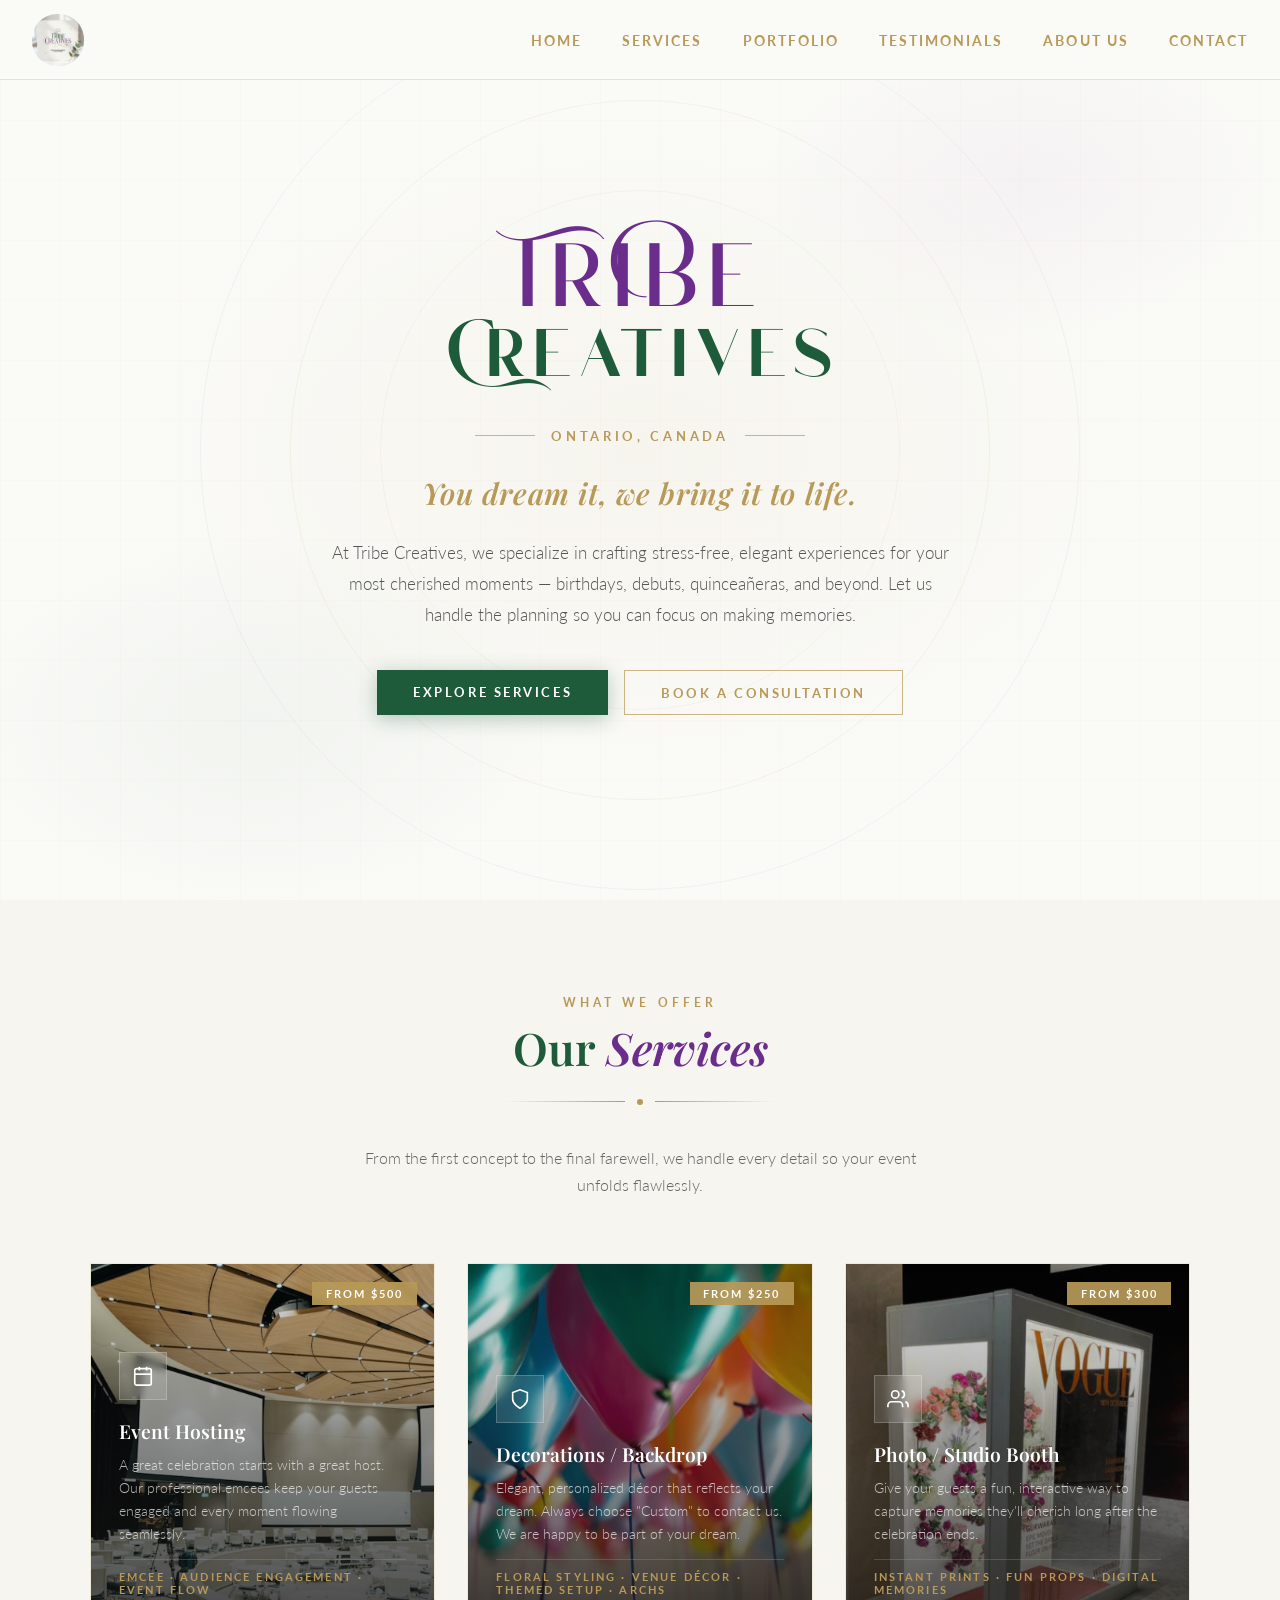
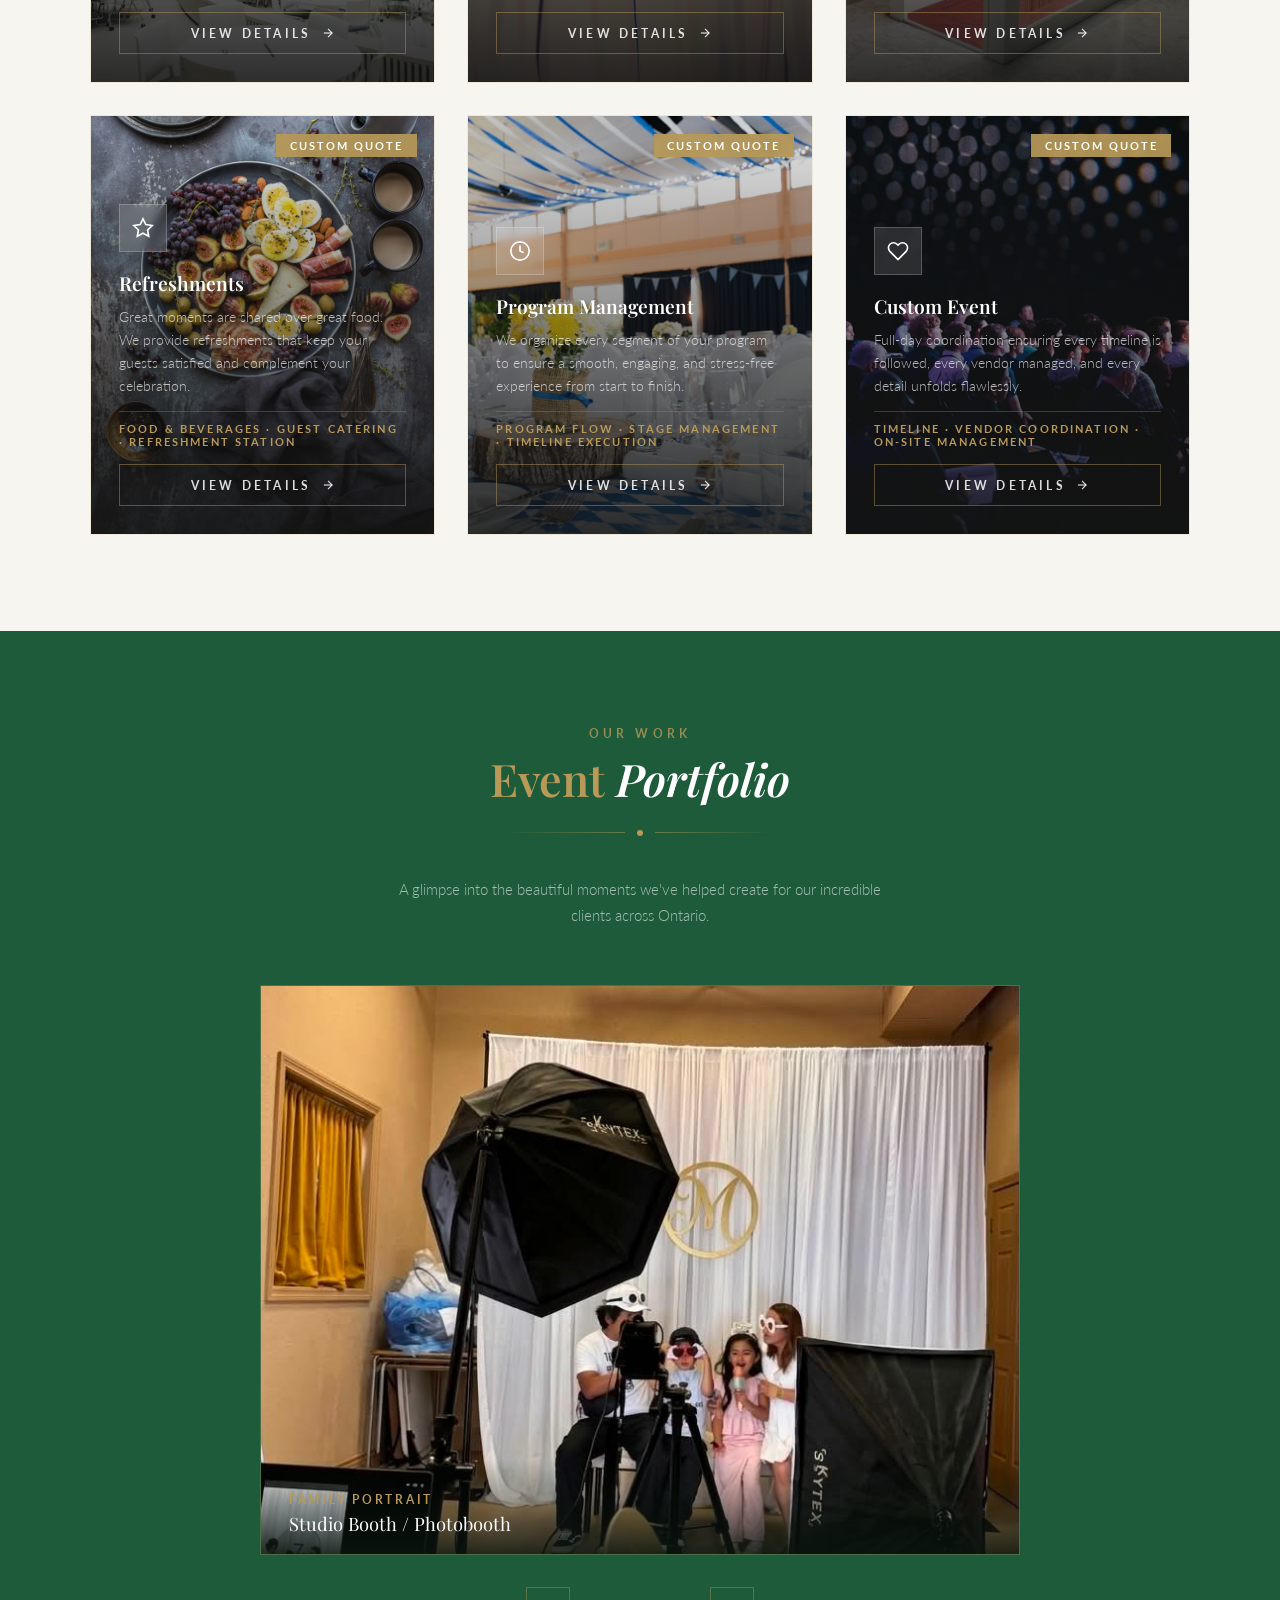
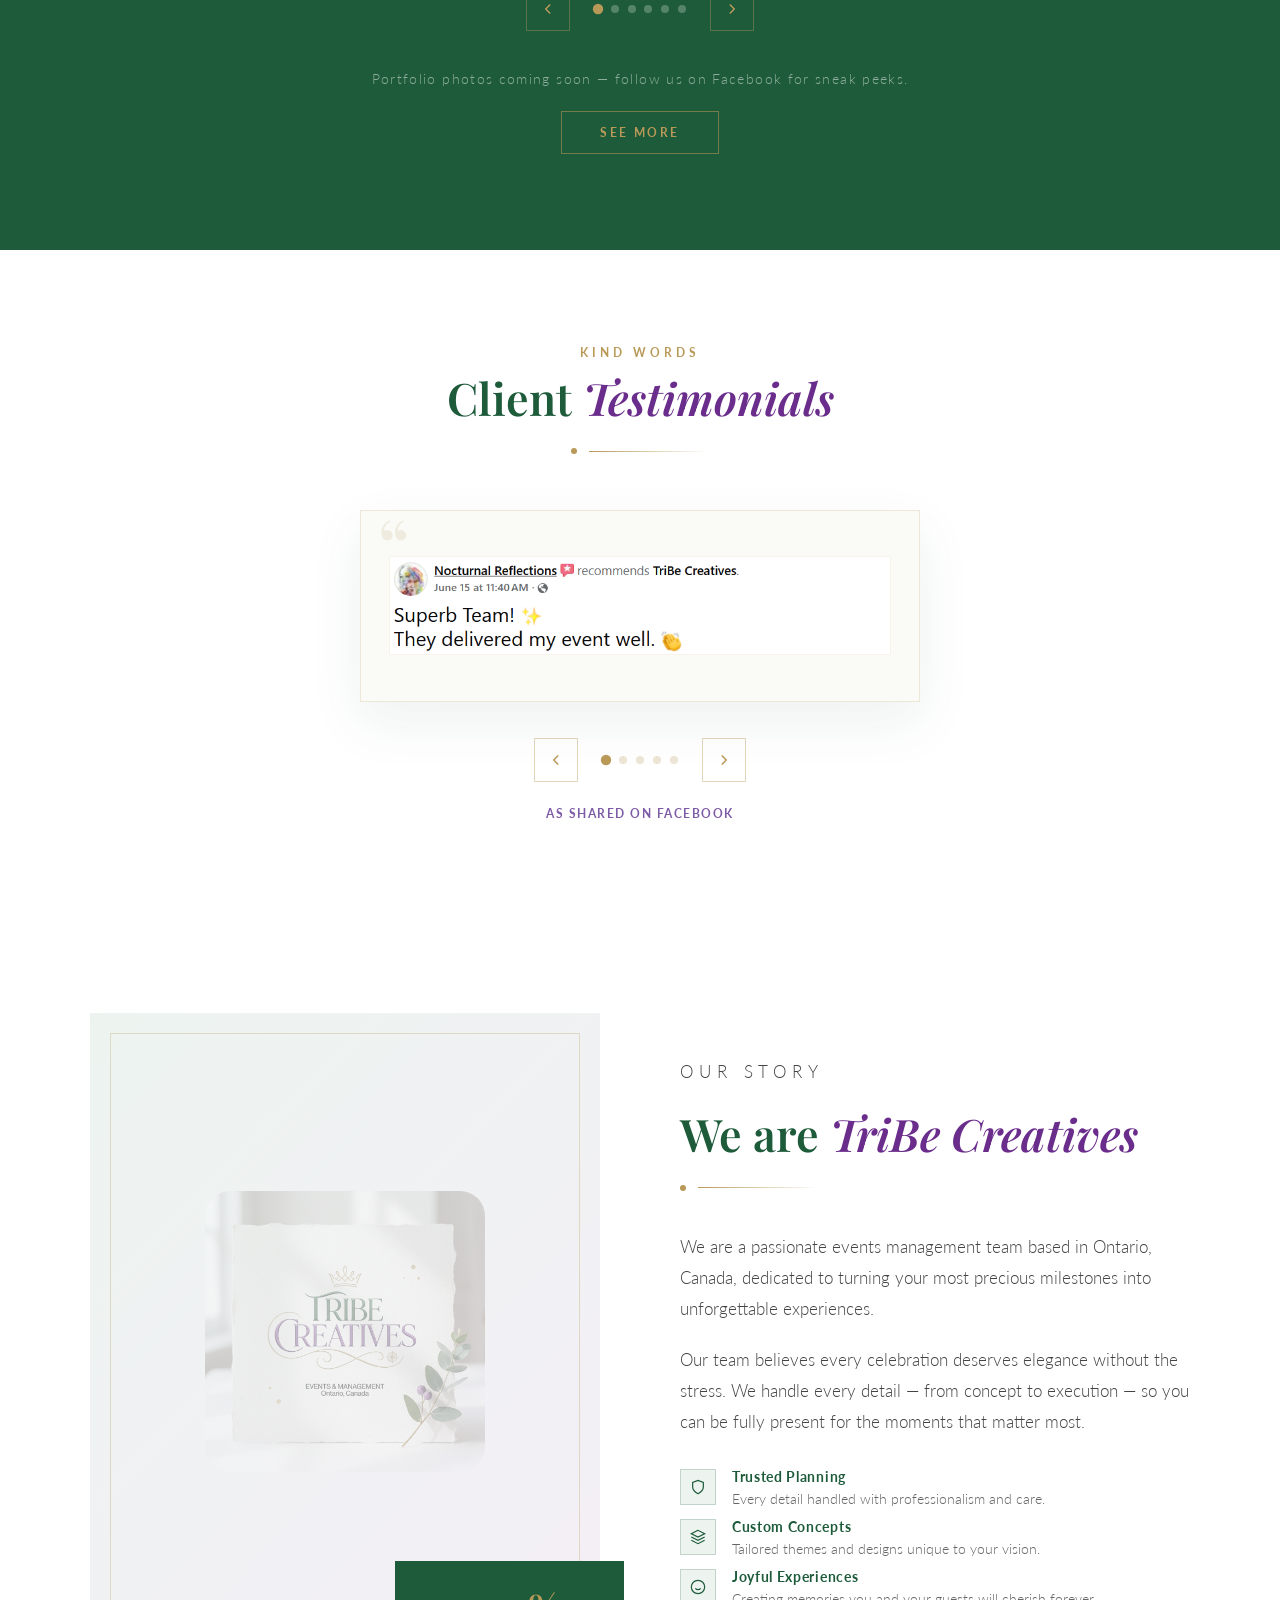
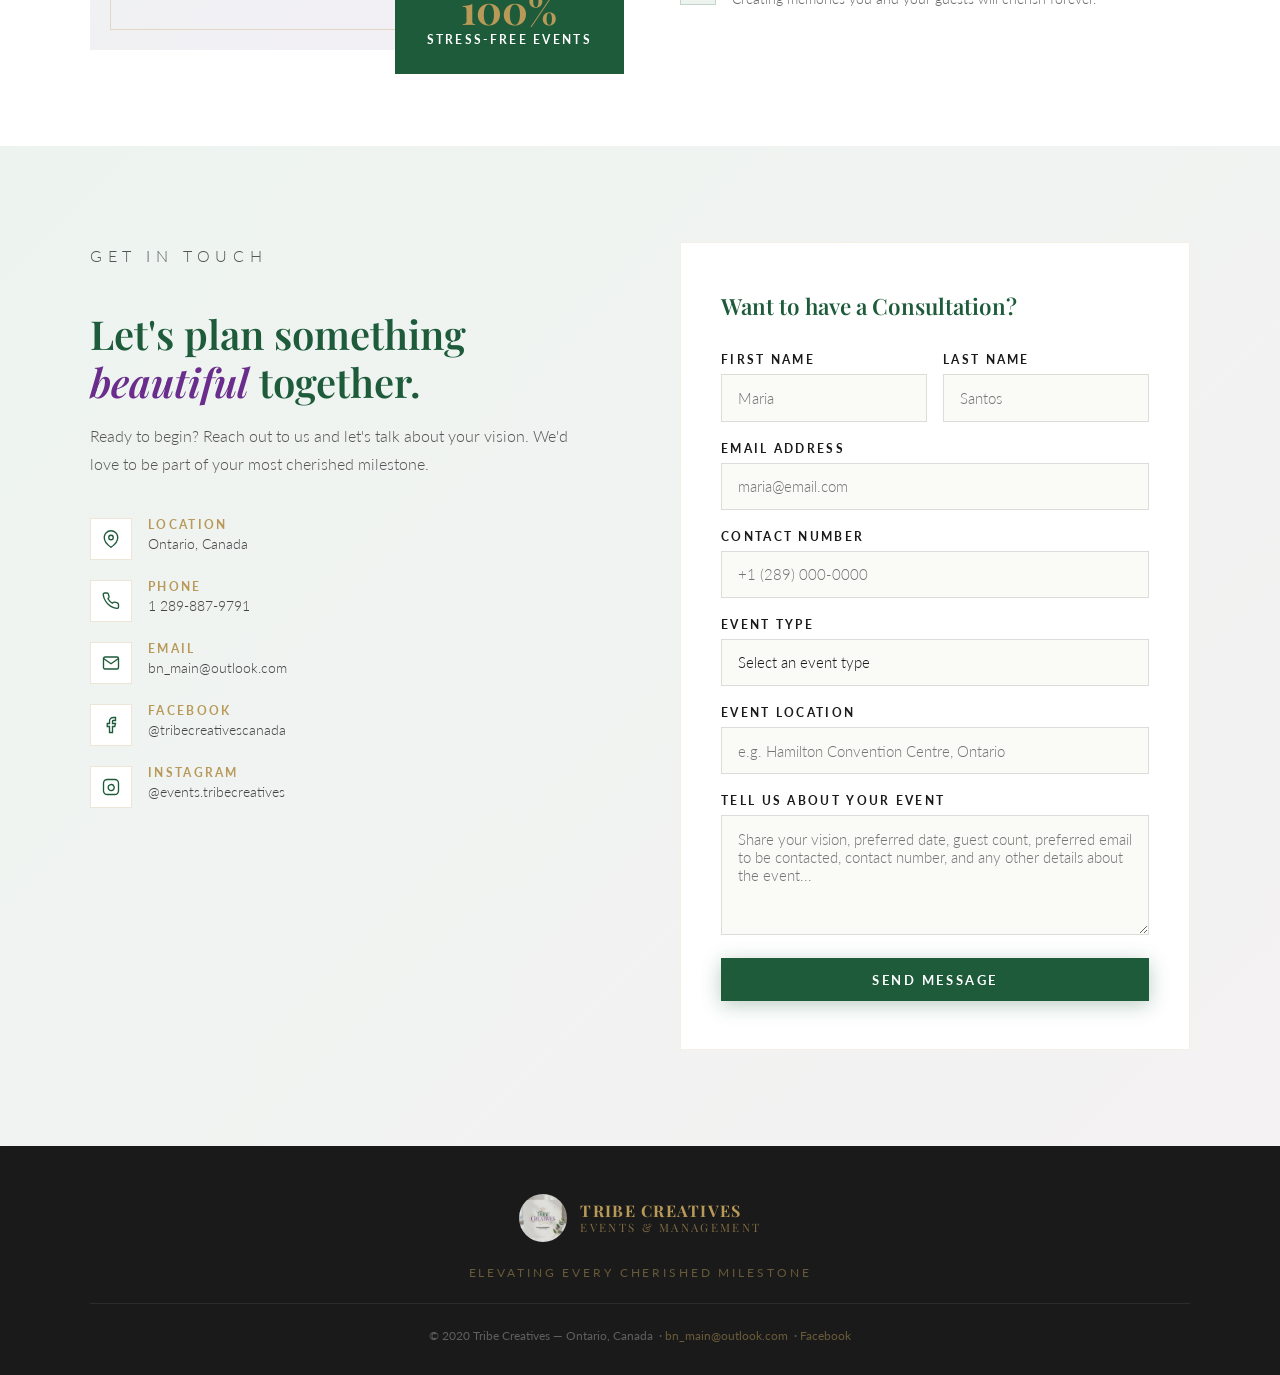
<file: index.html>
<!DOCTYPE html>
<html lang="en">
<head>
  <meta charset="UTF-8" />
  <meta name="viewport" content="width=device-width, initial-scale=1.0"/>
  <title>Tribe Creatives — Events & Management</title>
  <link href="https://fonts.googleapis.com/css2?family=Playfair+Display:ital,wght@0,400;0,600;0,700;1,400&family=Lato:wght@300;400;700&display=swap" rel="stylesheet"/>
  <link rel="icon" type="image/x-icon" href="assets/Icons-Logos/TC-ICON.png">  
  <link rel="stylesheet" href="style.css">
</head>
<body>

<!-- NAV -->
<nav id="main-nav">
  <a href="#home" class="nav-logo">
    <img src="assets/Icons-Logos/TribeCreatives1.png" style="border-radius:25px;" alt="Tribe Creatives logo">
    <div class="nav-brand" id="navBrand">
      <span class="tribe">TRIBE</span>
      <span class="creatives">Creatives</span>
    </div>
  </a>
  <ul class="nav-links">
    <li><a href="#home">Home</a></li>
    <li><a href="#services">Services</a></li>
    <li><a href="#portfolio">Portfolio</a></li>
    <li><a href="#testimonials">Testimonials</a></li>
    <li><a href="#about">About Us</a></li>
    <li><a href="#contact">Contact</a></li>
  </ul>
  <button class="hamburger" id="hamburger" aria-label="Toggle menu">
    <span></span><span></span><span></span>
  </button>
</nav>
<div class="mobile-menu" id="mobile-menu">
  <a href="#home" onclick="closeMobile()">Home</a>
  <a href="#services" onclick="closeMobile()">Services</a>
  <a href="#portfolio" onclick="closeMobile()">Portfolio</a>
  <a href="#testimonials" onclick="closeMobile()">Testimonials</a>
  <a href="#about" onclick="closeMobile()">About Us</a>
  <a href="#contact" onclick="closeMobile()">Contact</a>
</div>

<!-- HERO -->
<section id="home">
  <div class="hero-glow"></div>
  <div class="hero-mesh-light"></div>
  <div class="hero-ring-light hero-ring-light-3"></div>
  <div class="hero-ring-light hero-ring-light-1"></div>
  <div class="hero-ring-light hero-ring-light-2"></div>
  <div class="hero-content">
    <div class="hero-wordmark">
      <span class="hero-wordmark-tribe">Tri</span><span class="hero-wordmark-be">Be</span>
    </div>
    <div class="hero-wordmark-creatives">Creatives</div>
    <div class="hero-location">
      <div class="hero-location-line"></div>
      <span>Ontario, Canada</span>
      <div class="hero-location-line"></div>
    </div>
    <p class="hero-tagline-light">You dream it, we bring it to life.</p>
    <p class="hero-desc-light">At Tribe Creatives, we specialize in crafting stress-free, elegant experiences for your most cherished moments — birthdays, debuts, quinceañeras, and beyond. Let us handle the planning so you can focus on making memories.</p>
    <div class="hero-cta">
      <a href="#services" class="btn-primary">Explore Services</a>
      <a href="#contact" class="btn-outline">Book a Consultation</a>
    </div>
  </div>
</section>

<!-- ==========================================================
     SERVICES SECTION
     HOW TO EDIT CARD TEXT:
       Card title (h3)   → edit the <h3> in each card below
       Card description  → edit the <p> in each card below
       Card tag line     → edit the <span class="service-tag">
       Price badge       → AUTO from SERVICE_DATA in JS (no HTML edit needed)
       All modal content → ALL in SERVICE_DATA in JS — single source of truth
     ========================================================== -->
<section id="services">
  <div class="section-inner">
    <div class="services-header reveal">
      <p class="section-label">What We Offer</p>
      <h2 class="section-title">Our <em>Services</em></h2>
      <div class="section-divider" style="justify-content:center;"><div class="section-divider-dot"></div></div>
      <p style="max-width:560px;margin:0 auto;color:#666;font-size:0.97rem;line-height:1.75;font-weight:300;">From the first concept to the final farewell, we handle every detail so your event unfolds flawlessly.</p>
    </div>
    <div class="services-grid">

      <!-- data-service-key links each card to SERVICE_DATA in JS.
           The price badge is LEFT EMPTY — JS fills it automatically from SERVICE_DATA. -->

      <div class="service-card reveal" data-service-key="hosting">
        <div class="svc-bg svc-bg-planning" style="background-image: url('assets/Display-Services/fullevent-planning.jpg'); background-size: cover; background-position: center;"></div>
        <div class="svc-overlay"></div>
        <div class="svc-price-badge"></div><!-- auto-filled by JS -->
        <div class="svc-content">
          <div class="svc-icon"><svg viewBox="0 0 24 24" fill="none" stroke="white" stroke-width="1.8"><rect x="3" y="4" width="18" height="18" rx="2"/><line x1="16" y1="2" x2="16" y2="6"/><line x1="8" y1="2" x2="8" y2="6"/><line x1="3" y1="10" x2="21" y2="10"/></svg></div>
          <h3>Hosting</h3><!-- edit card title here -->
          <p>A great celebration starts with a great host. Our professional emcees keep your guests engaged and every moment flowing seamlessly.</p>
          <span class="service-tag">Emcee · Audience Engagement · Event Flow</span>
          <button class="btn-view-details" onclick="openDetailModal('hosting')">View Details<svg viewBox="0 0 24 24" fill="none" stroke="currentColor" stroke-width="2"><line x1="5" y1="12" x2="19" y2="12"/><polyline points="12 5 19 12 12 19"/></svg></button>
        </div>
      </div>

      <div class="service-card reveal" data-service-key="decorations">
        <div class="svc-bg svc-bg-design" style="background-image: url('assets/Display-Services/vendorcoordination.jpg'); background-size: cover; background-position: center;"></div>
        <div class="svc-overlay"></div>
        <div class="svc-price-badge"></div>
        <div class="svc-content">
          <div class="svc-icon"><svg viewBox="0 0 24 24" fill="none" stroke="white" stroke-width="1.8"><path d="M12 22s8-4 8-10V5l-8-3-8 3v7c0 6 8 10 8 10z"/></svg></div>
          <h3>Decorations/Backdrop</h3>
          <p>Elegant, personalized décor that reflects your dream.<span> Always choose "Custom" to contact us. We are happy to be part of your dream.</span></p>
          <span class="service-tag">Floral Styling · Venue Décor · Themed Setup · Archs</span>
          <button class="btn-view-details" onclick="openDetailModal('decorations')">View Details<svg viewBox="0 0 24 24" fill="none" stroke="currentColor" stroke-width="2"><line x1="5" y1="12" x2="19" y2="12"/><polyline points="12 5 19 12 12 19"/></svg></button>
        </div>
      </div>

      <div class="service-card reveal" data-service-key="photobooth">
        <div class="svc-bg svc-bg-vendor" style="background-image: url('assets/Display-Services/photobooth.png'); background-size: cover; background-position: center;"></div>
        <div class="svc-overlay"></div>
        <div class="svc-price-badge"></div>
        <div class="svc-content">
          <div class="svc-icon"><svg viewBox="0 0 24 24" fill="none" stroke="white" stroke-width="1.8"><path d="M17 21v-2a4 4 0 0 0-4-4H5a4 4 0 0 0-4 4v2"/><circle cx="9" cy="7" r="4"/><path d="M23 21v-2a4 4 0 0 0-3-3.87"/><path d="M16 3.13a4 4 0 0 1 0 7.75"/></svg></div>
          <h3>Photo/Studio Booth</h3>
          <p>Give your guests a fun, interactive way to capture memories they'll cherish long after the celebration ends.</p>
          <span class="service-tag">Instant Prints · Fun Props · Digital Memories</span>
          <button class="btn-view-details" onclick="openDetailModal('photobooth')">View Details<svg viewBox="0 0 24 24" fill="none" stroke="currentColor" stroke-width="2"><line x1="5" y1="12" x2="19" y2="12"/><polyline points="12 5 19 12 12 19"/></svg></button>
        </div>
      </div>

      <div class="service-card reveal" data-service-key="refreshments">
        <div class="svc-bg svc-bg-debut" style="background-image: url('assets/Display-Services/day-off\ coordination.jpg'); background-size: cover; background-position: center;"></div>
        <div class="svc-overlay"></div>
        <div class="svc-price-badge"></div>
        <div class="svc-content">
          <div class="svc-icon"><svg viewBox="0 0 24 24" fill="none" stroke="white" stroke-width="1.8"><polygon points="12 2 15.09 8.26 22 9.27 17 14.14 18.18 21.02 12 17.77 5.82 21.02 7 14.14 2 9.27 8.91 8.26 12 2"/></svg></div>
          <h3>Refreshments</h3>
          <p>Great moments are shared over great food. We provide refreshments that keep your guests satisfied and complement your celebration.</p>
          <span class="service-tag">Food &amp; Beverages · Guest Catering · Refreshment Station</span>
          <button class="btn-view-details" onclick="openDetailModal('refreshments')">View Details<svg viewBox="0 0 24 24" fill="none" stroke="currentColor" stroke-width="2"><line x1="5" y1="12" x2="19" y2="12"/><polyline points="12 5 19 12 12 19"/></svg></button>
        </div>
      </div>

      <div class="service-card reveal" data-service-key="program">
        <div class="svc-bg svc-bg-dayof" style="background-image: url('assets/Display-Services/designandstyling.jpg'); background-size: cover; background-position: center;"></div>
        <div class="svc-overlay"></div>
        <div class="svc-price-badge"></div>
        <div class="svc-content">
          <div class="svc-icon"><svg viewBox="0 0 24 24" fill="none" stroke="white" stroke-width="1.8"><circle cx="12" cy="12" r="10"/><polyline points="12 6 12 12 16 14"/></svg></div>
          <h3>Program Management</h3>
          <p>We organize every segment of your program to ensure a smooth, engaging, and stress-free experience from start to finish.</p>
          <span class="service-tag">Program Flow · Stage Management · Timeline Execution</span>
          <button class="btn-view-details" onclick="openDetailModal('program')">View Details<svg viewBox="0 0 24 24" fill="none" stroke="currentColor" stroke-width="2"><line x1="5" y1="12" x2="19" y2="12"/><polyline points="12 5 19 12 12 19"/></svg></button>
        </div>
      </div>

      <div class="service-card reveal" data-service-key="coordination">
        <div class="svc-bg svc-bg-custom" style="background-image: url('assets/Display-Services/custom-celebration.jpg'); background-size: cover; background-position: center;"></div>
        <div class="svc-overlay"></div>
        <div class="svc-price-badge"></div>
        <div class="svc-content">
          <div class="svc-icon"><svg viewBox="0 0 24 24" fill="none" stroke="white" stroke-width="1.8"><path d="M20.84 4.61a5.5 5.5 0 0 0-7.78 0L12 5.67l-1.06-1.06a5.5 5.5 0 0 0-7.78 7.78l1.06 1.06L12 21.23l7.78-7.78 1.06-1.06a5.5 5.5 0 0 0 0-7.78z"/></svg></div>
          <h3>Event Coordination</h3>
          <p>Full-day coordination ensuring every timeline is followed, every vendor managed, and every detail unfolds flawlessly.</p>
          <span class="service-tag">Timeline · Vendor Coordination · On-Site Management</span>
          <button class="btn-view-details" onclick="openDetailModal('coordination')">View Details<svg viewBox="0 0 24 24" fill="none" stroke="currentColor" stroke-width="2"><line x1="5" y1="12" x2="19" y2="12"/><polyline points="12 5 19 12 12 19"/></svg></button>
        </div>
      </div>

    </div>
  </div>
</section>

<!-- ==========================================================
     PORTFOLIO SECTION
     Slides are built automatically from PORTFOLIO_DATA in JS.
     Do NOT add slides here manually in the HTML.
     Edit PORTFOLIO_DATA in the <script> below — that is your
     only edit point for adding, removing, or renaming slides.
     ========================================================== -->
<section id="portfolio">
  <div class="section-inner">
    <div class="showcase-header reveal">
      <p class="section-label" style="color:rgba(184,153,88,0.8);">Our Work</p>
      <h2 class="section-title">Event <em style="color:white;font-style:italic;">Portfolio</em></h2>
      <div class="section-divider" style="justify-content:center;"><div class="section-divider-dot" style="background:var(--gold);"></div></div>
      <p style="max-width:520px;margin:0 auto;color:rgba(255,255,255,0.6);font-size:0.95rem;line-height:1.75;font-weight:300;">A glimpse into the beautiful moments we've helped create for our incredible clients across Ontario.</p>
    </div>
    <div class="portfolio-carousel-wrap reveal">
      <div class="portfolio-frame">
        <div class="portfolio-track-outer">
          <!-- Slides injected here by renderPortfolio() in JS — do not add manually -->
          <div class="portfolio-track" id="portfolioTrack"></div>
        </div>
      </div>
      <div class="portfolio-controls">
        <button class="portfolio-btn" id="portfolioPrevBtn" aria-label="Previous"><svg viewBox="0 0 24 24" fill="none" stroke="currentColor" stroke-width="2"><polyline points="15 18 9 12 15 6"/></svg></button>
        <div class="portfolio-dots" id="portfolioDots"></div>
        <button class="portfolio-btn" id="portfolioNextBtn" aria-label="Next"><svg viewBox="0 0 24 24" fill="none" stroke="currentColor" stroke-width="2"><polyline points="9 18 15 12 9 6"/></svg></button>
      </div>
    </div>
    <p class="showcase-coming">Portfolio photos coming soon — follow us on Facebook for sneak peeks.</p>
    <button class="btn-see-more" onclick="window.open('https://www.facebook.com/tribecreativescanada','_blank','noopener,noreferrer')">See More</button>
  </div>
</section>

<!-- TESTIMONIALS -->
<section id="testimonials">
  <div class="section-inner">
    <div class="testimonials-header reveal">
      <p class="section-label">Kind Words</p>
      <h2 class="section-title">Client <em>Testimonials</em></h2>
      <div class="section-divider" style="justify-content:center;"><div class="section-divider-dot"></div></div>
    </div>
    <div class="testi-carousel-wrap reveal">
      <div class="testi-frame">
        <div class="testi-track-outer">
          <div class="testi-track" id="testiTrack">
            <div class="testi-slide"><img src="assets/Testimonials/Testimonial(1).png" alt="Client testimonial 1"></div>
            <div class="testi-slide"><img src="assets/Testimonials/Testimonial(2).png" alt="Client testimonial 2"></div>
            <div class="testi-slide"><img src="assets/Testimonials/Testimonial(3).png" alt="Client testimonial 3"></div>
            <div class="testi-slide"><img src="assets/Testimonials/Testimonial(4).png" alt="Client testimonial 4"></div>
            <div class="testi-slide"><img src="assets/Testimonials/Testimonial(5).png" alt="Client testimonial 5"></div>
          </div>
        </div>
      </div>
      <div class="testi-controls">
        <button class="testi-btn" id="testiPrevBtn"><svg viewBox="0 0 24 24" fill="none" stroke="currentColor" stroke-width="2"><polyline points="15 18 9 12 15 6"/></svg></button>
        <div class="testi-dots" id="testiDots"></div>
        <button class="testi-btn" id="testiNextBtn"><svg viewBox="0 0 24 24" fill="none" stroke="currentColor" stroke-width="2"><polyline points="9 18 15 12 9 6"/></svg></button>
      </div>
      <p class="testi-source">As shared on Facebook</p>
    </div>
  </div>
</section>

<!-- ABOUT -->
<section id="about">
  <div class="section-inner">
    <div class="about-grid">
      <div class="about-image-wrap reveal">
        <div class="about-img-placeholder"><img src="assets/Icons-Logos/TribeCreatives1.png" style="border-radius:25px;" alt="Tribe Creatives logo"></div>
        <div class="about-accent-box"><span class="num">100%</span><span class="label">Stress-Free Events</span></div>
      </div>
      <div class="about-text reveal">
        <p class="section-label">Our Story</p>
        <h2 class="section-title">We are <em>TriBe Creatives</em></h2>
        <div class="section-divider"><div class="section-divider-dot"></div></div>
        <p>We are a passionate events management team based in Ontario, Canada, dedicated to turning your most precious milestones into unforgettable experiences.</p>
        <p>Our team believes every celebration deserves elegance without the stress. We handle every detail — from concept to execution — so you can be fully present for the moments that matter most.</p>
        <div class="about-pillars">
          <div class="pillar"><div class="pillar-icon"><svg viewBox="0 0 24 24" fill="none" stroke="#1D5B3A" stroke-width="1.8"><path d="M12 22s8-4 8-10V5l-8-3-8 3v7c0 6 8 10 8 10z"/></svg></div><div class="pillar-text"><strong>Trusted Planning</strong><span>Every detail handled with professionalism and care.</span></div></div>
          <div class="pillar"><div class="pillar-icon"><svg viewBox="0 0 24 24" fill="none" stroke="#1D5B3A" stroke-width="1.8"><path d="M12 2L2 7l10 5 10-5-10-5z"/><path d="M2 17l10 5 10-5M2 12l10 5 10-5"/></svg></div><div class="pillar-text"><strong>Custom Concepts</strong><span>Tailored themes and designs unique to your vision.</span></div></div>
          <div class="pillar"><div class="pillar-icon"><svg viewBox="0 0 24 24" fill="none" stroke="#1D5B3A" stroke-width="1.8"><circle cx="12" cy="12" r="10"/><path d="M8 14s1.5 2 4 2 4-2 4-2"/><line x1="9" y1="9" x2="9.01" y2="9"/><line x1="15" y1="9" x2="15.01" y2="9"/></svg></div><div class="pillar-text"><strong>Joyful Experiences</strong><span>Creating memories you and your guests will cherish forever.</span></div></div>
        </div>
      </div>
    </div>
  </div>
</section>

<!-- CONTACT -->
<section id="contact">
  <div class="section-inner">
    <div class="contact-grid">
      <div class="contact-info reveal">
        <p class="section-label">Get In Touch</p>
        <h2>Let's plan something <em>beautiful</em> together.</h2>
        <p>Ready to begin? Reach out to us and let's talk about your vision. We'd love to be part of your most cherished milestone.</p>
        <div class="contact-details">
          <div class="contact-row"><div class="contact-row-icon"><svg viewBox="0 0 24 24" fill="none" stroke="#1D5B3A" stroke-width="1.8"><path d="M21 10c0 7-9 13-9 13s-9-6-9-13a9 9 0 0 1 18 0z"/><circle cx="12" cy="10" r="3"/></svg></div><div class="contact-row-text"><strong>Location</strong><span>Ontario, Canada</span></div></div>
          <div class="contact-row"><div class="contact-row-icon"><svg viewBox="0 0 24 24" fill="none" stroke="#1D5B3A" stroke-width="1.8"><path d="M22 16.92v3a2 2 0 0 1-2.18 2 19.79 19.79 0 0 1-8.63-3.07A19.5 19.5 0 0 1 4.69 12 19.79 19.79 0 0 1 1.61 3.45 2 2 0 0 1 3.6 1.27h3a2 2 0 0 1 2 1.72c.127.96.361 1.903.7 2.81a2 2 0 0 1-.45 2.11L7.91 8.96a16 16 0 0 0 6 6l.94-.94a2 2 0 0 1 2.11-.45c.907.339 1.85.573 2.81.7A2 2 0 0 1 21.73 16z"/></svg></div><div class="contact-row-text"><strong>Phone</strong><a href="tel:12898879791">1 289-887-9791</a></div></div>
          <div class="contact-row"><div class="contact-row-icon"><svg viewBox="0 0 24 24" fill="none" stroke="#1D5B3A" stroke-width="1.8"><path d="M4 4h16c1.1 0 2 .9 2 2v12c0 1.1-.9 2-2 2H4c-1.1 0-2-.9-2-2V6c0-1.1.9-2 2-2z"/><polyline points="22,6 12,13 2,6"/></svg></div><div class="contact-row-text"><strong>Email</strong><a href="mailto:bn_main@outlook.com">bn_main@outlook.com</a></div></div>
          <div class="contact-row"><div class="contact-row-icon"><svg viewBox="0 0 24 24" fill="none" stroke="#1D5B3A" stroke-width="1.8"><path d="M18 2h-3a5 5 0 0 0-5 5v3H7v4h3v8h4v-8h3l1-4h-4V7a1 1 0 0 1 1-1h3z"/></svg></div><div class="contact-row-text"><strong>Facebook</strong><a href="https://www.facebook.com/tribecreativescanada" target="_blank" rel="noopener noreferrer">@tribecreativescanada</a></div></div>
          <div class="contact-row"><div class="contact-row-icon"><svg viewBox="0 0 24 24" fill="none" stroke="#1D5B3A" stroke-width="1.8"><rect x="2" y="2" width="20" height="20" rx="5" ry="5"></rect><line x1="17.5" y1="6.5" x2="17.51" y2="6.5"></line><path d="M16 11.37a4 4 0 1 1-7.75 1.24 4 4 0 0 1 7.75-1.24z"></path></svg></div><div class="contact-row-text"><strong>Instagram</strong><a href="https://www.instagram.com/events.tribecreatives" target="_blank" rel="noopener noreferrer">@events.tribecreatives</a></div></div>
        </div>
      </div>
      <div class="contact-form-wrap reveal">
        <h3>Want to have a Consultation?</h3>
        <div class="form-row">
          <div class="form-group"><label for="fname">First Name</label><input type="text" id="fname" placeholder="Maria" maxlength="50" autocomplete="given-name"/></div>
          <div class="form-group"><label for="lname">Last Name</label><input type="text" id="lname" placeholder="Santos" maxlength="50" autocomplete="family-name"/></div>
        </div>
        <div class="form-group"><label for="email">Email Address</label><input type="email" id="email" placeholder="maria@email.com" maxlength="100" autocomplete="email"/></div>
        <div class="form-group"><label for="phone">Contact Number</label><input type="tel" id="phone" placeholder="+1 (289) 000-0000" maxlength="20" autocomplete="tel"/></div>
        <div class="form-group">
          <label for="event-type">Event Type</label>
          <select id="event-type"><option value="" disabled selected>Select an event type</option><option>Birthday Celebration</option><option>Debut (18th Birthday)</option><option>Quinceañera</option><option>Bridal Shower</option><option>Anniversary</option><option>Other</option></select>
        </div>
        <div class="form-group"><label for="event-location">Event Location</label><input type="text" id="event-location" placeholder="e.g. Hamilton Convention Centre, Ontario" maxlength="100"/></div>
        <div class="form-group"><label for="message">Tell Us About Your Event</label><textarea id="message" placeholder="Share your vision, preferred date, guest count, preferred email to be contacted, contact number, and any other details about the event..." maxlength="1000"></textarea></div>
        <button class="btn-primary" id="contactSubmitBtn" style="width:100%;" onclick="submitContactForm()">Send Message</button>
      </div>
    </div>
  </div>
</section>

<!-- FOOTER -->
<footer>
  <div class="footer-inner">
    <div class="footer-logo">
      <div class="footer-logo-img-wrap"><img src="assets/Icons-Logos/TribeCreatives1.png" style="border-radius:25px;" alt="Tribe Creatives logo"></div>
      <div class="footer-brand"><span class="tribe">TRIBE CREATIVES</span><span class="creatives">Events &amp; Management</span></div>
    </div>
    <p class="footer-motto">Elevating Every Cherished Milestone</p>
    <div class="footer-divider"></div>
    <p class="footer-bottom">&copy; 2020 Tribe Creatives — Ontario, Canada &nbsp;&middot;&nbsp;<a href="mailto:bn_main@outlook.com">bn_main@outlook.com</a> &nbsp;&middot;&nbsp;<a href="https://www.facebook.com/tribecreativescanada" target="_blank" rel="noopener noreferrer">Facebook</a></p>
  </div>
</footer>

<!-- SERVICE DETAIL MODAL -->
<div class="svc-detail-overlay" id="svcDetailOverlay" role="dialog" aria-modal="true" aria-labelledby="sdmServiceName">
  <div class="svc-detail-modal" id="svcDetailModal">
    <div class="sdm-header">
      <div class="sdm-header-left">
        <div><span class="sdm-service-eyebrow">Service</span><span class="sdm-service-name" id="sdmServiceName">—</span></div>
        <div class="sdm-page-counter" id="sdmPageCounter">1 / 1</div>
      </div>
      <button class="sdm-close" id="sdmCloseBtn" aria-label="Close">&times;</button>
    </div>
    <div class="sdm-body">
      <div class="sdm-info-col"><div class="sdm-info-track-outer"><div class="sdm-info-track" id="sdmInfoTrack"></div></div></div>
      <div class="sdm-img-col"><div class="sdm-img-track-outer"><div class="sdm-img-track" id="sdmImgTrack"></div></div></div>
    </div>
    <div class="sdm-nav">
      <button class="sdm-nav-btn" id="sdmPrevBtn"><svg viewBox="0 0 24 24" fill="none" stroke="currentColor" stroke-width="2"><polyline points="15 18 9 12 15 6"/></svg></button>
      <div class="sdm-dots" id="sdmDots"></div>
      <button class="sdm-nav-btn" id="sdmNextBtn"><svg viewBox="0 0 24 24" fill="none" stroke="currentColor" stroke-width="2"><polyline points="9 18 15 12 9 6"/></svg></button>
    </div>
    <div class="sdm-footer">
      <div class="sdm-selection-pill" id="sdmSelectionPill"><span>Select an event above to continue</span></div>
      <div class="sdm-footer-btns">
        <button class="btn-sdm-back" id="sdmBackBtn">&#8592; Go Back</button>
        <button class="btn-sdm-proceed" id="sdmProceedBtn">Fill in Details<svg viewBox="0 0 24 24" fill="none" stroke="currentColor" stroke-width="2"><line x1="5" y1="12" x2="19" y2="12"/><polyline points="12 5 19 12 12 19"/></svg></button>
      </div>
    </div>
  </div>
</div>

<!-- BOOKING FORM MODAL -->
<div class="modal-overlay" id="bookOverlay" role="dialog" aria-modal="true">
  <div class="book-modal">
    <div class="book-modal-head">
      <div class="step-track"><div class="step-pip done"></div><div class="step-pip active"></div><span class="step-track-label">Step 2 of 2 — Your Details</span></div>
      <h2>Booking Form</h2>
      <p class="book-modal-subtitle">Complete your request</p>
      <div class="bm-summary-chip" id="bmSummaryChip">
        <div class="bm-chip-item"><span class="bm-chip-label">Service</span><span class="bm-chip-value" id="bmChipService">—</span></div>
        <div class="bm-chip-divider"></div>
        <div class="bm-chip-item"><span class="bm-chip-label">Event Type</span><span class="bm-chip-value" id="bmChipEvent">—</span></div>
        <div class="bm-chip-divider"></div>
        <div class="bm-chip-item"><span class="bm-chip-label">Price</span><span class="bm-chip-value" id="bmChipPrice">—</span></div>
      </div>
      <button class="modal-x" id="bookCloseBtn" aria-label="Close">&times;</button>
    </div>
    <div class="book-modal-body" id="bookFormWrap">
      <div class="bf-grid">
        <input type="hidden" id="bf-service-name">
        <input type="hidden" id="bf-event-name">
        <input type="hidden" id="bf-price">
        <div class="bf-group"><label for="bf-fname">First Name</label><input type="text" id="bf-fname" placeholder="Maria" maxlength="50" autocomplete="given-name"/></div>
        <div class="bf-group"><label for="bf-lname">Last Name</label><input type="text" id="bf-lname" placeholder="Santos" maxlength="50" autocomplete="family-name"/></div>
        <div class="bf-group span2"><label for="bf-email">Email Address</label><input type="email" id="bf-email" placeholder="maria@email.com" maxlength="100" autocomplete="email"/></div>
        <div class="bf-group span2"><label for="bf-phone">Contact Number</label><input type="tel" id="bf-phone" placeholder="+1 (289) 000-0000" maxlength="20" autocomplete="tel"/></div>
        <div class="bf-group"><label for="bf-selected-service">Selected Service</label><input type="text" id="bf-selected-service" readonly/></div>
        <div class="bf-group"><label for="bf-selected-event">Event Type</label><input type="text" id="bf-selected-event" readonly/></div>
        <div class="bf-group"><label for="bf-selected-price">Price</label><input type="text" id="bf-selected-price" readonly/></div>
        <div class="bf-group"><label for="bf-guest-count">Est. Guest Count <small>(Optional)</small></label><input type="number" id="bf-guest-count" placeholder="e.g. 150" min="1" max="9999"/></div>
        <div class="bf-group span2"><label for="bf-location">Event Location</label><input type="text" id="bf-location" placeholder="e.g. Hamilton Convention Centre, Ontario" maxlength="100"/></div>
        <div class="bf-group span2"><label for="bf-date">Preferred Event Date</label><input type="date" id="bf-date"/></div>
        <div class="bf-group span2"><label for="bf-notes">Tell Us About Your Event</label><textarea id="bf-notes" placeholder="Share your vision, preferred date, guest count, preferred email to be contacted, contact number, and any other details about the event..." maxlength="1000"></textarea></div>
      </div>
      <div class="bf-actions">
        <button class="btn-back" id="bookBackBtn">&#8592; Back</button>
        <button class="btn-book-submit" id="bookSubmitBtn" onclick="submitBooking()">Book Consultation</button>
      </div>
    </div>
    <div class="book-success" id="bookSuccess">
      <div class="success-icon-wrap"><svg viewBox="0 0 24 24" fill="none" stroke="#1D5B3A" stroke-width="2.2"><path d="M22 11.08V12a10 10 0 1 1-5.93-9.14"/><polyline points="22 4 12 14.01 9 11.01"/></svg></div>
      <h3>Booking Request Sent!</h3>
      <p>Thank you! We've received your request for:</p>
      <div class="success-svc-name" id="successSvcName"></div>
      <p style="margin-top:1rem;">Our team will reach out within <strong>24 hours</strong> to confirm your appointment.</p>
      <button class="btn-primary" onclick="closeBookModal()">Back to Site</button>
    </div>
  </div>
</div>

<script src="portfolio-data.js"></script>
<script src="main.js"></script>
</body>
</html>
</file>
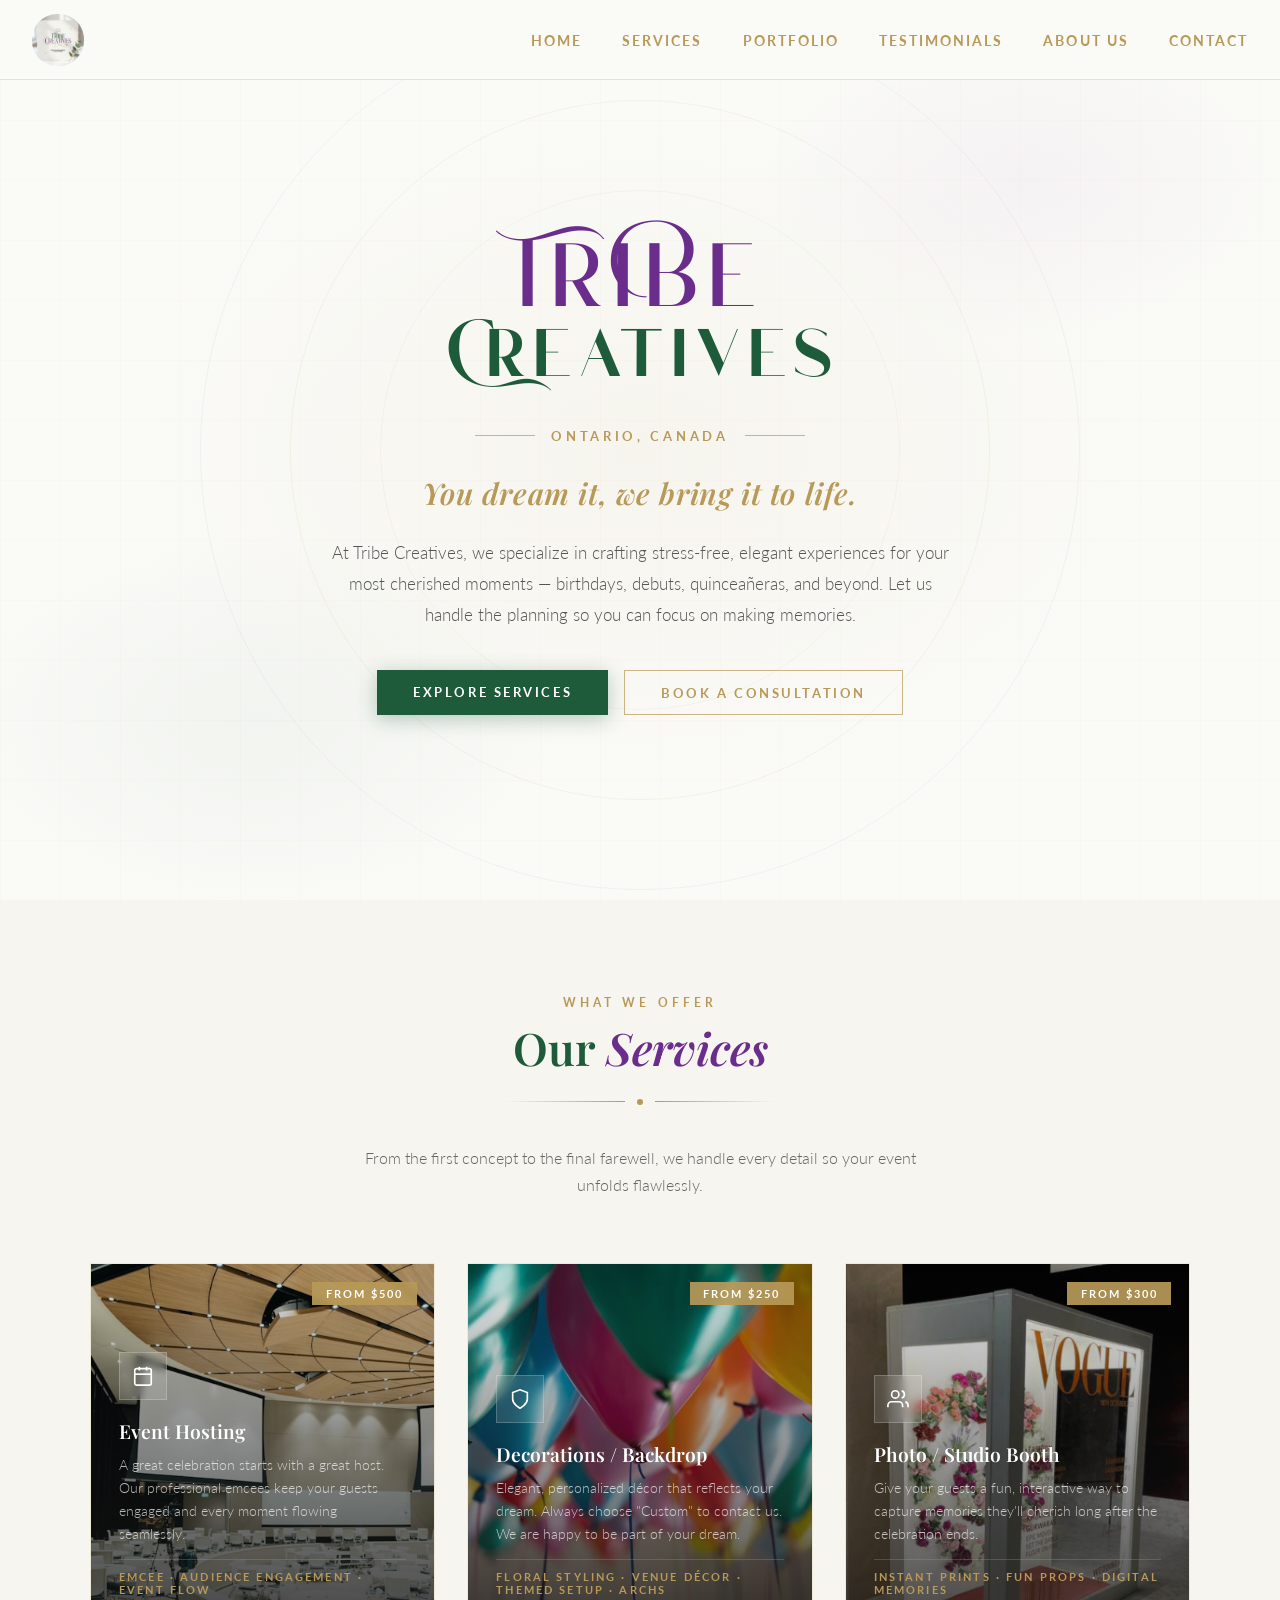
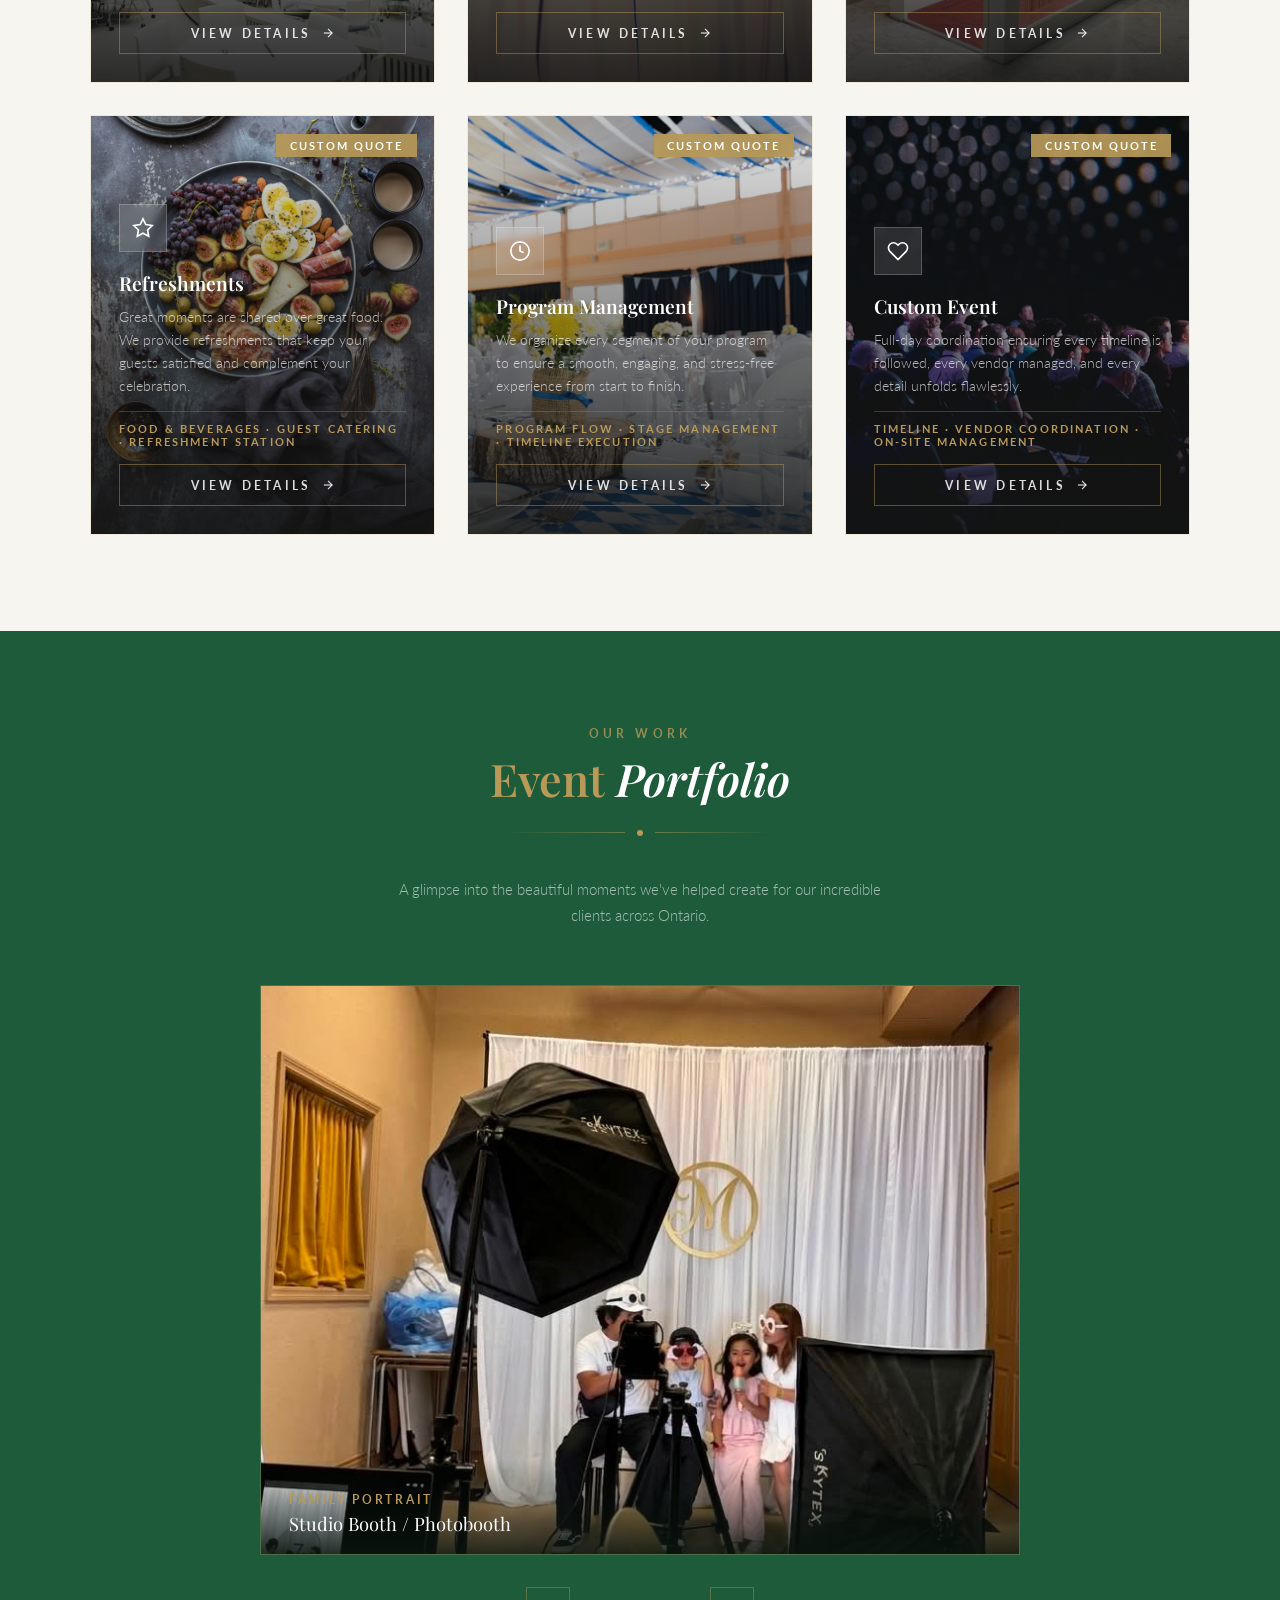
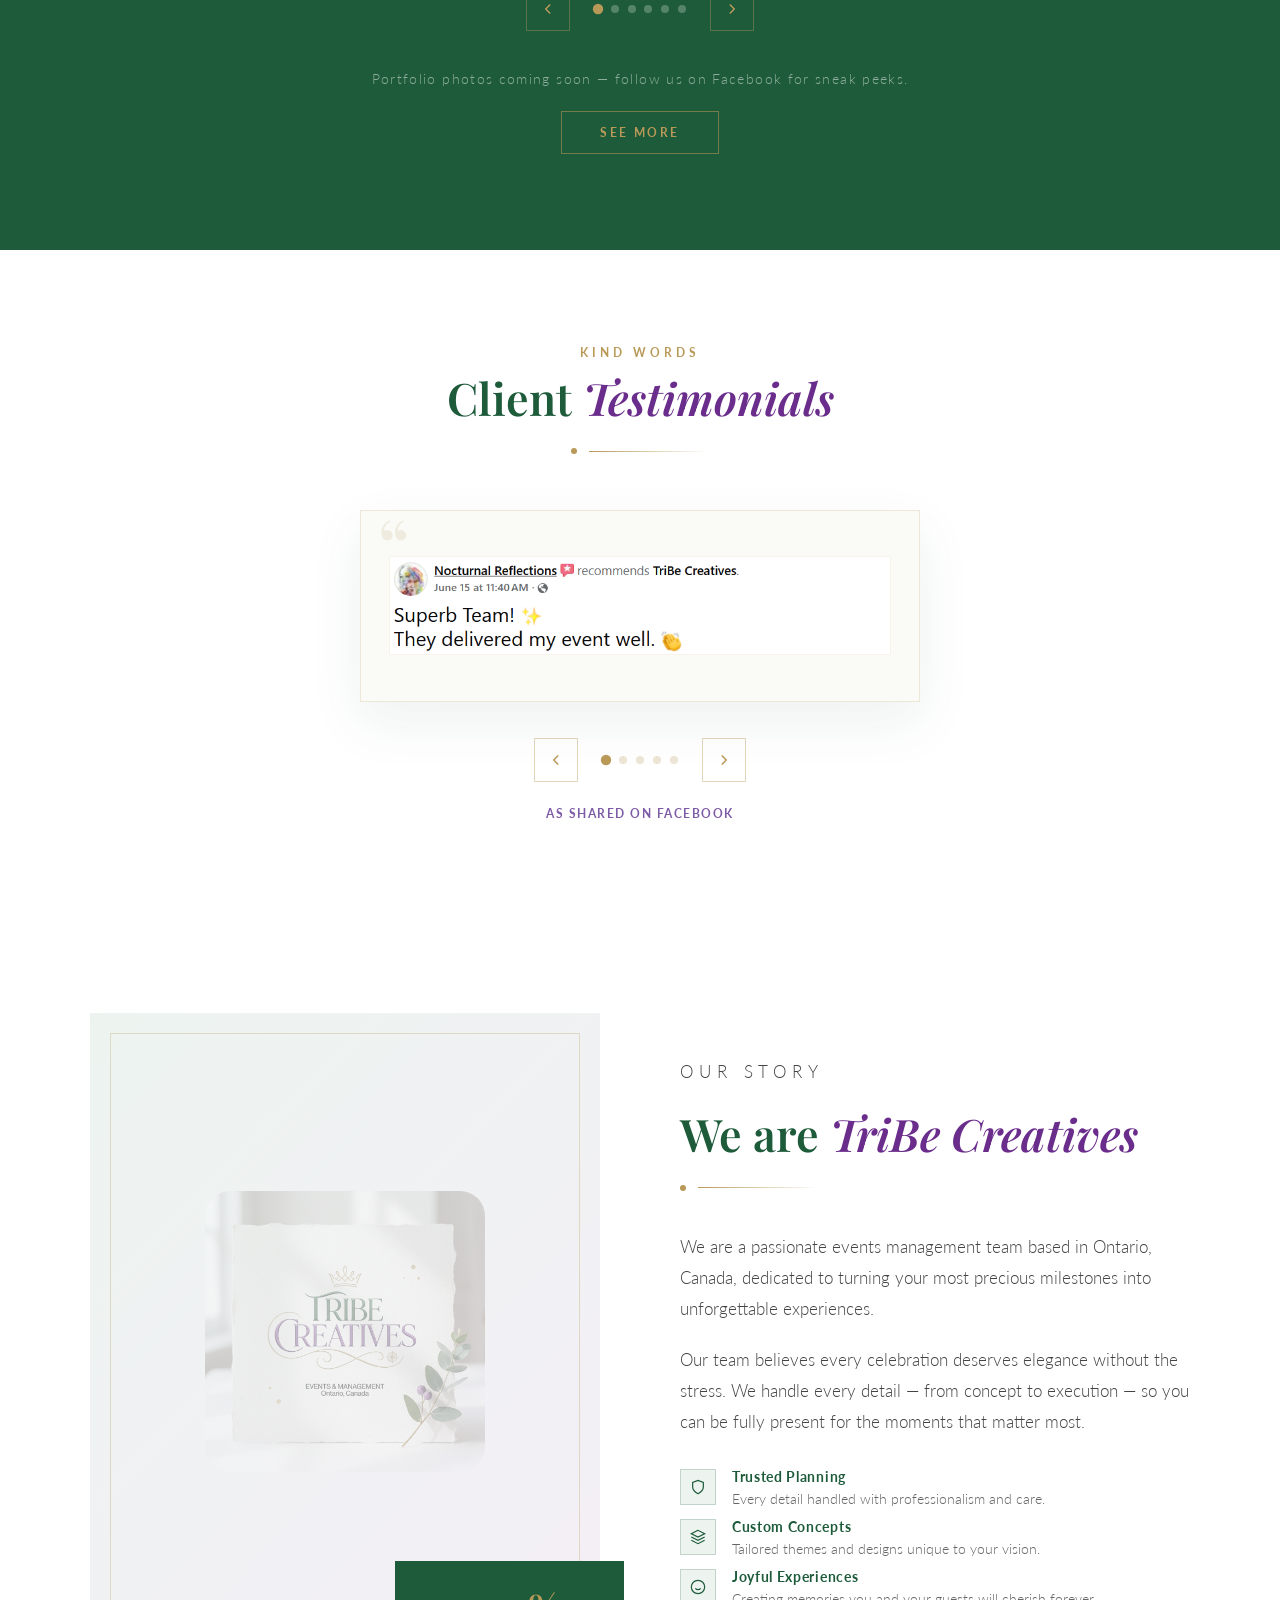
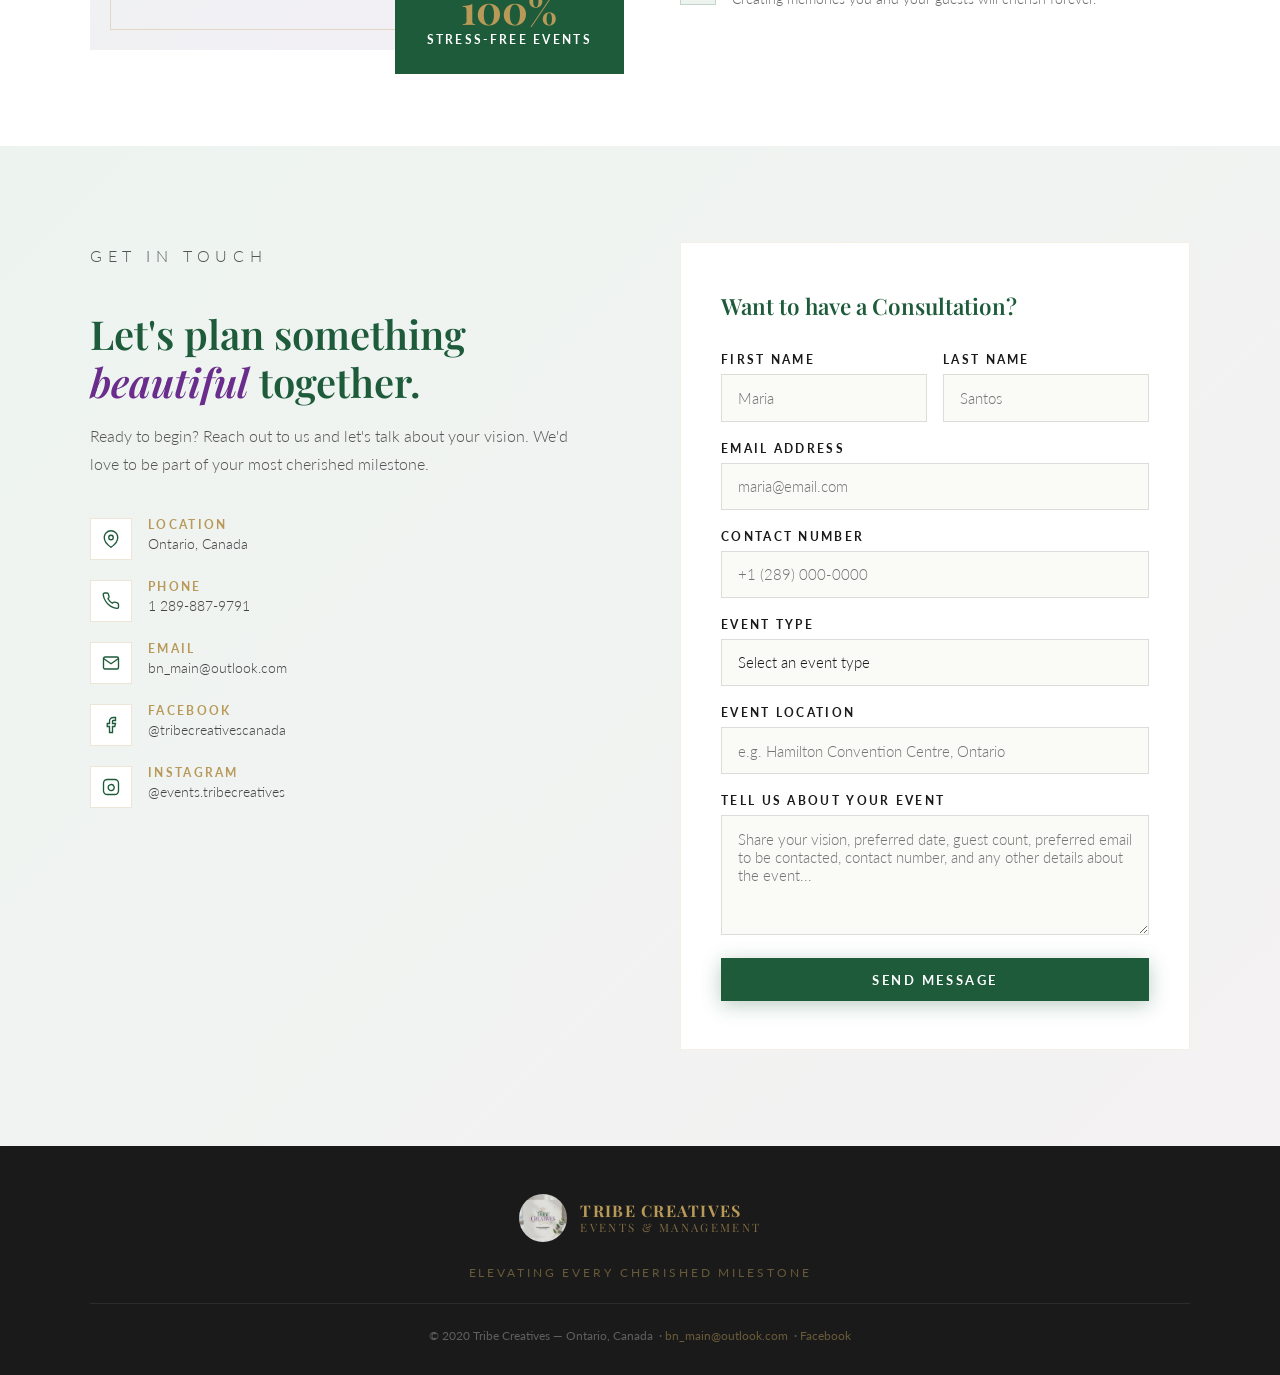
<file: indexxxx.html>
<!DOCTYPE html>
<html lang="en">
<head>
  <meta charset="UTF-8" />
  <meta name="viewport" content="width=device-width, initial-scale=1.0"/>
  <title>Tribe Creatives — Events & Management</title>
  <link href="https://fonts.googleapis.com/css2?family=Playfair+Display:ital,wght@0,400;0,600;0,700;1,400&family=Lato:wght@300;400;700&display=swap" rel="stylesheet"/>
  <link rel="icon" type="image/x-icon" href="assets/Icons-Logos/TC-ICON.png">  
  <style>
    :root {
      --green: #1D5B3A;
      --purple: #6B2D8C;
      --gold: #B89958;
      --berry: #7D5BA6;
      --dark: #1A1A1A;
      --cream: #FAFAF7;
      --white: #FFFFFF;
      --light-green: #edf4f0;
    }

    *, *::before, *::after { box-sizing: border-box; margin: 0; padding: 0; }
    html { scroll-behavior: smooth; }
    body { font-family: 'Lato', sans-serif; background: var(--cream); color: var(--dark); overflow-x: hidden; }

    @font-face {
      font-family: 'Hello Paris';
      src: url('assets/Fonts/Hello Paris Sans Medium.ttf') format('truetype');
      font-weight: 500; font-style: normal;
    }
    @font-face {
      font-family: 'Hello Paris';
      src: url('assets/Fonts/Hello Paris Sans Bold.ttf') format('truetype');
      font-weight: 700; font-style: normal;
    }

    /* NAV */
    nav {
      position: fixed; top: 0; left: 0; right: 0; z-index: 999;
      background: rgba(250,250,247,0.96); backdrop-filter: blur(8px);
      border-bottom: 1px solid rgba(184,153,88,0.25);
      display: flex; align-items: center; justify-content: space-between;
      padding: 0.75rem 2rem; transition: box-shadow 0.3s;
    }
    nav.scrolled { box-shadow: 0 2px 20px rgba(29,91,58,0.1); }
    .nav-logo { display: flex; align-items: center; gap: 0.75rem; text-decoration: none; }
    .nav-logo img { height: 52px; width: 52px; object-fit: contain; }
    .nav-brand { display: flex; flex-direction: column; line-height: 1.1; opacity: 0; transition: opacity 0.4s ease; pointer-events: none; }
    .nav-brand.visible { opacity: 1; pointer-events: all; }
    .nav-brand .tribe { font-family: 'Hello Paris', sans-serif; font-size: 2.2rem; font-weight: 700; color: var(--purple); letter-spacing: 0.1em; }
    .nav-brand .creatives { font-family: 'Hello Paris', sans-serif; font-size: 1.5rem; font-weight: 500; color: var(--green); letter-spacing: 0.01em; margin-top: -10px; }
    .nav-links { display: flex; gap: 2.5rem; list-style: none; }
    .nav-links a { text-decoration: none; font-size: 0.85rem; letter-spacing: 0.15em; text-transform: uppercase; font-weight: 700; color: var(--gold); position: relative; padding-bottom: 3px; transition: color 0.2s; }
    .nav-links a::after { content: ''; position: absolute; bottom: 0; left: 0; width: 0; height: 1.5px; background: var(--purple); transition: width 0.3s ease; }
    .nav-links a:hover { color: var(--green); }
    .nav-links a:hover::after { width: 100%; }
    .hamburger { display: none; flex-direction: column; gap: 5px; cursor: pointer; background: none; border: none; padding: 4px; }
    .hamburger span { display: block; width: 25px; height: 2px; background: var(--green); transition: all 0.3s; }
    .mobile-menu { display: none; position: fixed; top: 72px; left: 0; right: 0; background: rgba(250,250,247,0.98); backdrop-filter: blur(12px); padding: 1.5rem 2rem 2rem; z-index: 998; border-bottom: 1px solid rgba(184,153,88,0.25); flex-direction: column; gap: 1.25rem; }
    .mobile-menu.open { display: flex; }
    .mobile-menu a { text-decoration: none; font-size: 1rem; letter-spacing: 0.15em; text-transform: uppercase; font-weight: 700; color: var(--dark); padding: 0.5rem 0; border-bottom: 1px solid rgba(184,153,88,0.15); transition: color 0.2s; }
    .mobile-menu a:hover { color: var(--green); }

    /* HERO */
    #home { min-height: 100vh; display: flex; flex-direction: column; align-items: center; justify-content: center; text-align: center; padding: 7rem 2rem 5rem; position: relative; overflow: hidden; background-color: var(--cream); }
    .hero-ring-light { position: absolute; top: 50%; left: 50%; transform: translate(-50%, -50%); border-radius: 50%; pointer-events: none; z-index: 0; }
    .hero-ring-light-1 { width: 700px; height: 700px; border: 1px solid rgba(184,153,88,0.1); }
    .hero-ring-light-2 { width: 520px; height: 520px; border: 1px solid rgba(184,153,88,0.08); }
    .hero-ring-light-3 { width: 880px; height: 880px; border: 1px solid rgba(107,45,140,0.05); }
    .hero-glow { position: absolute; inset: 0; z-index: 0; pointer-events: none; background: radial-gradient(ellipse 60% 55% at 50% 50%, rgba(184,153,88,0.06) 0%, transparent 70%), radial-gradient(ellipse 40% 35% at 20% 80%, rgba(29,91,58,0.04) 0%, transparent 60%), radial-gradient(ellipse 35% 30% at 80% 20%, rgba(107,45,140,0.04) 0%, transparent 60%); }
    .hero-mesh-light { position: absolute; inset: 0; z-index: 0; pointer-events: none; background-image: linear-gradient(rgba(184,153,88,0.025) 1px, transparent 1px), linear-gradient(90deg, rgba(184,153,88,0.025) 1px, transparent 1px); background-size: 60px 60px; }
    .hero-content { position: relative; z-index: 2; max-width: 820px; margin: 0 auto; }
    .hero-wordmark { margin-bottom: 0.25rem; animation: fadeUp 0.9s 0.25s ease both; line-height: 1.05; }
    .hero-wordmark-tribe, .hero-wordmark-be { font-family: 'Hello Paris', sans-serif; font-size: clamp(5rem, 10vw, 8rem); font-weight: 500; color: var(--purple); letter-spacing: .03em; display: inline; line-height: 1; }
    .hero-wordmark-creatives { font-family: 'Hello Paris', sans-serif; font-size: clamp(4.5rem, 8.5vw, 6rem); font-weight: 700; color: var(--green); letter-spacing: 0.01em; display: block; margin-top: -40px; }
    .hero-location { display: inline-flex; align-items: center; gap: 1rem; margin: 1.5rem 0 1.75rem; animation: fadeUp 0.9s 0.4s ease both; }
    .hero-location-line { width: 60px; height: 1px; background: var(--gold); opacity: 0.7; }
    .hero-location span { font-family: 'Lato', sans-serif; font-size: 0.82rem; font-weight: 700; letter-spacing: 0.28em; text-transform: uppercase; color: var(--gold); }
    .hero-tagline-light { font-family: 'Playfair Display', serif; font-size: clamp(1.35rem, 3vw, 1.85rem); font-weight: 600; font-style: italic; color: var(--gold); letter-spacing: 0.02em; margin-bottom: 1.5rem; animation: fadeUp 0.9s 0.5s ease both; line-height: 1.4; }
    .hero-desc-light { font-size: clamp(0.92rem, 1.8vw, 1.05rem); color: #555; max-width: 620px; margin: 0 auto 2.5rem; line-height: 1.85; font-weight: 300; animation: fadeUp 0.9s 0.6s ease both; }
    .hero-cta { display: flex; gap: 1rem; flex-wrap: wrap; justify-content: center; animation: fadeUp 0.9s 0.72s ease both; }

    /* BUTTONS */
    .btn-primary { background: var(--green); color: white; padding: 0.85rem 2.25rem; border: none; font-family: 'Lato', sans-serif; font-size: 0.8rem; letter-spacing: 0.2em; text-transform: uppercase; font-weight: 700; text-decoration: none; cursor: pointer; transition: background 0.25s, transform 0.2s, box-shadow 0.25s; box-shadow: 0 4px 20px rgba(29,91,58,0.3); display: inline-block; }
    .btn-primary:hover { background: #164a2d; transform: translateY(-2px); box-shadow: 0 8px 30px rgba(29,91,58,0.35); }
    .btn-outline { background: transparent; color: var(--gold); padding: 0.85rem 2.25rem; border: 1.5px solid rgba(184,153,88,0.7); font-family: 'Lato', sans-serif; font-size: 0.8rem; letter-spacing: 0.2em; text-transform: uppercase; font-weight: 700; text-decoration: none; cursor: pointer; transition: all 0.25s; display: inline-block; }
    .btn-outline:hover { background: var(--purple); color: white; border-color: var(--purple); transform: translateY(-2px); }
    button:disabled { opacity: 0.65; cursor: not-allowed; transform: none !important; }

    /* SECTIONS */
    section { padding: 6rem 2rem; }
    .section-inner { max-width: 1100px; margin: 0 auto; }
    .section-label { font-size: 0.72rem; letter-spacing: 0.35em; text-transform: uppercase; color: var(--gold); font-weight: 700; margin-bottom: 0.75rem; }
    .section-title { font-family: 'Playfair Display', serif; font-size: clamp(1.8rem, 4vw, 2.8rem); font-weight: 600; color: var(--green); line-height: 1.2; margin-bottom: 1.5rem; }
    .section-title em { font-style: italic; color: var(--purple); }
    .section-divider { display: flex; align-items: center; gap: 0.75rem; margin-bottom: 2.5rem; }
    .section-divider::after { content: ''; flex: 1; max-width: 120px; height: 1px; background: linear-gradient(to right, var(--gold), transparent); }
    .section-divider-dot { width: 6px; height: 6px; background: var(--gold); border-radius: 50%; }

    /* SERVICES */
    #services { background: #b89a580c; }
    .services-header { text-align: center; margin-bottom: 4rem; }
    .services-header .section-divider { justify-content: center; }
    .services-header .section-divider::before { content: ''; flex: 1; max-width: 120px; height: 1px; background: linear-gradient(to left, var(--gold), transparent); }
    .services-grid { display: grid; grid-template-columns: repeat(3, 1fr); gap: 2rem; }
    .service-card { position: relative; overflow: hidden; border: 1px solid rgba(184,153,88,0.15); min-height: 420px; display: flex; flex-direction: column; justify-content: flex-end; transition: transform 0.35s, box-shadow 0.35s; }
    .service-card:hover { transform: translateY(-6px); box-shadow: 0 24px 60px rgba(0,0,0,0.25); }
    .svc-bg { position: absolute; inset: 0; z-index: 0; background-size: cover; background-position: center; transition: transform 0.5s ease; }
    .service-card:hover .svc-bg { transform: scale(1.05); }
    .svc-overlay { position: absolute; inset: 0; z-index: 1; background: linear-gradient(to top, rgba(20,20,20,0.88) 0%, rgba(20,20,20,0.45) 55%, rgba(20,20,20,0.1) 100%); transition: background 0.35s; }
    .service-card:hover .svc-overlay { background: linear-gradient(to top, rgba(20,20,20,0.92) 0%, rgba(20,20,20,0.55) 60%, rgba(20,20,20,0.15) 100%); }
    .service-card::before { content: ''; position: absolute; top: 0; left: 0; right: 0; height: 3px; background: linear-gradient(to right, var(--green), var(--purple)); z-index: 3; transform: scaleX(0); transform-origin: left; transition: transform 0.4s ease; }
    .service-card:hover::before { transform: scaleX(1); }
    .svc-content { position: relative; z-index: 2; padding: 1.75rem 1.75rem 0; display: flex; flex-direction: column; }
    .svc-price-badge { position: absolute; top: 1.1rem; right: 1.1rem; z-index: 4; background: rgba(184,153,88,0.92); backdrop-filter: blur(4px); color: white; padding: 0.32rem 0.85rem; font-size: 0.7rem; letter-spacing: 0.18em; text-transform: uppercase; font-weight: 700; }
    .svc-icon { width: 48px; height: 48px; background: rgba(255,255,255,0.12); border: 1px solid rgba(255,255,255,0.2); display: flex; align-items: center; justify-content: center; margin-bottom: 1.1rem; backdrop-filter: blur(4px); }
    .svc-icon svg { width: 22px; height: 22px; }
    .svc-content h3 { font-family: 'Playfair Display', serif; font-size: 1.2rem; font-weight: 600; color: white; margin-bottom: 0.55rem; }
    .svc-content > p { font-size: 0.88rem; color: rgba(255,255,255,0.7); line-height: 1.65; font-weight: 300; margin-bottom: 0.85rem; }
    .service-tag { font-size: 0.67rem; letter-spacing: 0.2em; text-transform: uppercase; color: var(--gold); font-weight: 700; border-top: 1px solid rgba(184,153,88,0.3); padding-top: 0.65rem; margin-bottom: 1rem; display: block; }
    .btn-view-details { display: flex; align-items: center; justify-content: center; gap: 0.6rem; width: 100%; padding: 0.8rem 1rem; background: transparent; color: rgba(255,255,255,0.85); border: 1px solid rgba(184,153,88,0.45); font-family: 'Lato', sans-serif; font-size: 0.72rem; letter-spacing: 0.28em; text-transform: uppercase; font-weight: 700; text-align: center; cursor: pointer; transition: all 0.3s ease; margin-bottom: 1.75rem; position: relative; overflow: hidden; }
    .btn-view-details::before { content: ''; position: absolute; inset: 0; background: linear-gradient(to right, rgba(29,91,58,0) 0%, rgba(29,91,58,0.6) 50%, rgba(29,91,58,0) 100%); transform: translateX(-100%); transition: transform 0.4s ease; }
    .btn-view-details:hover::before { transform: translateX(100%); }
    .btn-view-details:hover { border-color: rgba(184,153,88,0.9); color: var(--gold); box-shadow: 0 0 24px rgba(184,153,88,0.15); }
    .btn-view-details svg { width: 14px; height: 14px; transition: transform 0.3s; flex-shrink: 0; }
    .btn-view-details:hover svg { transform: translateX(4px); }
    .svc-bg-planning { background-color: #1a2e20; background-image: url('assets/fullevent-planning.jpg'); }
    .svc-bg-design   { background-color: #251828; background-image: url('assets/designandstyling.jpg'); }
    .svc-bg-vendor   { background-color: #1a2030; background-image: url('assets/vendorcoordination.jpg'); }
    .svc-bg-debut    { background-color: #1e1525; background-image: url('assets/day-off coordination.jpg'); }
    .svc-bg-dayof    { background-color: #0f1e16; background-image: url('assets/debutcelebration.jpg'); }
    .svc-bg-custom   { background-color: #1d1520; background-image: url('assets/custom-celebration.jpg'); }

    /* PORTFOLIO */
    #portfolio { background: var(--green); color: white; }
    #portfolio .section-title { color: var(--gold); }
    #portfolio .section-label { color: rgba(184,153,88,0.8); }
    .showcase-header { text-align: center; margin-bottom: 3.5rem; }
    .showcase-header .section-divider { justify-content: center; }
    .showcase-header .section-divider::before { content: ''; flex: 1; max-width: 120px; height: 1px; background: linear-gradient(to left, rgba(184,153,88,0.5), transparent); }
    .showcase-header .section-divider::after { background: linear-gradient(to right, rgba(184,153,88,0.5), transparent); }
    .showcase-header .section-divider-dot { background: var(--gold); }
    .portfolio-carousel-wrap { position: relative; max-width: 760px; margin: 0 auto; }
    .portfolio-frame { position: relative; width: 100%; aspect-ratio: 4/3; background: rgba(255,255,255,0.04); border: 1px solid rgba(184,153,88,0.25); overflow: hidden; }
    .portfolio-track-outer { width: 100%; height: 100%; overflow: hidden; position: relative; }
    .portfolio-track { display: flex; height: 100%; transition: transform 0.55s cubic-bezier(0.65,0,0.35,1); will-change: transform; }

    /* ─────────────────────────────────────────────────────────────
       FIX: position:relative anchors the absolutely-positioned
       .portfolio-caption to THIS slide, not to the page.
       Without this, captions on slides 2+ drift to the page bottom.
    ───────────────────────────────────────────────────────────── */
    .portfolio-slide {
      flex: 0 0 100%; height: 100%;
      display: flex; align-items: center; justify-content: center;
      background: rgba(0,0,0,0.15);
      position: relative; /* THE FIX */
    }
    .portfolio-slide img { width: 100%; height: 100%; object-fit: cover; display: block; }
    .portfolio-slide.is-placeholder { flex-direction: column; gap: 0.75rem; color: rgba(255,255,255,0.4); }
    .portfolio-slide.is-placeholder svg { width: 48px; height: 48px; opacity: 0.5; }
    .portfolio-slide.is-placeholder span { font-size: 0.78rem; letter-spacing: 0.15em; text-transform: uppercase; font-weight: 700; }
    .portfolio-caption { position: absolute; left: 0; right: 0; bottom: 0; z-index: 2; background: linear-gradient(to top, rgba(10,20,14,0.88), transparent); padding: 2rem 1.75rem 1.1rem; pointer-events: none; }
    .portfolio-caption span { font-size: 0.78rem; letter-spacing: 0.22em; text-transform: uppercase; color: var(--gold); font-weight: 700; display: block; margin-bottom: 0.3rem; }
    .portfolio-caption p { font-family: 'Playfair Display', serif; font-size: 1.15rem; color: white; }
    .portfolio-controls { display: flex; align-items: center; justify-content: center; gap: 1.5rem; margin-top: 2rem; }
    .portfolio-btn { width: 44px; height: 44px; background: transparent; border: 1.5px solid rgba(184,153,88,0.4); cursor: pointer; display: flex; align-items: center; justify-content: center; transition: all 0.25s; color: var(--gold); }
    .portfolio-btn:hover { background: var(--gold); border-color: var(--gold); color: var(--green); }
    .portfolio-btn svg { width: 18px; height: 18px; }
    .portfolio-dots { display: flex; gap: 0.55rem; }
    .portfolio-dot { width: 8px; height: 8px; border-radius: 50%; background: rgba(255,255,255,0.25); border: none; cursor: pointer; transition: background 0.25s, transform 0.25s; padding: 0; }
    .portfolio-dot.active { background: var(--gold); transform: scale(1.3); }
    .showcase-coming { text-align: center; margin-top: 2.5rem; font-size: 0.85rem; color: rgba(255,255,255,0.5); font-weight: 300; letter-spacing: 0.1em; }
    .btn-see-more { display: block; margin: 1.5rem auto 0; background: transparent; color: var(--gold); padding: 0.8rem 2.4rem; border: 1.5px solid rgba(184,153,88,0.55); font-family: 'Lato', sans-serif; font-size: 0.78rem; letter-spacing: 0.2em; text-transform: uppercase; font-weight: 700; cursor: pointer; transition: all 0.25s; width: fit-content; }
    .btn-see-more:hover { background: var(--gold); color: var(--green); border-color: var(--gold); transform: translateY(-2px); }

    /* TESTIMONIALS */
    #testimonials { background: var(--white); overflow: hidden; }
    .testimonials-header { text-align: center; margin-bottom: 3.5rem; }
    .testi-carousel-wrap { position: relative; max-width: 560px; margin: 0 auto; }
    .testi-frame { position: relative; background: var(--cream); border: 1px solid rgba(184,153,88,0.2); box-shadow: 0 20px 50px rgba(29,91,58,0.08); padding: 1.5rem; }
    .testi-frame::before { content: '\201C'; font-family: 'Playfair Display', serif; font-size: 5rem; color: rgba(184,153,88,0.15); line-height: 0.6; position: absolute; top: 0.6rem; left: 1rem; z-index: 0; }
    .testi-track-outer { overflow: hidden; position: relative; z-index: 1; }
    .testi-track { display: flex; transition: transform 0.55s cubic-bezier(0.65,0,0.35,1); will-change: transform; }
    .testi-slide { flex: 0 0 100%; display: flex; align-items: center; justify-content: center; padding: 0 0.25rem; }
    .testi-slide img { width: 100%; max-height: 460px; object-fit: contain; background: white; border: 1px solid rgba(184,153,88,0.12); display: block; }
    .testi-controls { display: flex; align-items: center; justify-content: center; gap: 1.5rem; margin-top: 2.25rem; }
    .testi-btn { width: 44px; height: 44px; background: transparent; border: 1.5px solid rgba(184,153,88,0.4); cursor: pointer; display: flex; align-items: center; justify-content: center; transition: all 0.25s; color: var(--gold); }
    .testi-btn:hover { background: var(--green); border-color: var(--green); color: white; }
    .testi-btn svg { width: 18px; height: 18px; }
    .testi-dots { display: flex; gap: 0.55rem; }
    .testi-dot { width: 8px; height: 8px; border-radius: 50%; background: rgba(184,153,88,0.25); border: none; cursor: pointer; transition: background 0.25s, transform 0.25s; padding: 0; }
    .testi-dot.active { background: var(--gold); transform: scale(1.3); }
    .testi-source { text-align: center; margin-top: 1.5rem; font-size: 0.78rem; letter-spacing: 0.12em; text-transform: uppercase; color: var(--berry); font-weight: 700; }

    /* ABOUT */
    #about { background: var(--white); }
    .about-grid { display: grid; grid-template-columns: 1fr 1fr; gap: 5rem; align-items: center; }
    .about-image-wrap { position: relative; }
    .about-img-placeholder { width: 100%; aspect-ratio: 4/5; background: linear-gradient(135deg, var(--light-green) 0%, rgba(107,45,140,0.08) 100%); display: flex; align-items: center; justify-content: center; position: relative; overflow: hidden; }
    .about-img-placeholder::before { content: ''; position: absolute; inset: 20px; border: 1px solid rgba(184,153,88,0.3); }
    .about-img-placeholder img { width: 55%; opacity: 0.35; filter: grayscale(0.2); }
    .about-accent-box { position: absolute; bottom: -1.5rem; right: -1.5rem; background: var(--green); color: white; padding: 1.75rem 2rem; text-align: center; }
    .about-accent-box .num { font-family: 'Playfair Display', serif; font-size: 2.5rem; font-weight: 700; color: var(--gold); display: block; line-height: 1; }
    .about-accent-box .label { font-size: 0.72rem; letter-spacing: 0.2em; text-transform: uppercase; font-weight: 700; margin-top: 0.25rem; display: block; }
    .about-text p { font-size: 1.05rem; line-height: 1.85; color: #444; font-weight: 300; margin-bottom: 1.25rem; }
    .about-pillars { display: flex; flex-direction: column; gap: 0.75rem; margin-top: 2rem; }
    .pillar { display: flex; align-items: flex-start; gap: 1rem; }
    .pillar-icon { width: 36px; height: 36px; background: var(--light-green); border: 1px solid rgba(29,91,58,0.2); display: flex; align-items: center; justify-content: center; flex-shrink: 0; }
    .pillar-icon svg { width: 16px; height: 16px; }
    .pillar-text strong { display: block; font-size: 0.85rem; font-weight: 700; color: var(--green); letter-spacing: 0.05em; margin-bottom: 0.2rem; }
    .pillar-text span { font-size: 0.9rem; color: #666; font-weight: 300; }

    /* CONTACT */
    #contact { background: linear-gradient(135deg, var(--light-green) 0%, rgba(107,45,140,0.04) 100%); }
    .contact-grid { display: grid; grid-template-columns: 1fr 1fr; gap: 5rem; align-items: start; }
    .contact-info h2 { font-family: 'Playfair Display', serif; font-size: clamp(1.8rem, 3.5vw, 2.5rem); font-weight: 600; color: var(--green); margin-bottom: 1rem; line-height: 1.2; }
    .contact-info h2 em { color: var(--purple); font-style: italic; }
    .contact-info p { font-size: 1rem; color: #555; line-height: 1.75; font-weight: 300; margin-bottom: 2.5rem; }
    .contact-details { display: flex; flex-direction: column; gap: 1.25rem; }
    .contact-row { display: flex; align-items: flex-start; gap: 1rem; }
    .contact-row-icon { width: 42px; height: 42px; background: var(--white); border: 1px solid rgba(184,153,88,0.25); display: flex; align-items: center; justify-content: center; flex-shrink: 0; }
    .contact-row-icon svg { width: 18px; height: 18px; }
    .contact-row-text a, .contact-row-text span { display: block; font-size: 0.9rem; color: #444; text-decoration: none; font-weight: 300; transition: color 0.2s; }
    .contact-row-text a:hover { color: var(--green); }
    .contact-row-text strong { display: block; font-size: 0.72rem; letter-spacing: 0.2em; text-transform: uppercase; color: var(--gold); font-weight: 700; margin-bottom: 0.2rem; }
    .contact-form-wrap { background: var(--white); border: 1px solid rgba(184,153,88,0.15); padding: 3rem 2.5rem; }
    .contact-form-wrap h3 { font-family: 'Playfair Display', serif; font-size: 1.4rem; color: var(--green); margin-bottom: 2rem; font-weight: 600; }
    .form-group { margin-bottom: 1.25rem; }
    .form-group label { display: block; font-size: 0.72rem; letter-spacing: 0.2em; text-transform: uppercase; color: var(--dark); font-weight: 700; margin-bottom: 0.5rem; }
    .form-group input, .form-group select, .form-group textarea { width: 100%; padding: 0.85rem 1rem; border: 1px solid rgba(0,0,0,0.12); background: var(--cream); font-family: 'Lato', sans-serif; font-size: 0.92rem; color: var(--dark); font-weight: 300; outline: none; transition: border-color 0.2s; appearance: none; }
    .form-group input:focus, .form-group select:focus, .form-group textarea:focus { border-color: var(--green); }
    .form-group textarea { resize: vertical; min-height: 120px; }
    .form-row { display: grid; grid-template-columns: 1fr 1fr; gap: 1rem; }

    /* FOOTER */
    footer { background: var(--dark); color: rgba(255,255,255,0.7); padding: 3rem 2rem 2rem; }
    .footer-inner { max-width: 1100px; margin: 0 auto; display: flex; flex-direction: column; align-items: center; text-align: center; gap: 1.5rem; }
    .footer-logo { display: flex; align-items: center; gap: 0.85rem; }
    .footer-logo-img-wrap { width: 48px; height: 48px; flex-shrink: 0; display: flex; align-items: center; justify-content: center; }
    .footer-logo-img-wrap img { width: 100%; height: 100%; object-fit: contain; opacity: 0.9; display: block; }
    .footer-brand { display: flex; flex-direction: column; align-items: flex-start; line-height: 1.3; }
    .footer-brand .tribe { font-family: 'Playfair Display', serif; font-size: 1rem; font-weight: 700; color: var(--gold); letter-spacing: 0.08em; white-space: nowrap; }
    .footer-brand .creatives { font-family: 'Playfair Display', serif; font-size: 0.72rem; color: rgba(184,153,88,0.65); letter-spacing: 0.2em; text-transform: uppercase; white-space: nowrap; }
    .footer-motto { font-size: 0.72rem; letter-spacing: 0.25em; text-transform: uppercase; color: rgba(184,153,88,0.5); }
    .footer-divider { width: 100%; height: 1px; background: rgba(255,255,255,0.08); }
    .footer-bottom { font-size: 0.78rem; color: rgba(255,255,255,0.3); }
    .footer-bottom a { color: rgba(184,153,88,0.5); text-decoration: none; }

    /* ANIMATIONS */
    @keyframes fadeUp { from { opacity: 0; transform: translateY(24px); } to { opacity: 1; transform: translateY(0); } }
    .reveal { opacity: 0; transform: translateY(30px); transition: opacity 0.7s ease, transform 0.7s ease; }
    .reveal.visible { opacity: 1; transform: translateY(0); }

    /* SERVICE DETAIL MODAL */
    .svc-detail-overlay { position: fixed; inset: 0; z-index: 2000; background: rgba(10,10,10,0.82); backdrop-filter: blur(8px); display: flex; align-items: center; justify-content: center; padding: 1.5rem; opacity: 0; pointer-events: none; transition: opacity 0.35s ease; }
    .svc-detail-overlay.active { opacity: 1; pointer-events: all; }
    .svc-detail-modal { background: var(--white); width: 100%; max-width: 1060px; max-height: 90vh; overflow: hidden; display: flex; flex-direction: column; position: relative; transform: translateY(32px) scale(0.97); transition: transform 0.4s cubic-bezier(0.34,1.2,0.64,1); box-shadow: 0 40px 100px rgba(0,0,0,0.45); }
    .svc-detail-overlay.active .svc-detail-modal { transform: translateY(0) scale(1); }
    .sdm-header { background: linear-gradient(135deg, var(--green) 0%, #143d26 100%); padding: 1.4rem 2rem; display: flex; align-items: center; justify-content: space-between; flex-shrink: 0; border-bottom: 1px solid rgba(184,153,88,0.2); }
    .sdm-header-left { display: flex; align-items: center; gap: 1.2rem; }
    .sdm-service-eyebrow { font-size: 0.65rem; letter-spacing: 0.38em; text-transform: uppercase; color: rgba(184,153,88,0.7); font-weight: 700; display: block; margin-bottom: 0.2rem; }
    .sdm-service-name { font-family: 'Playfair Display', serif; font-size: 1.45rem; font-weight: 600; color: white; line-height: 1.2; }
    .sdm-page-counter { display: flex; align-items: center; gap: 0.5rem; background: rgba(255,255,255,0.1); border: 1px solid rgba(184,153,88,0.3); padding: 0.3rem 0.9rem; font-size: 0.7rem; letter-spacing: 0.18em; text-transform: uppercase; color: var(--gold); font-weight: 700; white-space: nowrap; }
    .sdm-close { width: 34px; height: 34px; border: none; cursor: pointer; background: rgba(255,255,255,0.12); color: white; font-size: 1.1rem; display: flex; align-items: center; justify-content: center; transition: background 0.2s; flex-shrink: 0; margin-left: 1rem; }
    .sdm-close:hover { background: rgba(255,255,255,0.25); }
    .sdm-body { display: grid; grid-template-columns: 1fr 1fr; flex: 1; min-height: 0; overflow: hidden; }
    .sdm-info-col { padding: 0; display: flex; flex-direction: column; border-right: 1px solid rgba(184,153,88,0.12); overflow: hidden; }
    .sdm-info-track-outer { overflow: hidden; flex: 1; position: relative; }
    .sdm-info-track { display: flex; height: 100%; transition: transform 0.45s cubic-bezier(0.65,0,0.35,1); will-change: transform; }
    .sdm-info-page { flex: 0 0 100%; min-width: 0; padding: 2rem 2rem 1.5rem; display: flex; flex-direction: column; overflow-y: auto; }
    .sdm-event-type-label { display: inline-flex; align-items: center; gap: 0.5rem; font-size: 0.65rem; letter-spacing: 0.3em; text-transform: uppercase; color: var(--gold); font-weight: 700; margin-bottom: 0.85rem; }
    .sdm-event-type-label::before { content: ''; width: 20px; height: 1px; background: var(--gold); opacity: 0.6; }
    .sdm-event-title { font-family: 'Playfair Display', serif; font-size: 1.55rem; font-weight: 600; color: var(--green); line-height: 1.25; margin-bottom: 1rem; }
    .sdm-price-block { display: inline-flex; align-items: baseline; gap: 0.4rem; background: var(--light-green); border-left: 3px solid var(--green); padding: 0.65rem 1.1rem; margin-bottom: 1.25rem; }
    .sdm-price-from { font-size: 0.65rem; letter-spacing: 0.22em; text-transform: uppercase; color: var(--green); font-weight: 700; opacity: 0.7; }
    .sdm-price-amount { font-family: 'Playfair Display', serif; font-size: 2rem; font-weight: 700; color: var(--green); }
    .sdm-price-unit { font-size: 0.8rem; color: #777; font-weight: 300; }
    .sdm-desc { font-size: 0.93rem; color: #555; line-height: 1.8; font-weight: 300; margin-bottom: 1.25rem; flex: 1; }
    .sdm-includes-label { font-size: 0.65rem; letter-spacing: 0.22em; text-transform: uppercase; color: var(--green); font-weight: 700; margin-bottom: 0.6rem; display: block; }
    .sdm-includes-list { list-style: none; display: flex; flex-direction: column; gap: 0.38rem; margin-bottom: 1rem; }
    .sdm-includes-list li { font-size: 0.87rem; color: #444; font-weight: 300; display: flex; align-items: center; gap: 0.55rem; }
    .sdm-includes-list li::before { content: ''; width: 5px; height: 5px; border-radius: 50%; background: var(--gold); flex-shrink: 0; }
    .sdm-avail-note { font-size: 0.78rem; color: var(--berry); font-style: italic; padding-top: 0.75rem; border-top: 1px solid rgba(184,153,88,0.15); }
    .sdm-img-col { display: flex; flex-direction: column; background: #111; overflow: hidden; }
    .sdm-img-track-outer { overflow: hidden; flex: 1; position: relative; }
    .sdm-img-track { display: flex; height: 100%; transition: transform 0.45s cubic-bezier(0.65,0,0.35,1); will-change: transform; }
    .sdm-img-page { flex: 0 0 100%; min-width: 0; height: 100%; position: relative; overflow: hidden; }
    .sdm-img-page img { width: 100%; height: 100%; object-fit: cover; display: block; }
    .sdm-img-page.no-img { display: flex; flex-direction: column; align-items: center; justify-content: center; gap: 0.75rem; background: #1a1a2e; }
    .sdm-img-page.no-img svg { width: 52px; height: 52px; opacity: 0.3; color: var(--gold); }
    .sdm-img-page.no-img span { font-size: 0.72rem; letter-spacing: 0.2em; text-transform: uppercase; color: rgba(184,153,88,0.4); font-weight: 700; }
    .sdm-img-page::after { content: ''; position: absolute; inset: 0; background: linear-gradient(to top, rgba(0,0,0,0.45) 0%, transparent 55%); pointer-events: none; }
    .sdm-img-badge { position: absolute; bottom: 1.1rem; left: 1.1rem; z-index: 2; background: rgba(29,91,58,0.88); backdrop-filter: blur(4px); border: 1px solid rgba(184,153,88,0.35); padding: 0.3rem 0.8rem; font-size: 0.65rem; letter-spacing: 0.22em; text-transform: uppercase; color: var(--gold); font-weight: 700; }
    .sdm-nav { display: flex; align-items: center; justify-content: center; gap: 1.5rem; padding: 1rem 2rem; border-top: 1px solid rgba(184,153,88,0.1); background: var(--white); flex-shrink: 0; }
    .sdm-nav-btn { width: 42px; height: 42px; background: transparent; border: 1.5px solid rgba(184,153,88,0.4); cursor: pointer; display: flex; align-items: center; justify-content: center; transition: all 0.25s; color: var(--gold); }
    .sdm-nav-btn:hover { background: var(--green); border-color: var(--green); color: white; }
    .sdm-nav-btn svg { width: 18px; height: 18px; }
    .sdm-dots { display: flex; gap: 0.5rem; }
    .sdm-dot { width: 8px; height: 8px; border-radius: 50%; background: rgba(184,153,88,0.25); border: none; cursor: pointer; transition: background 0.25s, transform 0.25s; padding: 0; }
    .sdm-dot.active { background: var(--gold); transform: scale(1.3); }
    .sdm-footer { display: flex; align-items: center; justify-content: space-between; gap: 1rem; padding: 1rem 2rem 1.4rem; border-top: 1px solid rgba(184,153,88,0.12); flex-shrink: 0; background: var(--white); }
    .sdm-selection-pill { display: flex; align-items: center; gap: 0.5rem; font-size: 0.72rem; letter-spacing: 0.12em; text-transform: uppercase; color: #888; font-weight: 700; flex: 1; min-width: 0; }
    .sdm-selection-pill span.pill-svc { color: var(--green); }
    .sdm-selection-pill span.pill-sep { color: rgba(184,153,88,0.5); }
    .sdm-selection-pill span.pill-event { color: var(--purple); }
    .sdm-selection-pill span.pill-price { color: var(--gold); }
    .sdm-footer-btns { display: flex; gap: 0.75rem; flex-shrink: 0; }
    .btn-sdm-back { background: transparent; color: #888; border: 1.5px solid rgba(0,0,0,0.13); padding: 0.8rem 1.3rem; font-family: 'Lato', sans-serif; font-size: 0.72rem; letter-spacing: 0.15em; text-transform: uppercase; font-weight: 700; cursor: pointer; transition: all 0.2s; white-space: nowrap; }
    .btn-sdm-back:hover { border-color: #555; color: #333; }
    .btn-sdm-proceed { background: var(--green); color: white; border: none; padding: 0.8rem 1.8rem; font-family: 'Lato', sans-serif; font-size: 0.72rem; letter-spacing: 0.2em; text-transform: uppercase; font-weight: 700; cursor: pointer; transition: all 0.25s; box-shadow: 0 4px 18px rgba(29,91,58,0.25); display: flex; align-items: center; gap: 0.55rem; white-space: nowrap; }
    .btn-sdm-proceed:hover { background: #164a2d; transform: translateY(-2px); box-shadow: 0 8px 24px rgba(29,91,58,0.3); }
    .btn-sdm-proceed svg { width: 14px; height: 14px; }

    /* BOOKING MODAL */
    .modal-overlay { position: fixed; inset: 0; z-index: 2000; background: rgba(20,20,20,0.72); backdrop-filter: blur(6px); display: flex; align-items: center; justify-content: center; padding: 1.5rem; opacity: 0; pointer-events: none; transition: opacity 0.3s ease; }
    .modal-overlay.active { opacity: 1; pointer-events: all; }
    .book-modal { background: var(--white); width: 100%; max-width: 580px; max-height: 92vh; overflow-y: auto; position: relative; transform: translateY(28px) scale(0.98); transition: transform 0.35s cubic-bezier(0.34,1.3,0.64,1); }
    .modal-overlay.active .book-modal { transform: translateY(0) scale(1); }
    .book-modal-head { background: linear-gradient(135deg, var(--purple) 0%, #4e1a6b 100%); padding: 2rem 2.25rem 1.75rem; position: relative; }
    .step-track { display: flex; align-items: center; gap: 0.4rem; margin-bottom: 0.9rem; }
    .step-pip { height: 6px; border-radius: 3px; background: rgba(255,255,255,0.28); transition: width 0.3s, background 0.3s; width: 22px; }
    .step-pip.done { background: var(--gold); }
    .step-pip.active { background: white; width: 38px; }
    .step-track-label { font-size: 0.65rem; letter-spacing: 0.28em; text-transform: uppercase; color: rgba(255,255,255,0.6); font-weight: 700; margin-left: 0.2rem; }
    .book-modal-head h2 { font-family: 'Playfair Display', serif; font-size: 1.55rem; font-weight: 600; color: white; margin-bottom: 0.25rem; }
    .book-modal-subtitle { font-size: 0.78rem; letter-spacing: 0.18em; text-transform: uppercase; color: rgba(255,255,255,0.55); font-weight: 700; }
    .bm-summary-chip { display: flex; align-items: center; gap: 0.6rem; margin-top: 1rem; background: rgba(255,255,255,0.1); border: 1px solid rgba(255,255,255,0.2); padding: 0.5rem 1rem; flex-wrap: wrap; }
    .bm-chip-item { display: flex; flex-direction: column; }
    .bm-chip-label { font-size: 0.57rem; letter-spacing: 0.22em; text-transform: uppercase; color: rgba(255,255,255,0.45); font-weight: 700; }
    .bm-chip-value { font-size: 0.78rem; font-weight: 700; color: var(--gold); letter-spacing: 0.05em; }
    .bm-chip-divider { width: 1px; height: 28px; background: rgba(255,255,255,0.2); flex-shrink: 0; }
    .modal-x { position: absolute; top: 1.1rem; right: 1.1rem; width: 34px; height: 34px; border: none; cursor: pointer; background: rgba(255,255,255,0.14); color: white; font-size: 1.15rem; line-height: 1; display: flex; align-items: center; justify-content: center; transition: background 0.2s; }
    .modal-x:hover { background: rgba(255,255,255,0.28); }
    .book-modal-body { padding: 1.75rem 2.25rem 2.25rem; }
    .bf-grid { display: grid; grid-template-columns: 1fr 1fr; gap: 1rem 1.1rem; }
    .bf-group { display: flex; flex-direction: column; }
    .bf-group.span2 { grid-column: 1 / -1; }
    .bf-group label { font-size: 0.67rem; letter-spacing: 0.22em; text-transform: uppercase; color: #888; font-weight: 700; margin-bottom: 0.4rem; display: block; }
    .bf-group input, .bf-group select, .bf-group textarea { width: 100%; padding: 0.78rem 0.95rem; border: 1.5px solid rgba(0,0,0,0.1); background: var(--cream); font-family: 'Lato', sans-serif; font-size: 0.91rem; color: var(--dark); font-weight: 300; outline: none; transition: border-color 0.2s, box-shadow 0.2s; }
    .bf-group input:focus, .bf-group select:focus, .bf-group textarea:focus { border-color: var(--purple); box-shadow: 0 0 0 3px rgba(107,45,140,0.08); }
    .bf-group textarea { resize: vertical; min-height: 96px; }
    .bf-group input[readonly] { background: #f0f4f1; color: #555; cursor: default; border-color: rgba(29,91,58,0.2); }
    .bf-actions { display: flex; gap: 0.85rem; margin-top: 1.75rem; align-items: center; }
    .btn-back { background: transparent; color: #888; border: 1.5px solid rgba(0,0,0,0.13); padding: 0.85rem 1.4rem; font-family: 'Lato', sans-serif; font-size: 0.76rem; letter-spacing: 0.15em; text-transform: uppercase; font-weight: 700; cursor: pointer; transition: all 0.2s; }
    .btn-back:hover { border-color: var(--purple); color: var(--purple); }
    .btn-book-submit { flex: 1; background: var(--purple); color: white; border: none; padding: 0.9rem 1.4rem; font-family: 'Lato', sans-serif; font-size: 0.78rem; letter-spacing: 0.22em; text-transform: uppercase; font-weight: 700; cursor: pointer; transition: background 0.25s, transform 0.2s, box-shadow 0.25s; box-shadow: 0 4px 18px rgba(107,45,140,0.3); }
    .btn-book-submit:hover:not(:disabled) { background: #4e1a6b; transform: translateY(-2px); box-shadow: 0 8px 26px rgba(107,45,140,0.35); }
    .book-success { display: none; text-align: center; padding: 3rem 2.25rem 2.5rem; }
    .book-success.show { display: block; }
    .success-icon-wrap { width: 70px; height: 70px; border-radius: 50%; background: var(--light-green); display: flex; align-items: center; justify-content: center; margin: 0 auto 1.4rem; }
    .success-icon-wrap svg { width: 30px; height: 30px; }
    .book-success h3 { font-family: 'Playfair Display', serif; font-size: 1.5rem; color: var(--green); margin-bottom: 0.6rem; }
    .book-success p { font-size: 0.93rem; color: #666; line-height: 1.75; font-weight: 300; }
    .success-svc-name { display: inline-block; margin-top: 0.85rem; padding: 0.35rem 1rem; background: var(--light-green); font-size: 0.78rem; color: var(--green); letter-spacing: 0.12em; font-weight: 700; text-transform: uppercase; }
    .field-error { border-color: #c0392b !important; box-shadow: 0 0 0 3px rgba(192,57,43,0.1) !important; }
    .field-error-msg { font-size: 0.72rem; color: #c0392b; margin-top: 0.3rem; display: block; }

    /* RESPONSIVE */
    @media (max-width: 900px) {
      .about-grid { grid-template-columns: 1fr; gap: 3rem; }
      .about-image-wrap { max-width: 400px; margin: 0 auto; }
      .services-grid { grid-template-columns: 1fr 1fr; }
      .contact-grid { grid-template-columns: 1fr; gap: 3rem; }
      .bf-grid { grid-template-columns: 1fr; }
      .bf-group.span2 { grid-column: 1; }
      .hero-ring-light-1 { width: 420px; height: 420px; }
      .hero-ring-light-2 { width: 300px; height: 300px; }
      .hero-ring-light-3 { width: 560px; height: 560px; }
      .sdm-body { grid-template-columns: 1fr; }
      .sdm-img-col { min-height: 220px; max-height: 220px; }
      .sdm-info-col { border-right: none; border-top: 1px solid rgba(184,153,88,0.12); }
      /* FIX: was .sdm-detail-modal (wrong class name, caused tablet layout bug) */
      .svc-detail-modal { max-width: 560px; }
    }
    @media (max-width: 640px) {
      nav { padding: 0.75rem 1.25rem; }
      .nav-links { display: none; }
      .hamburger { display: flex; }
      .services-grid { grid-template-columns: 1fr; }
      section { padding: 4rem 1.25rem; }
      .form-row { grid-template-columns: 1fr; }
      .contact-form-wrap { padding: 2rem 1.5rem; }
      .book-modal-head, .book-modal-body { padding-left: 1.4rem; padding-right: 1.4rem; }
      .bf-actions { flex-direction: column; }
      .btn-book-submit, .btn-back { width: 100%; text-align: center; }
      .testi-frame { padding: 1rem; }
      .sdm-footer { flex-direction: column; align-items: stretch; }
      .sdm-footer-btns { justify-content: stretch; }
      .btn-sdm-back, .btn-sdm-proceed { flex: 1; text-align: center; justify-content: center; }
      .sdm-header { padding: 1rem 1.25rem; }
      .sdm-info-page { padding: 1.25rem; }
      .sdm-nav { padding: 0.75rem 1rem; }
    }
  </style>
</head>
<body>

<!-- NAV -->
<nav id="main-nav">
  <a href="#home" class="nav-logo">
    <img src="assets/Icons-Logos/TribeCreatives1.png" style="border-radius:25px;" alt="Tribe Creatives logo">
    <div class="nav-brand" id="navBrand">
      <span class="tribe">TRIBE</span>
      <span class="creatives">Creatives</span>
    </div>
  </a>
  <ul class="nav-links">
    <li><a href="#home">Home</a></li>
    <li><a href="#services">Services</a></li>
    <li><a href="#portfolio">Portfolio</a></li>
    <li><a href="#testimonials">Testimonials</a></li>
    <li><a href="#about">About Us</a></li>
    <li><a href="#contact">Contact</a></li>
  </ul>
  <button class="hamburger" id="hamburger" aria-label="Toggle menu">
    <span></span><span></span><span></span>
  </button>
</nav>
<div class="mobile-menu" id="mobile-menu">
  <a href="#home" onclick="closeMobile()">Home</a>
  <a href="#services" onclick="closeMobile()">Services</a>
  <a href="#portfolio" onclick="closeMobile()">Portfolio</a>
  <a href="#testimonials" onclick="closeMobile()">Testimonials</a>
  <a href="#about" onclick="closeMobile()">About Us</a>
  <a href="#contact" onclick="closeMobile()">Contact</a>
</div>

<!-- HERO -->
<section id="home">
  <div class="hero-glow"></div>
  <div class="hero-mesh-light"></div>
  <div class="hero-ring-light hero-ring-light-3"></div>
  <div class="hero-ring-light hero-ring-light-1"></div>
  <div class="hero-ring-light hero-ring-light-2"></div>
  <div class="hero-content">
    <div class="hero-wordmark">
      <span class="hero-wordmark-tribe">Tri</span><span class="hero-wordmark-be">Be</span>
    </div>
    <div class="hero-wordmark-creatives">Creatives</div>
    <div class="hero-location">
      <div class="hero-location-line"></div>
      <span>Ontario, Canada</span>
      <div class="hero-location-line"></div>
    </div>
    <p class="hero-tagline-light">You dream it, we bring it to life.</p>
    <p class="hero-desc-light">At Tribe Creatives, we specialize in crafting stress-free, elegant experiences for your most cherished moments — birthdays, debuts, quinceañeras, and beyond. Let us handle the planning so you can focus on making memories.</p>
    <div class="hero-cta">
      <a href="#services" class="btn-primary">Explore Services</a>
      <a href="#contact" class="btn-outline">Book a Consultation</a>
    </div>
  </div>
</section>

<!-- ==========================================================
     SERVICES SECTION
     HOW TO EDIT CARD TEXT:
       Card title (h3)   → edit the <h3> in each card below
       Card description  → edit the <p> in each card below
       Card tag line     → edit the <span class="service-tag">
       Price badge       → AUTO from SERVICE_DATA in JS (no HTML edit needed)
       All modal content → ALL in SERVICE_DATA in JS — single source of truth
     ========================================================== -->
<section id="services">
  <div class="section-inner">
    <div class="services-header reveal">
      <p class="section-label">What We Offer</p>
      <h2 class="section-title">Our <em>Services</em></h2>
      <div class="section-divider" style="justify-content:center;"><div class="section-divider-dot"></div></div>
      <p style="max-width:560px;margin:0 auto;color:#666;font-size:0.97rem;line-height:1.75;font-weight:300;">From the first concept to the final farewell, we handle every detail so your event unfolds flawlessly.</p>
    </div>
    <div class="services-grid">

      <!-- data-service-key links each card to SERVICE_DATA in JS.
           The price badge is LEFT EMPTY — JS fills it automatically from SERVICE_DATA. -->

      <div class="service-card reveal" data-service-key="hosting">
        <div class="svc-bg svc-bg-planning" style="background-image: url('assets/Display-Services/fullevent-planning.jpg'); background-size: cover; background-position: center;"></div>
        <div class="svc-overlay"></div>
        <div class="svc-price-badge"></div><!-- auto-filled by JS -->
        <div class="svc-content">
          <div class="svc-icon"><svg viewBox="0 0 24 24" fill="none" stroke="white" stroke-width="1.8"><rect x="3" y="4" width="18" height="18" rx="2"/><line x1="16" y1="2" x2="16" y2="6"/><line x1="8" y1="2" x2="8" y2="6"/><line x1="3" y1="10" x2="21" y2="10"/></svg></div>
          <h3>Hosting</h3><!-- edit card title here -->
          <p>A great celebration starts with a great host. Our professional emcees keep your guests engaged and every moment flowing seamlessly.</p>
          <span class="service-tag">Emcee · Audience Engagement · Event Flow</span>
          <button class="btn-view-details" onclick="openDetailModal('hosting')">View Details<svg viewBox="0 0 24 24" fill="none" stroke="currentColor" stroke-width="2"><line x1="5" y1="12" x2="19" y2="12"/><polyline points="12 5 19 12 12 19"/></svg></button>
        </div>
      </div>

      <div class="service-card reveal" data-service-key="decorations">
        <div class="svc-bg svc-bg-design" style="background-image: url('assets/Display-Services/vendorcoordination.jpg'); background-size: cover; background-position: center;"></div>
        <div class="svc-overlay"></div>
        <div class="svc-price-badge"></div>
        <div class="svc-content">
          <div class="svc-icon"><svg viewBox="0 0 24 24" fill="none" stroke="white" stroke-width="1.8"><path d="M12 22s8-4 8-10V5l-8-3-8 3v7c0 6 8 10 8 10z"/></svg></div>
          <h3>Decorations/Backdrop</h3>
          <p>Elegant, personalized décor that reflects your dream.<span> Always choose "Custom" to contact us. We are happy to be part of your dream.</span></p>
          <span class="service-tag">Floral Styling · Venue Décor · Themed Setup · Archs</span>
          <button class="btn-view-details" onclick="openDetailModal('decorations')">View Details<svg viewBox="0 0 24 24" fill="none" stroke="currentColor" stroke-width="2"><line x1="5" y1="12" x2="19" y2="12"/><polyline points="12 5 19 12 12 19"/></svg></button>
        </div>
      </div>

      <div class="service-card reveal" data-service-key="photobooth">
        <div class="svc-bg svc-bg-vendor" style="background-image: url('assets/Display-Services/photobooth.png'); background-size: cover; background-position: center;"></div>
        <div class="svc-overlay"></div>
        <div class="svc-price-badge"></div>
        <div class="svc-content">
          <div class="svc-icon"><svg viewBox="0 0 24 24" fill="none" stroke="white" stroke-width="1.8"><path d="M17 21v-2a4 4 0 0 0-4-4H5a4 4 0 0 0-4 4v2"/><circle cx="9" cy="7" r="4"/><path d="M23 21v-2a4 4 0 0 0-3-3.87"/><path d="M16 3.13a4 4 0 0 1 0 7.75"/></svg></div>
          <h3>Photo/Studio Booth</h3>
          <p>Give your guests a fun, interactive way to capture memories they'll cherish long after the celebration ends.</p>
          <span class="service-tag">Instant Prints · Fun Props · Digital Memories</span>
          <button class="btn-view-details" onclick="openDetailModal('photobooth')">View Details<svg viewBox="0 0 24 24" fill="none" stroke="currentColor" stroke-width="2"><line x1="5" y1="12" x2="19" y2="12"/><polyline points="12 5 19 12 12 19"/></svg></button>
        </div>
      </div>

      <div class="service-card reveal" data-service-key="refreshments">
        <div class="svc-bg svc-bg-debut" style="background-image: url('assets/Display-Services/day-off\ coordination.jpg'); background-size: cover; background-position: center;"></div>
        <div class="svc-overlay"></div>
        <div class="svc-price-badge"></div>
        <div class="svc-content">
          <div class="svc-icon"><svg viewBox="0 0 24 24" fill="none" stroke="white" stroke-width="1.8"><polygon points="12 2 15.09 8.26 22 9.27 17 14.14 18.18 21.02 12 17.77 5.82 21.02 7 14.14 2 9.27 8.91 8.26 12 2"/></svg></div>
          <h3>Refreshments</h3>
          <p>Great moments are shared over great food. We provide refreshments that keep your guests satisfied and complement your celebration.</p>
          <span class="service-tag">Food &amp; Beverages · Guest Catering · Refreshment Station</span>
          <button class="btn-view-details" onclick="openDetailModal('refreshments')">View Details<svg viewBox="0 0 24 24" fill="none" stroke="currentColor" stroke-width="2"><line x1="5" y1="12" x2="19" y2="12"/><polyline points="12 5 19 12 12 19"/></svg></button>
        </div>
      </div>

      <div class="service-card reveal" data-service-key="program">
        <div class="svc-bg svc-bg-dayof" style="background-image: url('assets/Display-Services/designandstyling.jpg'); background-size: cover; background-position: center;"></div>
        <div class="svc-overlay"></div>
        <div class="svc-price-badge"></div>
        <div class="svc-content">
          <div class="svc-icon"><svg viewBox="0 0 24 24" fill="none" stroke="white" stroke-width="1.8"><circle cx="12" cy="12" r="10"/><polyline points="12 6 12 12 16 14"/></svg></div>
          <h3>Program Management</h3>
          <p>We organize every segment of your program to ensure a smooth, engaging, and stress-free experience from start to finish.</p>
          <span class="service-tag">Program Flow · Stage Management · Timeline Execution</span>
          <button class="btn-view-details" onclick="openDetailModal('program')">View Details<svg viewBox="0 0 24 24" fill="none" stroke="currentColor" stroke-width="2"><line x1="5" y1="12" x2="19" y2="12"/><polyline points="12 5 19 12 12 19"/></svg></button>
        </div>
      </div>

      <div class="service-card reveal" data-service-key="coordination">
        <div class="svc-bg svc-bg-custom" style="background-image: url('assets/Display-Services/custom-celebration.jpg'); background-size: cover; background-position: center;"></div>
        <div class="svc-overlay"></div>
        <div class="svc-price-badge"></div>
        <div class="svc-content">
          <div class="svc-icon"><svg viewBox="0 0 24 24" fill="none" stroke="white" stroke-width="1.8"><path d="M20.84 4.61a5.5 5.5 0 0 0-7.78 0L12 5.67l-1.06-1.06a5.5 5.5 0 0 0-7.78 7.78l1.06 1.06L12 21.23l7.78-7.78 1.06-1.06a5.5 5.5 0 0 0 0-7.78z"/></svg></div>
          <h3>Event Coordination</h3>
          <p>Full-day coordination ensuring every timeline is followed, every vendor managed, and every detail unfolds flawlessly.</p>
          <span class="service-tag">Timeline · Vendor Coordination · On-Site Management</span>
          <button class="btn-view-details" onclick="openDetailModal('coordination')">View Details<svg viewBox="0 0 24 24" fill="none" stroke="currentColor" stroke-width="2"><line x1="5" y1="12" x2="19" y2="12"/><polyline points="12 5 19 12 12 19"/></svg></button>
        </div>
      </div>

    </div>
  </div>
</section>

<!-- ==========================================================
     PORTFOLIO SECTION
     Slides are built automatically from PORTFOLIO_DATA in JS.
     Do NOT add slides here manually in the HTML.
     Edit PORTFOLIO_DATA in the <script> below — that is your
     only edit point for adding, removing, or renaming slides.
     ========================================================== -->
<section id="portfolio">
  <div class="section-inner">
    <div class="showcase-header reveal">
      <p class="section-label" style="color:rgba(184,153,88,0.8);">Our Work</p>
      <h2 class="section-title">Event <em style="color:white;font-style:italic;">Portfolio</em></h2>
      <div class="section-divider" style="justify-content:center;"><div class="section-divider-dot" style="background:var(--gold);"></div></div>
      <p style="max-width:520px;margin:0 auto;color:rgba(255,255,255,0.6);font-size:0.95rem;line-height:1.75;font-weight:300;">A glimpse into the beautiful moments we've helped create for our incredible clients across Ontario.</p>
    </div>
    <div class="portfolio-carousel-wrap reveal">
      <div class="portfolio-frame">
        <div class="portfolio-track-outer">
          <!-- Slides injected here by renderPortfolio() in JS — do not add manually -->
          <div class="portfolio-track" id="portfolioTrack"></div>
        </div>
      </div>
      <div class="portfolio-controls">
        <button class="portfolio-btn" id="portfolioPrevBtn" aria-label="Previous"><svg viewBox="0 0 24 24" fill="none" stroke="currentColor" stroke-width="2"><polyline points="15 18 9 12 15 6"/></svg></button>
        <div class="portfolio-dots" id="portfolioDots"></div>
        <button class="portfolio-btn" id="portfolioNextBtn" aria-label="Next"><svg viewBox="0 0 24 24" fill="none" stroke="currentColor" stroke-width="2"><polyline points="9 18 15 12 9 6"/></svg></button>
      </div>
    </div>
    <p class="showcase-coming">Portfolio photos coming soon — follow us on Facebook for sneak peeks.</p>
    <button class="btn-see-more" onclick="window.open('https://www.facebook.com/tribecreativescanada','_blank','noopener,noreferrer')">See More</button>
  </div>
</section>

<!-- TESTIMONIALS -->
<section id="testimonials">
  <div class="section-inner">
    <div class="testimonials-header reveal">
      <p class="section-label">Kind Words</p>
      <h2 class="section-title">Client <em>Testimonials</em></h2>
      <div class="section-divider" style="justify-content:center;"><div class="section-divider-dot"></div></div>
    </div>
    <div class="testi-carousel-wrap reveal">
      <div class="testi-frame">
        <div class="testi-track-outer">
          <div class="testi-track" id="testiTrack">
            <div class="testi-slide"><img src="assets/Testimonials/Testimonial(1).png" alt="Client testimonial 1"></div>
            <div class="testi-slide"><img src="assets/Testimonials/Testimonial(2).png" alt="Client testimonial 2"></div>
            <div class="testi-slide"><img src="assets/Testimonials/Testimonial(3).png" alt="Client testimonial 3"></div>
            <div class="testi-slide"><img src="assets/Testimonials/Testimonial(4).png" alt="Client testimonial 4"></div>
            <div class="testi-slide"><img src="assets/Testimonials/Testimonial(5).png" alt="Client testimonial 5"></div>
          </div>
        </div>
      </div>
      <div class="testi-controls">
        <button class="testi-btn" id="testiPrevBtn"><svg viewBox="0 0 24 24" fill="none" stroke="currentColor" stroke-width="2"><polyline points="15 18 9 12 15 6"/></svg></button>
        <div class="testi-dots" id="testiDots"></div>
        <button class="testi-btn" id="testiNextBtn"><svg viewBox="0 0 24 24" fill="none" stroke="currentColor" stroke-width="2"><polyline points="9 18 15 12 9 6"/></svg></button>
      </div>
      <p class="testi-source">As shared on Facebook</p>
    </div>
  </div>
</section>

<!-- ABOUT -->
<section id="about">
  <div class="section-inner">
    <div class="about-grid">
      <div class="about-image-wrap reveal">
        <div class="about-img-placeholder"><img src="assets/Icons-Logos/TribeCreatives1.png" style="border-radius:25px;" alt="Tribe Creatives logo"></div>
        <div class="about-accent-box"><span class="num">100%</span><span class="label">Stress-Free Events</span></div>
      </div>
      <div class="about-text reveal">
        <p class="section-label">Our Story</p>
        <h2 class="section-title">We are <em>TriBe Creatives</em></h2>
        <div class="section-divider"><div class="section-divider-dot"></div></div>
        <p>We are a passionate events management team based in Ontario, Canada, dedicated to turning your most precious milestones into unforgettable experiences.</p>
        <p>Our team believes every celebration deserves elegance without the stress. We handle every detail — from concept to execution — so you can be fully present for the moments that matter most.</p>
        <div class="about-pillars">
          <div class="pillar"><div class="pillar-icon"><svg viewBox="0 0 24 24" fill="none" stroke="#1D5B3A" stroke-width="1.8"><path d="M12 22s8-4 8-10V5l-8-3-8 3v7c0 6 8 10 8 10z"/></svg></div><div class="pillar-text"><strong>Trusted Planning</strong><span>Every detail handled with professionalism and care.</span></div></div>
          <div class="pillar"><div class="pillar-icon"><svg viewBox="0 0 24 24" fill="none" stroke="#1D5B3A" stroke-width="1.8"><path d="M12 2L2 7l10 5 10-5-10-5z"/><path d="M2 17l10 5 10-5M2 12l10 5 10-5"/></svg></div><div class="pillar-text"><strong>Custom Concepts</strong><span>Tailored themes and designs unique to your vision.</span></div></div>
          <div class="pillar"><div class="pillar-icon"><svg viewBox="0 0 24 24" fill="none" stroke="#1D5B3A" stroke-width="1.8"><circle cx="12" cy="12" r="10"/><path d="M8 14s1.5 2 4 2 4-2 4-2"/><line x1="9" y1="9" x2="9.01" y2="9"/><line x1="15" y1="9" x2="15.01" y2="9"/></svg></div><div class="pillar-text"><strong>Joyful Experiences</strong><span>Creating memories you and your guests will cherish forever.</span></div></div>
        </div>
      </div>
    </div>
  </div>
</section>

<!-- CONTACT -->
<section id="contact">
  <div class="section-inner">
    <div class="contact-grid">
      <div class="contact-info reveal">
        <p class="section-label">Get In Touch</p>
        <h2>Let's plan something <em>beautiful</em> together.</h2>
        <p>Ready to begin? Reach out to us and let's talk about your vision. We'd love to be part of your most cherished milestone.</p>
        <div class="contact-details">
          <div class="contact-row"><div class="contact-row-icon"><svg viewBox="0 0 24 24" fill="none" stroke="#1D5B3A" stroke-width="1.8"><path d="M21 10c0 7-9 13-9 13s-9-6-9-13a9 9 0 0 1 18 0z"/><circle cx="12" cy="10" r="3"/></svg></div><div class="contact-row-text"><strong>Location</strong><span>Ontario, Canada</span></div></div>
          <div class="contact-row"><div class="contact-row-icon"><svg viewBox="0 0 24 24" fill="none" stroke="#1D5B3A" stroke-width="1.8"><path d="M22 16.92v3a2 2 0 0 1-2.18 2 19.79 19.79 0 0 1-8.63-3.07A19.5 19.5 0 0 1 4.69 12 19.79 19.79 0 0 1 1.61 3.45 2 2 0 0 1 3.6 1.27h3a2 2 0 0 1 2 1.72c.127.96.361 1.903.7 2.81a2 2 0 0 1-.45 2.11L7.91 8.96a16 16 0 0 0 6 6l.94-.94a2 2 0 0 1 2.11-.45c.907.339 1.85.573 2.81.7A2 2 0 0 1 21.73 16z"/></svg></div><div class="contact-row-text"><strong>Phone</strong><a href="tel:12898879791">1 289-887-9791</a></div></div>
          <div class="contact-row"><div class="contact-row-icon"><svg viewBox="0 0 24 24" fill="none" stroke="#1D5B3A" stroke-width="1.8"><path d="M4 4h16c1.1 0 2 .9 2 2v12c0 1.1-.9 2-2 2H4c-1.1 0-2-.9-2-2V6c0-1.1.9-2 2-2z"/><polyline points="22,6 12,13 2,6"/></svg></div><div class="contact-row-text"><strong>Email</strong><a href="mailto:bn_main@outlook.com">bn_main@outlook.com</a></div></div>
          <div class="contact-row"><div class="contact-row-icon"><svg viewBox="0 0 24 24" fill="none" stroke="#1D5B3A" stroke-width="1.8"><path d="M18 2h-3a5 5 0 0 0-5 5v3H7v4h3v8h4v-8h3l1-4h-4V7a1 1 0 0 1 1-1h3z"/></svg></div><div class="contact-row-text"><strong>Facebook</strong><a href="https://www.facebook.com/tribecreativescanada" target="_blank" rel="noopener noreferrer">@tribecreativescanada</a></div></div>
          <div class="contact-row"><div class="contact-row-icon"><svg viewBox="0 0 24 24" fill="none" stroke="#1D5B3A" stroke-width="1.8"><rect x="2" y="2" width="20" height="20" rx="5" ry="5"></rect><line x1="17.5" y1="6.5" x2="17.51" y2="6.5"></line><path d="M16 11.37a4 4 0 1 1-7.75 1.24 4 4 0 0 1 7.75-1.24z"></path></svg></div><div class="contact-row-text"><strong>Instagram</strong><a href="https://www.instagram.com/events.tribecreatives" target="_blank" rel="noopener noreferrer">@events.tribecreatives</a></div></div>
        </div>
      </div>
      <div class="contact-form-wrap reveal">
        <h3>Want to have a Consultation?</h3>
        <div class="form-row">
          <div class="form-group"><label for="fname">First Name</label><input type="text" id="fname" placeholder="Maria" maxlength="50" autocomplete="given-name"/></div>
          <div class="form-group"><label for="lname">Last Name</label><input type="text" id="lname" placeholder="Santos" maxlength="50" autocomplete="family-name"/></div>
        </div>
        <div class="form-group"><label for="email">Email Address</label><input type="email" id="email" placeholder="maria@email.com" maxlength="100" autocomplete="email"/></div>
        <div class="form-group"><label for="phone">Contact Number</label><input type="tel" id="phone" placeholder="+1 (289) 000-0000" maxlength="20" autocomplete="tel"/></div>
        <div class="form-group">
          <label for="event-type">Event Type</label>
          <select id="event-type"><option value="" disabled selected>Select an event type</option><option>Birthday Celebration</option><option>Debut (18th Birthday)</option><option>Quinceañera</option><option>Bridal Shower</option><option>Anniversary</option><option>Other</option></select>
        </div>
        <div class="form-group"><label for="event-location">Event Location</label><input type="text" id="event-location" placeholder="e.g. Hamilton Convention Centre, Ontario" maxlength="100"/></div>
        <div class="form-group"><label for="message">Tell Us About Your Event</label><textarea id="message" placeholder="Share your vision, preferred date, guest count, preferred email to be contacted, contact number, and any other details about the event..." maxlength="1000"></textarea></div>
        <button class="btn-primary" id="contactSubmitBtn" style="width:100%;" onclick="submitContactForm()">Send Message</button>
      </div>
    </div>
  </div>
</section>

<!-- FOOTER -->
<footer>
  <div class="footer-inner">
    <div class="footer-logo">
      <div class="footer-logo-img-wrap"><img src="assets/Icons-Logos/TribeCreatives1.png" style="border-radius:25px;" alt="Tribe Creatives logo"></div>
      <div class="footer-brand"><span class="tribe">TRIBE CREATIVES</span><span class="creatives">Events &amp; Management</span></div>
    </div>
    <p class="footer-motto">Elevating Every Cherished Milestone</p>
    <div class="footer-divider"></div>
    <p class="footer-bottom">&copy; 2020 Tribe Creatives — Ontario, Canada &nbsp;&middot;&nbsp;<a href="mailto:bn_main@outlook.com">bn_main@outlook.com</a> &nbsp;&middot;&nbsp;<a href="https://www.facebook.com/tribecreativescanada" target="_blank" rel="noopener noreferrer">Facebook</a></p>
  </div>
</footer>

<!-- SERVICE DETAIL MODAL -->
<div class="svc-detail-overlay" id="svcDetailOverlay" role="dialog" aria-modal="true" aria-labelledby="sdmServiceName">
  <div class="svc-detail-modal" id="svcDetailModal">
    <div class="sdm-header">
      <div class="sdm-header-left">
        <div><span class="sdm-service-eyebrow">Service</span><span class="sdm-service-name" id="sdmServiceName">—</span></div>
        <div class="sdm-page-counter" id="sdmPageCounter">1 / 1</div>
      </div>
      <button class="sdm-close" id="sdmCloseBtn" aria-label="Close">&times;</button>
    </div>
    <div class="sdm-body">
      <div class="sdm-info-col"><div class="sdm-info-track-outer"><div class="sdm-info-track" id="sdmInfoTrack"></div></div></div>
      <div class="sdm-img-col"><div class="sdm-img-track-outer"><div class="sdm-img-track" id="sdmImgTrack"></div></div></div>
    </div>
    <div class="sdm-nav">
      <button class="sdm-nav-btn" id="sdmPrevBtn"><svg viewBox="0 0 24 24" fill="none" stroke="currentColor" stroke-width="2"><polyline points="15 18 9 12 15 6"/></svg></button>
      <div class="sdm-dots" id="sdmDots"></div>
      <button class="sdm-nav-btn" id="sdmNextBtn"><svg viewBox="0 0 24 24" fill="none" stroke="currentColor" stroke-width="2"><polyline points="9 18 15 12 9 6"/></svg></button>
    </div>
    <div class="sdm-footer">
      <div class="sdm-selection-pill" id="sdmSelectionPill"><span>Select an event above to continue</span></div>
      <div class="sdm-footer-btns">
        <button class="btn-sdm-back" id="sdmBackBtn">&#8592; Go Back</button>
        <button class="btn-sdm-proceed" id="sdmProceedBtn">Fill in Details<svg viewBox="0 0 24 24" fill="none" stroke="currentColor" stroke-width="2"><line x1="5" y1="12" x2="19" y2="12"/><polyline points="12 5 19 12 12 19"/></svg></button>
      </div>
    </div>
  </div>
</div>

<!-- BOOKING FORM MODAL -->
<div class="modal-overlay" id="bookOverlay" role="dialog" aria-modal="true">
  <div class="book-modal">
    <div class="book-modal-head">
      <div class="step-track"><div class="step-pip done"></div><div class="step-pip active"></div><span class="step-track-label">Step 2 of 2 — Your Details</span></div>
      <h2>Booking Form</h2>
      <p class="book-modal-subtitle">Complete your request</p>
      <div class="bm-summary-chip" id="bmSummaryChip">
        <div class="bm-chip-item"><span class="bm-chip-label">Service</span><span class="bm-chip-value" id="bmChipService">—</span></div>
        <div class="bm-chip-divider"></div>
        <div class="bm-chip-item"><span class="bm-chip-label">Event Type</span><span class="bm-chip-value" id="bmChipEvent">—</span></div>
        <div class="bm-chip-divider"></div>
        <div class="bm-chip-item"><span class="bm-chip-label">Price</span><span class="bm-chip-value" id="bmChipPrice">—</span></div>
      </div>
      <button class="modal-x" id="bookCloseBtn" aria-label="Close">&times;</button>
    </div>
    <div class="book-modal-body" id="bookFormWrap">
      <div class="bf-grid">
        <input type="hidden" id="bf-service-name">
        <input type="hidden" id="bf-event-name">
        <input type="hidden" id="bf-price">
        <div class="bf-group"><label for="bf-fname">First Name</label><input type="text" id="bf-fname" placeholder="Maria" maxlength="50" autocomplete="given-name"/></div>
        <div class="bf-group"><label for="bf-lname">Last Name</label><input type="text" id="bf-lname" placeholder="Santos" maxlength="50" autocomplete="family-name"/></div>
        <div class="bf-group span2"><label for="bf-email">Email Address</label><input type="email" id="bf-email" placeholder="maria@email.com" maxlength="100" autocomplete="email"/></div>
        <div class="bf-group span2"><label for="bf-phone">Contact Number</label><input type="tel" id="bf-phone" placeholder="+1 (289) 000-0000" maxlength="20" autocomplete="tel"/></div>
        <div class="bf-group"><label for="bf-selected-service">Selected Service</label><input type="text" id="bf-selected-service" readonly/></div>
        <div class="bf-group"><label for="bf-selected-event">Event Type</label><input type="text" id="bf-selected-event" readonly/></div>
        <div class="bf-group"><label for="bf-selected-price">Price</label><input type="text" id="bf-selected-price" readonly/></div>
        <div class="bf-group"><label for="bf-guest-count">Est. Guest Count <small>(Optional)</small></label><input type="number" id="bf-guest-count" placeholder="e.g. 150" min="1" max="9999"/></div>
        <div class="bf-group span2"><label for="bf-location">Event Location</label><input type="text" id="bf-location" placeholder="e.g. Hamilton Convention Centre, Ontario" maxlength="100"/></div>
        <div class="bf-group span2"><label for="bf-date">Preferred Event Date</label><input type="date" id="bf-date"/></div>
        <div class="bf-group span2"><label for="bf-notes">Tell Us About Your Event</label><textarea id="bf-notes" placeholder="Share your vision, preferred date, guest count, preferred email to be contacted, contact number, and any other details about the event..." maxlength="1000"></textarea></div>
      </div>
      <div class="bf-actions">
        <button class="btn-back" id="bookBackBtn">&#8592; Back</button>
        <button class="btn-book-submit" id="bookSubmitBtn" onclick="submitBooking()">Book Consultation</button>
      </div>
    </div>
    <div class="book-success" id="bookSuccess">
      <div class="success-icon-wrap"><svg viewBox="0 0 24 24" fill="none" stroke="#1D5B3A" stroke-width="2.2"><path d="M22 11.08V12a10 10 0 1 1-5.93-9.14"/><polyline points="22 4 12 14.01 9 11.01"/></svg></div>
      <h3>Booking Request Sent!</h3>
      <p>Thank you! We've received your request for:</p>
      <div class="success-svc-name" id="successSvcName"></div>
      <p style="margin-top:1rem;">Our team will reach out within <strong>24 hours</strong> to confirm your appointment.</p>
      <button class="btn-primary" onclick="closeBookModal()">Back to Site</button>
    </div>
  </div>
</div>

<script>
/* SECURITY HELPERS */
function sanitizeText(str) { const d = document.createElement('div'); d.textContent = str; return d.textContent; }
function isValidEmail(email) { return /^[^\s@]+@[^\s@]+\.[^\s@]{2,}$/.test(email); }
function isValidPhone(phone) { return /^[0-9+\-() ]{7,20}$/.test(phone); }
function setFieldError(el, msg) {
  el.classList.add('field-error');
  let m = el.parentElement.querySelector('.field-error-msg');
  if (!m) { m = document.createElement('span'); m.className = 'field-error-msg'; el.parentElement.appendChild(m); }
  m.textContent = msg;
}
function clearAllErrors(container) {
  container.querySelectorAll('.field-error').forEach(e => e.classList.remove('field-error'));
  container.querySelectorAll('.field-error-msg').forEach(e => e.remove());
}

/* ================================================================
   PORTFOLIO DATA — YOUR ONLY EDIT POINT FOR PORTFOLIO SLIDES
   ================================================================
   HOW TO ADD A NEW SLIDE (3 steps):
     1. Copy one { } block below
     2. Paste it after the last entry, before the closing ]
     3. Update src, eventType, title, and bg
     Save. The carousel builds automatically — no other changes needed.

   HOW TO REMOVE: delete the { } block.
   HOW TO REORDER: cut and paste blocks into any order.

   IMAGE SIZING: all slides use a 4:3 frame with object-fit:cover.
   Your photo always fills the frame at the same size regardless of
   its original dimensions. No stretching, no gaps.
   ================================================================ */
const PORTFOLIO_DATA = [

  {
    src:       'assets/Services/s-photobooth-1.jpg', // path to your image
    eventType: 'Family Portrait',    // gold label shown top-left of slide
    title:     'Studio Booth / Photobooth', // white title shown below label
    bg:        '#1d1520'             // background colour while image loads
  },

  {
    src:       'assets/Services/s-backdrop-3.jpg', // path to your image
    eventType: 'Birthday',    // gold label shown top-left of slide
    title:     'Backdrop / Photo Booth', // white title shown below label
    bg:        '#1d1520'             // background colour while image loads
  },
  {
    src:       'assets/Services/s-refreshment-1.jpg', // path to your image
    eventType: 'Refreshment Birthday Cake / Dessert',    // gold label shown top-left of slide
    title:     'Cake / Dessert', // white title shown below label
    bg:        '#1d1520'             // background colour while image loads
  },
  {
    src:       'assets/Services/s-backdrop-closeup-2.jpg', // path to your image
    eventType: 'Wedding',    // gold label shown top-left of slide
    title:     'Full Event Setup / Stage Stup', // white title shown below label
    bg:        '#1d1520'             // background colour while image loads
  },
  {
    src:       'assets/Services/s-stage-setup-2.jpg', // path to your image
    eventType: 'Birthday',    // gold label shown top-left of slide
    title:     'Stage Setup', // white title shown below label
    bg:        '#1d1520'             // background colour while image loads
  },
  {
    src:       'assets/Services/s-backdrop-6.jpg', // path to your image
    eventType: 'Birthday',    // gold label shown top-left of slide
    title:     'Backdrop Decorations', // white title shown below label
    bg:        '#1d1520'             // background colour while image loads
  },
  // PASTE NEW SLIDES BELOW THIS LINE --------------------------------
  // {
  //   src:       'assets/Portfolio/your-photo.jpg',
  //   eventType: 'Birthday',
  //   title:     'Garden Elegance',
  //   bg:        '#1a2e20'
  // },
  // {
  //   src:       'assets/Portfolio/another-photo.jpg',
  //   eventType: 'Debut',
  //   title:     'Golden Night',
  //   bg:        '#1e1525'
  // },
  // -----------------------------------------------------------------

];

/* Builds all slides from PORTFOLIO_DATA and wires up the carousel.
   Called once on page load — do not call manually. */
function renderPortfolio() {
  const track    = document.getElementById('portfolioTrack');
  const dotsWrap = document.getElementById('portfolioDots');
  track.innerHTML = '';
  dotsWrap.innerHTML = '';

  if (!PORTFOLIO_DATA.length) {
    track.innerHTML = '<div class="portfolio-slide is-placeholder"><svg viewBox="0 0 24 24" fill="none" stroke="currentColor" stroke-width="1"><rect x="3" y="3" width="18" height="18" rx="2"/><circle cx="8.5" cy="8.5" r="1.5"/><polyline points="21 15 16 10 5 21"/></svg><span>Portfolio Photos Coming Soon</span></div>';
    return;
  }

  let current = 0;

  PORTFOLIO_DATA.forEach(function(item, i) {
    var slide = document.createElement('div');
    slide.className = 'portfolio-slide';
    if (item.bg) slide.style.background = item.bg;

    var img = document.createElement('img');
    img.src = item.src;
    img.alt = (item.eventType || '') + ' — ' + (item.title || '');
    slide.appendChild(img);

    // Caption always rendered — position:relative on .portfolio-slide
    // is the CSS fix that makes it anchor correctly.
    var cap = document.createElement('div');
    cap.className = 'portfolio-caption';
    cap.innerHTML = '<span>' + sanitizeText(item.eventType || '') + '</span><p>' + sanitizeText(item.title || '') + '</p>';
    slide.appendChild(cap);

    track.appendChild(slide);

    var dot = document.createElement('button');
    dot.className = 'portfolio-dot' + (i === 0 ? ' active' : '');
    dot.setAttribute('aria-label', 'Slide ' + (i + 1));
    dot.addEventListener('click', function() { goTo(i); });
    dotsWrap.appendChild(dot);
  });

  var slides = track.querySelectorAll('.portfolio-slide');

  function goTo(idx) {
    current = (idx + slides.length) % slides.length;
    track.style.transform = 'translateX(-' + (current * 100) + '%)';
    dotsWrap.querySelectorAll('button').forEach(function(d, i) { d.classList.toggle('active', i === current); });
  }

  document.getElementById('portfolioPrevBtn').addEventListener('click', function() { goTo(current - 1); });
  document.getElementById('portfolioNextBtn').addEventListener('click', function() { goTo(current + 1); });
}

/* ================================================================
   SERVICE DATA — SINGLE SOURCE OF TRUTH FOR ALL SERVICE CONTENT
   ================================================================
   WHAT THIS CONTROLS (auto-updates everywhere on change):
     Service name   → modal header, card h3, booking form chip
     Event type     → modal page label, image badge, footer pill
     Title          → modal page title, booking form chip
     Price          → card price badge, modal price block, booking form
     Desc/includes  → modal info panel only

   HOW TO RENAME:
     Change  name: 'Hosting'  to  name: 'Professional Hosting'
     Done. Card badge, modal header, booking form — all update.

   HOW TO RENAME AN EVENT / CHANGE A TITLE:
     Find the page inside pages:[] and change eventType or title.
     Example:  title: '360 Slow-Mo Video Booth'  -> any new name
     Updates: modal title, image badge, pill, and booking chip.

   HOW TO CHANGE A PRICE:
     Change  price: '$300'  inside the page object.
     Card badge shows first page price automatically.
   ================================================================ */
const SERVICE_DATA = {

  /* HOSTING — change name here to rename the service everywhere */
 hosting: {
    name: 'Event Hosting',
    pages: [
      { eventType: 'Premium', title: 'Premium Hosting', price: '$500', priceLabel: 'Starting at', desc: 'Full-service hosting featuring audience engagement, interactive games, and professional program direction.', 
      includes: ['Professional Event Emcee','Basic Script Writing','Key Announcements','Microphone Handling','Full Script & Speech Writing','Interactive Games & Engagement','Comprehensive Program Management','VIP Guest Handling'], image: 'assets/Services/s-fullevent-setup-1.jpg' },

      { eventType: 'Custom', title: 'Custom Hosting Package', price: 'Custom Quote', priceLabel: 'Pricing', desc: 'Tailored hosting for unique events, brand launches, or specific events or ceremonies. Define your dream, and allow us to handle the details.', 
      includes: ['Tailored Event Script','Dedicated Event Emcee','Special Segment Hosting','Panel & Program Management','Custom Flow Design'], image: 'assets/Services/s-fullevent-setup-4.jpg' }
    ]
  },

  /* DECORATIONS — change name here to rename everywhere */
  decorations: {
    name: 'Decorations / Backdrop',
    pages: [
      { eventType: 'Basic', title: 'Basic Décor Package', price: '$250', priceLabel: 'Starting at', desc: 'Simple, elegant backdrop setup with essential table styling and accent lighting.', 
      includes: ['Single Backdrop Setup', 'Personalized Design'], image: 'assets/Services/s-backdrop-5.jpg' },

      { eventType: 'Standard', title: 'Standard Décor Package', price: '$400', priceLabel: 'Starting at', desc: 'Themed decor, balloon or floral installations, and a cohesive design that brings a specific vision to life.', 
      includes: ['Themed Backdrop Design','Balloon or Floral Installations', 'Personalized Design'], image: 'assets/Services/s-backdrop-2.jpg' },

      { eventType: 'Premium', title: 'Premium Décor Package', price: '$600', priceLabel: 'Starting at', desc: 'Full-room transformation including 3D backdrops, premium linens, custom structural pieces', 
      includes: ['Full Room Transformation','Custom 3D Backdrop Setup','Premium Linens & Draping','Floral Centerpiece Clusters'], image: 'assets/Services/s-backdrop-3.jpg' },

      { eventType: 'Custom', title: 'Custom Decoration Package', price: 'Custom Quote', priceLabel: 'Pricing', desc: 'Environment creation, including unique structural installations, specialty prop sourcing, and personalized theme development. Define your dream, and allow us to handle the details.', 
      includes: ['Backdrop Design','Unique Structural Installations','Specialty Prop Sourcing','Personalized Theme Development','Professional Installation Team'], image: 'assets/Services/s-backdrop-4.jpg' }
    ]
  },

  /* PHOTO BOOTH — change name here to rename everywhere */
  photobooth: {
    name: 'Photo / Studio Booth',
    pages: [
      { eventType: 'Basic', title: 'Basic Booth', price: '$300', priceLabel: 'Starting at', desc: 'Digital-only photo capture, social media sharing station, and a digital gallery.', 
      includes: ['Standard Backdrop','Personalized Photo Booth Design'], image: 'assets/Services/s-photobooth-1.jpg' },

      { eventType: 'Standard', title: 'Standard Booth', price: '$450', priceLabel: 'Starting at', desc: 'Unlimited high-quality physical prints, themed props, and a professional on-site attendant.', 
      includes: ['Themed Prop Collection','Digital Sharing Station','Professional On-Site Attendant','Personalized Photo Booth Design'], image: 'assets/Services/s-backdrop-6.jpg' },

      { eventType: 'Premium', title: 'Premium Booth', price: '$650', priceLabel: 'Starting at', desc: 'Studio-grade lighting, high-resolution DSLR quality, custom branding/overlays, and live retouching.', 
      includes: ['Studio-Grade Lighting','Professional DSLR Quality','High-Res Print Station','Custom Photo Border/Branding','Personalized Photo Booth Design'], image: 'assets/Services/s-fullevent-setup-closeup-4.jpg' },

      { eventType: 'Custom', title: 'Custom Booth Package', price: 'Custom Quote', priceLabel: 'Pricing', desc: 'fully branded interfaces, or custom green-screen effects. Define your dream, and allow us to handle the details.', 
      includes: ['Video/Photo Overlays','Fully Branded Interface','Custom Backdrop/Props','On-Site Technical Support'], image: 'assets/Services/s-stage-setup-4.jpg' }
    ]
  },

  /* REFRESHMENTS — change name here to rename everywhere */
  refreshments: {
    name: 'Refreshments',
    pages: [
      { eventType: 'Custom', title: 'Custom Refreshment Package', price: 'Custom Quote', priceLabel: 'Pricing', desc: 'A fully personalized menu, including specialty cuisines, specific dietary accommodations, and chef-led service. Define your dream, and allow us to handle the details.', 
      includes: ['Menu Planning','Customized Beverage Service'], image: 'assets/Services/s-refreshment-1.jpg' }
    ]
  },

  /* PROGRAM MANAGEMENT — change name here to rename everywhere */
  program: {
    name: 'Program Management',
    pages: [
      { eventType: 'Custom', title: 'Custom Program Management', price: 'Custom Quote', priceLabel: 'Pricing', desc: 'Specialized management for multi-day events, gala productions, or unique performances requiring production support. Define your dream, and allow us to handle the details.', 
      includes: ['Program Design','Multi-Stage Management','Staff Support'], image: 'assets/Services/s-fullevent-setup-4.jpg' }
    ]
  },

  /* EVENT COORDINATION — change name here to rename everywhere */
  coordination: {
    name: 'Custom Event',
    pages: [
      { eventType: 'Custom', title: 'Custom Event Package', price: 'Custom Quote', priceLabel: 'Pricing', desc: 'A completely personalized event solution built from scratch to meet specific, non-standard event requirements. Define your dream, and allow us to handle the details.', 
      includes: ['Personalized Event','Personalized Designs','Flexible Budget Planning'], image: 'assets/Services/s-fullevent-setup-4.jpg' }
    ]
  }

}; // end SERVICE_DATA

/* Reads SERVICE_DATA and updates each service card's price badge and
   h3 title so they always match the data above. Runs once on load. */
function initServiceCards() {
  document.querySelectorAll('.service-card[data-service-key]').forEach(function(card) {
    var key = card.getAttribute('data-service-key');
    var svc = SERVICE_DATA[key];
    if (!svc || !svc.pages.length) return;
    var badge = card.querySelector('.svc-price-badge');
    if (badge) {
      var fp = svc.pages[0].price;
      badge.textContent = (fp === 'Custom Quote') ? 'Custom Quote' : 'From ' + fp;
    }
    var h3 = card.querySelector('.svc-content h3');
    if (h3) h3.textContent = svc.name;
  });
}

/* SERVICE DETAIL MODAL */
var sdm = { serviceKey: null, pages: [], current: 0 };

function openDetailModal(serviceKey) {
  var data = SERVICE_DATA[serviceKey];
  if (!data) return;
  sdm.serviceKey = serviceKey;
  sdm.pages = data.pages;
  sdm.current = 0;
  document.getElementById('sdmServiceName').textContent = sanitizeText(data.name);

  var infoTrack = document.getElementById('sdmInfoTrack');
  infoTrack.innerHTML = '';
  data.pages.forEach(function(p) {
    var page = document.createElement('div');
    page.className = 'sdm-info-page';
    var isCustom = p.price === 'Custom Quote';
    var priceHTML = isCustom
      ? '<span class="sdm-price-from">' + sanitizeText(p.priceLabel) + '</span><span class="sdm-price-amount" style="font-size:1.35rem">Custom</span>'
      : '<span class="sdm-price-from">' + sanitizeText(p.priceLabel) + '</span><span class="sdm-price-amount">' + sanitizeText(p.price) + '</span><span class="sdm-price-unit">/ event</span>';
    var items = p.includes.map(function(i) { var li = document.createElement('li'); li.textContent = sanitizeText(i); return li.outerHTML; }).join('');
    page.innerHTML = '<span class="sdm-event-type-label">' + sanitizeText(p.eventType) + '</span><h3 class="sdm-event-title">' + sanitizeText(p.title) + '</h3><div class="sdm-price-block">' + priceHTML + '</div><p class="sdm-desc">' + sanitizeText(p.desc) + '</p><span class="sdm-includes-label">What\'s Included</span><ul class="sdm-includes-list">' + items + '</ul><p class="sdm-avail-note">Availability varies by date. Our team will confirm within 24 hours.</p>';
    infoTrack.appendChild(page);
  });

  var imgTrack = document.getElementById('sdmImgTrack');
  imgTrack.innerHTML = '';
  data.pages.forEach(function(p) {
    var page = document.createElement('div');
    if (p.image) {
      page.className = 'sdm-img-page';
      var img = document.createElement('img'); img.src = p.image; img.alt = sanitizeText(p.eventType); page.appendChild(img);
      var badge = document.createElement('div'); badge.className = 'sdm-img-badge'; badge.textContent = sanitizeText(p.eventType); page.appendChild(badge);
    } else {
      page.className = 'sdm-img-page no-img';
      page.innerHTML = '<svg viewBox="0 0 24 24" fill="none" stroke="currentColor" stroke-width="1"><rect x="3" y="3" width="18" height="18" rx="2"/><circle cx="8.5" cy="8.5" r="1.5"/><polyline points="21 15 16 10 5 21"/></svg><span>Photos coming soon</span>';
    }
    imgTrack.appendChild(page);
  });

  var dotsWrap = document.getElementById('sdmDots');
  dotsWrap.innerHTML = '';
  data.pages.forEach(function(_, i) {
    var d = document.createElement('button');
    d.className = 'sdm-dot' + (i === 0 ? ' active' : '');
    d.setAttribute('aria-label', 'Go to page ' + (i + 1));
    d.addEventListener('click', function() { sdmGoTo(i); });
    dotsWrap.appendChild(d);
  });

  sdmGoTo(0);
  document.getElementById('svcDetailOverlay').classList.add('active');
  document.body.style.overflow = 'hidden';
}

function sdmGoTo(idx) {
  var total = sdm.pages.length;
  sdm.current = (idx + total) % total;
  var p = sdm.pages[sdm.current];
  document.getElementById('sdmInfoTrack').style.transform = 'translateX(-' + (sdm.current * 100) + '%)';
  document.getElementById('sdmImgTrack').style.transform  = 'translateX(-' + (sdm.current * 100) + '%)';
  document.querySelectorAll('.sdm-dot').forEach(function(d, i) { d.classList.toggle('active', i === sdm.current); });
  document.getElementById('sdmPageCounter').textContent = (sdm.current + 1) + ' / ' + total;
  var svcName = SERVICE_DATA[sdm.serviceKey].name;
  document.getElementById('sdmSelectionPill').innerHTML = '<span class="pill-svc">' + sanitizeText(svcName) + '</span><span class="pill-sep">·</span><span class="pill-event">' + sanitizeText(p.eventType) + '</span><span class="pill-sep">·</span><span class="pill-price">' + sanitizeText(p.price) + '</span>';
}

function closeDetailModal() {
  document.getElementById('svcDetailOverlay').classList.remove('active');
  document.body.style.overflow = '';
}

document.getElementById('sdmPrevBtn').addEventListener('click', function() { sdmGoTo(sdm.current - 1); });
document.getElementById('sdmNextBtn').addEventListener('click', function() { sdmGoTo(sdm.current + 1); });
document.getElementById('sdmCloseBtn').addEventListener('click', closeDetailModal);
document.getElementById('sdmBackBtn').addEventListener('click', closeDetailModal);

/* ================================================================
   FIX: Modal closes when user selects/drags text inside it
   ================================================================
   Root cause: when you click inside the modal and drag text to
   select it, mouseup lands on the overlay, firing a 'click' event
   with e.target === overlay — which triggered closeDetailModal().

   Fix: track where mousedown started. Only close if BOTH mousedown
   AND click landed on the backdrop itself, never on a child element.
   ================================================================ */
var _svcMdownOnBackdrop  = false;
var _bookMdownOnBackdrop = false;

var svcOverlay = document.getElementById('svcDetailOverlay');
svcOverlay.addEventListener('mousedown', function(e) { _svcMdownOnBackdrop = (e.target === svcOverlay); });
svcOverlay.addEventListener('click', function(e) {
  if (e.target === svcOverlay && _svcMdownOnBackdrop) closeDetailModal();
  _svcMdownOnBackdrop = false;
});

document.getElementById('sdmProceedBtn').addEventListener('click', function() {
  var p = sdm.pages[sdm.current];
  goToBookingFrom(SERVICE_DATA[sdm.serviceKey].name, p.eventType, p.title, p.price);
});

/* BOOKING MODAL */
function goToBookingFrom(serviceName, eventType, eventTitle, price) {
  closeDetailModal();
  setTimeout(function() {
    document.getElementById('bmChipService').textContent  = sanitizeText(serviceName);
    document.getElementById('bmChipEvent').textContent    = sanitizeText(eventTitle);
    document.getElementById('bmChipPrice').textContent    = sanitizeText(price);
    document.getElementById('bf-selected-service').value = sanitizeText(serviceName);
    document.getElementById('bf-selected-event').value   = sanitizeText(eventTitle);
    document.getElementById('bf-selected-price').value   = sanitizeText(price);
    document.getElementById('bf-service-name').value     = sanitizeText(serviceName);
    document.getElementById('bf-event-name').value       = sanitizeText(eventTitle);
    document.getElementById('bf-price').value            = sanitizeText(price);
    ['bf-fname','bf-lname','bf-email','bf-phone','bf-date','bf-notes','bf-location'].forEach(function(id) { var el = document.getElementById(id); if (el) el.value = ''; });
    var gc = document.getElementById('bf-guest-count'); if (gc) gc.value = '';
    clearAllErrors(document.getElementById('bookFormWrap'));
    var btn = document.getElementById('bookSubmitBtn'); btn.disabled = false; btn.textContent = 'Book Consultation';
    document.getElementById('bookFormWrap').style.display = 'block';
    document.getElementById('bookSuccess').classList.remove('show');
    document.getElementById('bookOverlay').classList.add('active');
    document.body.style.overflow = 'hidden';
  }, 260);
}

function closeBookModal() {
  document.getElementById('bookOverlay').classList.remove('active');
  document.body.style.overflow = '';
}

document.getElementById('bookCloseBtn').addEventListener('click', closeBookModal);
document.getElementById('bookBackBtn').addEventListener('click', function() {
  closeBookModal();
  setTimeout(function() { document.getElementById('svcDetailOverlay').classList.add('active'); document.body.style.overflow = 'hidden'; }, 260);
});

/* Same mousedown-tracking fix for booking modal */
var bookOverlay = document.getElementById('bookOverlay');
bookOverlay.addEventListener('mousedown', function(e) { _bookMdownOnBackdrop = (e.target === bookOverlay); });
bookOverlay.addEventListener('click', function(e) {
  if (e.target === bookOverlay && _bookMdownOnBackdrop) closeBookModal();
  _bookMdownOnBackdrop = false;
});

/* BOOKING SUBMISSION */
function submitBooking() {
  var btn = document.getElementById('bookSubmitBtn');
  if (btn.disabled) return;
  var wrap = document.getElementById('bookFormWrap');
  clearAllErrors(wrap);
  var fname = document.getElementById('bf-fname').value.trim();
  var lname = document.getElementById('bf-lname').value.trim();
  var email = document.getElementById('bf-email').value.trim();
  var phone = document.getElementById('bf-phone').value.trim();
  var location = document.getElementById('bf-location').value.trim();
  var date  = document.getElementById('bf-date').value;
  var notes = document.getElementById('bf-notes').value.trim();
  var gRaw  = document.getElementById('bf-guest-count').value.trim();
  var guestCount = gRaw !== '' ? parseInt(gRaw, 10) : null;
  var hasError = false;
  if (fname.length < 1) { setFieldError(document.getElementById('bf-fname'), 'First name is required.'); hasError = true; }
  if (lname.length < 1) { setFieldError(document.getElementById('bf-lname'), 'Last name is required.'); hasError = true; }
  if (!email) { setFieldError(document.getElementById('bf-email'), 'Email is required.'); hasError = true; }
  else if (!isValidEmail(email)) { setFieldError(document.getElementById('bf-email'), 'Enter a valid email address.'); hasError = true; }
  if (!phone) { setFieldError(document.getElementById('bf-phone'), 'Contact number is required.'); hasError = true; }
  else if (!isValidPhone(phone)) { setFieldError(document.getElementById('bf-phone'), 'Enter a valid phone number.'); hasError = true; }
  if (!date) { setFieldError(document.getElementById('bf-date'), 'Please select a preferred date.'); hasError = true; }
  else { var sel = new Date(date); var today = new Date(); today.setHours(0,0,0,0); if (sel < today) { setFieldError(document.getElementById('bf-date'), 'Please select a future date.'); hasError = true; } }
  if (guestCount !== null && (isNaN(guestCount) || guestCount < 1 || guestCount > 9999)) { setFieldError(document.getElementById('bf-guest-count'), 'Enter a realistic guest count (1-9999).'); hasError = true; }
  if (hasError) return;
  btn.disabled = true; btn.textContent = 'Submitting...';
  var payload = { service: sanitizeText(document.getElementById('bf-service-name').value), eventType: sanitizeText(document.getElementById('bf-event-name').value), price: sanitizeText(document.getElementById('bf-price').value), firstName: sanitizeText(fname), lastName: sanitizeText(lname), email: sanitizeText(email), phone: sanitizeText(phone), guestCount: guestCount, location: sanitizeText(location), date: date, notes: sanitizeText(notes) };
  console.log('Booking payload (ready for n8n):', payload);
  /* Replace setTimeout with fetch() to your n8n webhook:
  fetch('https://YOUR_N8N_WEBHOOK_URL', { method:'POST', headers:{'Content-Type':'application/json'}, body:JSON.stringify(payload) })
  .then(function(r){ if(!r.ok) throw new Error(); showSuccess(); })
  .catch(function(){ btn.disabled=false; btn.textContent='Book Consultation'; alert('Something went wrong.'); }); */
  setTimeout(function() {
    document.getElementById('bookFormWrap').style.display = 'none';
    document.getElementById('successSvcName').textContent = payload.service + ' — ' + payload.eventType;
    document.getElementById('bookSuccess').classList.add('show');
  }, 1000);
}

/* CONTACT FORM */
function submitContactForm() {
  var btn = document.getElementById('contactSubmitBtn');
  var fname = document.getElementById('fname').value.trim();
  var lname = document.getElementById('lname').value.trim();
  var email = document.getElementById('email').value.trim();
  var phone = document.getElementById('phone').value.trim();
  if (fname.length < 1) { alert('Please enter a valid first name.'); return; }
  if (lname.length < 1) { alert('Please enter a valid last name.'); return; }
  if (!isValidEmail(email)) { alert('Please enter a valid email address.'); return; }
  if (!isValidPhone(phone)) { alert('Please enter a valid phone number.'); return; }
  btn.disabled = true; btn.textContent = 'Sending...';
  setTimeout(function() { alert("Thank you! We'll be in touch soon."); btn.disabled = false; btn.textContent = 'Send Message'; }, 1000);
}

/* NAV */
var nav = document.getElementById('main-nav');
var navBrand = document.getElementById('navBrand');
var homeSection = document.getElementById('home');
function checkNav() {
  navBrand.classList.toggle('visible', window.scrollY >= homeSection.offsetHeight * 0.8);
  nav.classList.toggle('scrolled', window.scrollY > 30);
}
window.addEventListener('scroll', checkNav);
checkNav();
document.getElementById('hamburger').addEventListener('click', function() { document.getElementById('mobile-menu').classList.toggle('open'); });
function closeMobile() { document.getElementById('mobile-menu').classList.remove('open'); }

/* SCROLL REVEAL */
var revealObs = new IntersectionObserver(function(entries) { entries.forEach(function(e) { if (e.isIntersecting) e.target.classList.add('visible'); }); }, { threshold: 0.1 });
document.querySelectorAll('.reveal').forEach(function(el) { revealObs.observe(el); });

/* TESTIMONIALS CAROUSEL (auto-play) */
(function() {
  var track = document.getElementById('testiTrack');
  var slides = track.querySelectorAll('.testi-slide');
  var dotsWrap = document.getElementById('testiDots');
  var current = 0, timer;
  slides.forEach(function(_, i) {
    var d = document.createElement('button');
    d.className = 'testi-dot' + (i === 0 ? ' active' : '');
    d.setAttribute('aria-label', 'Slide ' + (i + 1));
    d.addEventListener('click', function() { go(i); });
    dotsWrap.appendChild(d);
  });
  function go(idx) {
    current = (idx + slides.length) % slides.length;
    track.style.transform = 'translateX(-' + (current * 100) + '%)';
    dotsWrap.querySelectorAll('button').forEach(function(d, i) { d.classList.toggle('active', i === current); });
    clearInterval(timer); timer = setInterval(function() { go(current + 1); }, 5000);
  }
  document.getElementById('testiPrevBtn').addEventListener('click', function() { go(current - 1); });
  document.getElementById('testiNextBtn').addEventListener('click', function() { go(current + 1); });
  timer = setInterval(function() { go(current + 1); }, 5000);
})();

/* ESC TO CLOSE */
document.addEventListener('keydown', function(e) { if (e.key === 'Escape') { closeDetailModal(); closeBookModal(); } });

/* INITIALISE ON LOAD */
renderPortfolio();   // builds portfolio slides from PORTFOLIO_DATA
initServiceCards();  // syncs card price badges + titles from SERVICE_DATA
</script>
</body>
</html>
</file>
<file: style.css>
:root {
  --green: #1D5B3A;
  --purple: #6B2D8C;
  --gold: #B89958;
  --berry: #7D5BA6;
  --dark: #1A1A1A;
  --cream: #FAFAF7;
  --white: #FFFFFF;
  --light-green: #edf4f0;
}

*, *::before, *::after { box-sizing: border-box; margin: 0; padding: 0; }
html { scroll-behavior: smooth; }
body { font-family: 'Lato', sans-serif; background: var(--cream); color: var(--dark); overflow-x: hidden; }

@font-face {
  font-family: 'Hello Paris';
  src: url('assets/Fonts/Hello Paris Sans Medium.ttf') format('truetype');
  font-weight: 500; font-style: normal;
}
@font-face {
  font-family: 'Hello Paris';
  src: url('assets/Fonts/Hello Paris Sans Bold.ttf') format('truetype');
  font-weight: 700; font-style: normal;
}

/* NAV */
nav {
  position: fixed; top: 0; left: 0; right: 0; z-index: 999;
  background: rgba(250,250,247,0.96); backdrop-filter: blur(8px);
  border-bottom: 1px solid rgba(184,153,88,0.25);
  display: flex; align-items: center; justify-content: space-between;
  padding: 0.75rem 2rem; transition: box-shadow 0.3s;
}
nav.scrolled { box-shadow: 0 2px 20px rgba(29,91,58,0.1); }
.nav-logo { display: flex; align-items: center; gap: 0.75rem; text-decoration: none; }
.nav-logo img { height: 52px; width: 52px; object-fit: contain; }
.nav-brand { display: flex; flex-direction: column; line-height: 1.1; opacity: 0; transition: opacity 0.4s ease; pointer-events: none; }
.nav-brand.visible { opacity: 1; pointer-events: all; }
.nav-brand .tribe { font-family: 'Hello Paris', sans-serif; font-size: 2.2rem; font-weight: 700; color: var(--purple); letter-spacing: 0.1em; }
.nav-brand .creatives { font-family: 'Hello Paris', sans-serif; font-size: 1.5rem; font-weight: 500; color: var(--green); letter-spacing: 0.01em; margin-top: -10px; }
.nav-links { display: flex; gap: 2.5rem; list-style: none; }
.nav-links a { text-decoration: none; font-size: 0.85rem; letter-spacing: 0.15em; text-transform: uppercase; font-weight: 700; color: var(--gold); position: relative; padding-bottom: 3px; transition: color 0.2s; }
.nav-links a::after { content: ''; position: absolute; bottom: 0; left: 0; width: 0; height: 1.5px; background: var(--purple); transition: width 0.3s ease; }
.nav-links a:hover { color: var(--green); }
.nav-links a:hover::after { width: 100%; }
.hamburger { display: none; flex-direction: column; gap: 5px; cursor: pointer; background: none; border: none; padding: 4px; }
.hamburger span { display: block; width: 25px; height: 2px; background: var(--green); transition: all 0.3s; }
.mobile-menu { display: none; position: fixed; top: 72px; left: 0; right: 0; background: rgba(250,250,247,0.98); backdrop-filter: blur(12px); padding: 1.5rem 2rem 2rem; z-index: 998; border-bottom: 1px solid rgba(184,153,88,0.25); flex-direction: column; gap: 1.25rem; }
.mobile-menu.open { display: flex; }
.mobile-menu a { text-decoration: none; font-size: 1rem; letter-spacing: 0.15em; text-transform: uppercase; font-weight: 700; color: var(--dark); padding: 0.5rem 0; border-bottom: 1px solid rgba(184,153,88,0.15); transition: color 0.2s; }
.mobile-menu a:hover { color: var(--green); }

/* HERO */
#home { min-height: 100vh; display: flex; flex-direction: column; align-items: center; justify-content: center; text-align: center; padding: 7rem 2rem 5rem; position: relative; overflow: hidden; background-color: var(--cream); }
.hero-ring-light { position: absolute; top: 50%; left: 50%; transform: translate(-50%, -50%); border-radius: 50%; pointer-events: none; z-index: 0; }
.hero-ring-light-1 { width: 700px; height: 700px; border: 1px solid rgba(184,153,88,0.1); }
.hero-ring-light-2 { width: 520px; height: 520px; border: 1px solid rgba(184,153,88,0.08); }
.hero-ring-light-3 { width: 880px; height: 880px; border: 1px solid rgba(107,45,140,0.05); }
.hero-glow { position: absolute; inset: 0; z-index: 0; pointer-events: none; background: radial-gradient(ellipse 60% 55% at 50% 50%, rgba(184,153,88,0.06) 0%, transparent 70%), radial-gradient(ellipse 40% 35% at 20% 80%, rgba(29,91,58,0.04) 0%, transparent 60%), radial-gradient(ellipse 35% 30% at 80% 20%, rgba(107,45,140,0.04) 0%, transparent 60%); }
.hero-mesh-light { position: absolute; inset: 0; z-index: 0; pointer-events: none; background-image: linear-gradient(rgba(184,153,88,0.025) 1px, transparent 1px), linear-gradient(90deg, rgba(184,153,88,0.025) 1px, transparent 1px); background-size: 60px 60px; }
.hero-content { position: relative; z-index: 2; max-width: 820px; margin: 0 auto; }
.hero-wordmark { margin-bottom: 0.25rem; animation: fadeUp 0.9s 0.25s ease both; line-height: 1.05; }
.hero-wordmark-tribe, .hero-wordmark-be { font-family: 'Hello Paris', sans-serif; font-size: clamp(5rem, 10vw, 8rem); font-weight: 500; color: var(--purple); letter-spacing: .03em; display: inline; line-height: 1; }
.hero-wordmark-creatives { font-family: 'Hello Paris', sans-serif; font-size: clamp(4.5rem, 8.5vw, 6rem); font-weight: 700; color: var(--green); letter-spacing: 0.01em; display: block; margin-top: -40px; }
.hero-location { display: inline-flex; align-items: center; gap: 1rem; margin: 1.5rem 0 1.75rem; animation: fadeUp 0.9s 0.4s ease both; }
.hero-location-line { width: 60px; height: 1px; background: var(--gold); opacity: 0.7; }
.hero-location span { font-family: 'Lato', sans-serif; font-size: 0.82rem; font-weight: 700; letter-spacing: 0.28em; text-transform: uppercase; color: var(--gold); }
.hero-tagline-light { font-family: 'Playfair Display', serif; font-size: clamp(1.35rem, 3vw, 1.85rem); font-weight: 600; font-style: italic; color: var(--gold); letter-spacing: 0.02em; margin-bottom: 1.5rem; animation: fadeUp 0.9s 0.5s ease both; line-height: 1.4; }
.hero-desc-light { font-size: clamp(0.92rem, 1.8vw, 1.05rem); color: #555; max-width: 620px; margin: 0 auto 2.5rem; line-height: 1.85; font-weight: 300; animation: fadeUp 0.9s 0.6s ease both; }
.hero-cta { display: flex; gap: 1rem; flex-wrap: wrap; justify-content: center; animation: fadeUp 0.9s 0.72s ease both; }

/* BUTTONS */
.btn-primary { background: var(--green); color: white; padding: 0.85rem 2.25rem; border: none; font-family: 'Lato', sans-serif; font-size: 0.8rem; letter-spacing: 0.2em; text-transform: uppercase; font-weight: 700; text-decoration: none; cursor: pointer; transition: background 0.25s, transform 0.2s, box-shadow 0.25s; box-shadow: 0 4px 20px rgba(29,91,58,0.3); display: inline-block; }
.btn-primary:hover { background: #164a2d; transform: translateY(-2px); box-shadow: 0 8px 30px rgba(29,91,58,0.35); }
.btn-outline { background: transparent; color: var(--gold); padding: 0.85rem 2.25rem; border: 1.5px solid rgba(184,153,88,0.7); font-family: 'Lato', sans-serif; font-size: 0.8rem; letter-spacing: 0.2em; text-transform: uppercase; font-weight: 700; text-decoration: none; cursor: pointer; transition: all 0.25s; display: inline-block; }
.btn-outline:hover { background: var(--purple); color: white; border-color: var(--purple); transform: translateY(-2px); }
button:disabled { opacity: 0.65; cursor: not-allowed; transform: none !important; }

/* SECTIONS */
section { padding: 6rem 2rem; }
.section-inner { max-width: 1100px; margin: 0 auto; }
.section-label { font-size: 0.72rem; letter-spacing: 0.35em; text-transform: uppercase; color: var(--gold); font-weight: 700; margin-bottom: 0.75rem; }
.section-title { font-family: 'Playfair Display', serif; font-size: clamp(1.8rem, 4vw, 2.8rem); font-weight: 600; color: var(--green); line-height: 1.2; margin-bottom: 1.5rem; }
.section-title em { font-style: italic; color: var(--purple); }
.section-divider { display: flex; align-items: center; gap: 0.75rem; margin-bottom: 2.5rem; }
.section-divider::after { content: ''; flex: 1; max-width: 120px; height: 1px; background: linear-gradient(to right, var(--gold), transparent); }
.section-divider-dot { width: 6px; height: 6px; background: var(--gold); border-radius: 50%; }

/* SERVICES */
#services { background: #b89a580c; }
.services-header { text-align: center; margin-bottom: 4rem; }
.services-header .section-divider { justify-content: center; }
.services-header .section-divider::before { content: ''; flex: 1; max-width: 120px; height: 1px; background: linear-gradient(to left, var(--gold), transparent); }
.services-grid { display: grid; grid-template-columns: repeat(3, 1fr); gap: 2rem; }
.service-card { position: relative; overflow: hidden; border: 1px solid rgba(184,153,88,0.15); min-height: 420px; display: flex; flex-direction: column; justify-content: flex-end; transition: transform 0.35s, box-shadow 0.35s; }
.service-card:hover { transform: translateY(-6px); box-shadow: 0 24px 60px rgba(0,0,0,0.25); }
.svc-bg { position: absolute; inset: 0; z-index: 0; background-size: cover; background-position: center; transition: transform 0.5s ease; }
.service-card:hover .svc-bg { transform: scale(1.05); }
.svc-overlay { position: absolute; inset: 0; z-index: 1; background: linear-gradient(to top, rgba(20,20,20,0.88) 0%, rgba(20,20,20,0.45) 55%, rgba(20,20,20,0.1) 100%); transition: background 0.35s; }
.service-card:hover .svc-overlay { background: linear-gradient(to top, rgba(20,20,20,0.92) 0%, rgba(20,20,20,0.55) 60%, rgba(20,20,20,0.15) 100%); }
.service-card::before { content: ''; position: absolute; top: 0; left: 0; right: 0; height: 3px; background: linear-gradient(to right, var(--green), var(--purple)); z-index: 3; transform: scaleX(0); transform-origin: left; transition: transform 0.4s ease; }
.service-card:hover::before { transform: scaleX(1); }
.svc-content { position: relative; z-index: 2; padding: 1.75rem 1.75rem 0; display: flex; flex-direction: column; }
.svc-price-badge { position: absolute; top: 1.1rem; right: 1.1rem; z-index: 4; background: rgba(184,153,88,0.92); backdrop-filter: blur(4px); color: white; padding: 0.32rem 0.85rem; font-size: 0.7rem; letter-spacing: 0.18em; text-transform: uppercase; font-weight: 700; }
.svc-icon { width: 48px; height: 48px; background: rgba(255,255,255,0.12); border: 1px solid rgba(255,255,255,0.2); display: flex; align-items: center; justify-content: center; margin-bottom: 1.1rem; backdrop-filter: blur(4px); }
.svc-icon svg { width: 22px; height: 22px; }
.svc-content h3 { font-family: 'Playfair Display', serif; font-size: 1.2rem; font-weight: 600; color: white; margin-bottom: 0.55rem; }
.svc-content > p { font-size: 0.88rem; color: rgba(255,255,255,0.7); line-height: 1.65; font-weight: 300; margin-bottom: 0.85rem; }
.service-tag { font-size: 0.67rem; letter-spacing: 0.2em; text-transform: uppercase; color: var(--gold); font-weight: 700; border-top: 1px solid rgba(184,153,88,0.3); padding-top: 0.65rem; margin-bottom: 1rem; display: block; }
.btn-view-details { display: flex; align-items: center; justify-content: center; gap: 0.6rem; width: 100%; padding: 0.8rem 1rem; background: transparent; color: rgba(255,255,255,0.85); border: 1px solid rgba(184,153,88,0.45); font-family: 'Lato', sans-serif; font-size: 0.72rem; letter-spacing: 0.28em; text-transform: uppercase; font-weight: 700; text-align: center; cursor: pointer; transition: all 0.3s ease; margin-bottom: 1.75rem; position: relative; overflow: hidden; }
.btn-view-details::before { content: ''; position: absolute; inset: 0; background: linear-gradient(to right, rgba(29,91,58,0) 0%, rgba(29,91,58,0.6) 50%, rgba(29,91,58,0) 100%); transform: translateX(-100%); transition: transform 0.4s ease; }
.btn-view-details:hover::before { transform: translateX(100%); }
.btn-view-details:hover { border-color: rgba(184,153,88,0.9); color: var(--gold); box-shadow: 0 0 24px rgba(184,153,88,0.15); }
.btn-view-details svg { width: 14px; height: 14px; transition: transform 0.3s; flex-shrink: 0; }
.btn-view-details:hover svg { transform: translateX(4px); }
.svc-bg-planning { background-color: #1a2e20; background-image: url('assets/fullevent-planning.jpg'); }
.svc-bg-design   { background-color: #251828; background-image: url('assets/designandstyling.jpg'); }
.svc-bg-vendor   { background-color: #1a2030; background-image: url('assets/vendorcoordination.jpg'); }
.svc-bg-debut    { background-color: #1e1525; background-image: url('assets/day-off coordination.jpg'); }
.svc-bg-dayof    { background-color: #0f1e16; background-image: url('assets/debutcelebration.jpg'); }
.svc-bg-custom   { background-color: #1d1520; background-image: url('assets/custom-celebration.jpg'); }

/* PORTFOLIO */
#portfolio { background: var(--green); color: white; }
#portfolio .section-title { color: var(--gold); }
#portfolio .section-label { color: rgba(184,153,88,0.8); }
.showcase-header { text-align: center; margin-bottom: 3.5rem; }
.showcase-header .section-divider { justify-content: center; }
.showcase-header .section-divider::before { content: ''; flex: 1; max-width: 120px; height: 1px; background: linear-gradient(to left, rgba(184,153,88,0.5), transparent); }
.showcase-header .section-divider::after { background: linear-gradient(to right, rgba(184,153,88,0.5), transparent); }
.showcase-header .section-divider-dot { background: var(--gold); }
.portfolio-carousel-wrap { position: relative; max-width: 760px; margin: 0 auto; }
.portfolio-frame { position: relative; width: 100%; aspect-ratio: 4/3; background: rgba(255,255,255,0.04); border: 1px solid rgba(184,153,88,0.25); overflow: hidden; }
.portfolio-track-outer { width: 100%; height: 100%; overflow: hidden; position: relative; }
.portfolio-track { display: flex; height: 100%; transition: transform 0.55s cubic-bezier(0.65,0,0.35,1); will-change: transform; }

/* ─────────────────────────────────────────────────────────────
   FIX: position:relative anchors the absolutely-positioned
   .portfolio-caption to THIS slide, not to the page.
   Without this, captions on slides 2+ drift to the page bottom.
───────────────────────────────────────────────────────────── */
.portfolio-slide {
  flex: 0 0 100%; height: 100%;
  display: flex; align-items: center; justify-content: center;
  background: rgba(0,0,0,0.15);
  position: relative; /* THE FIX */
}
.portfolio-slide img { width: 100%; height: 100%; object-fit: cover; display: block; }
.portfolio-slide.is-placeholder { flex-direction: column; gap: 0.75rem; color: rgba(255,255,255,0.4); }
.portfolio-slide.is-placeholder svg { width: 48px; height: 48px; opacity: 0.5; }
.portfolio-slide.is-placeholder span { font-size: 0.78rem; letter-spacing: 0.15em; text-transform: uppercase; font-weight: 700; }
.portfolio-caption { position: absolute; left: 0; right: 0; bottom: 0; z-index: 2; background: linear-gradient(to top, rgba(10,20,14,0.88), transparent); padding: 2rem 1.75rem 1.1rem; pointer-events: none; }
.portfolio-caption span { font-size: 0.78rem; letter-spacing: 0.22em; text-transform: uppercase; color: var(--gold); font-weight: 700; display: block; margin-bottom: 0.3rem; }
.portfolio-caption p { font-family: 'Playfair Display', serif; font-size: 1.15rem; color: white; }
.portfolio-controls { display: flex; align-items: center; justify-content: center; gap: 1.5rem; margin-top: 2rem; }
.portfolio-btn { width: 44px; height: 44px; background: transparent; border: 1.5px solid rgba(184,153,88,0.4); cursor: pointer; display: flex; align-items: center; justify-content: center; transition: all 0.25s; color: var(--gold); }
.portfolio-btn:hover { background: var(--gold); border-color: var(--gold); color: var(--green); }
.portfolio-btn svg { width: 18px; height: 18px; }
.portfolio-dots { display: flex; gap: 0.55rem; }
.portfolio-dot { width: 8px; height: 8px; border-radius: 50%; background: rgba(255,255,255,0.25); border: none; cursor: pointer; transition: background 0.25s, transform 0.25s; padding: 0; }
.portfolio-dot.active { background: var(--gold); transform: scale(1.3); }
.showcase-coming { text-align: center; margin-top: 2.5rem; font-size: 0.85rem; color: rgba(255,255,255,0.5); font-weight: 300; letter-spacing: 0.1em; }
.btn-see-more { display: block; margin: 1.5rem auto 0; background: transparent; color: var(--gold); padding: 0.8rem 2.4rem; border: 1.5px solid rgba(184,153,88,0.55); font-family: 'Lato', sans-serif; font-size: 0.78rem; letter-spacing: 0.2em; text-transform: uppercase; font-weight: 700; cursor: pointer; transition: all 0.25s; width: fit-content; }
.btn-see-more:hover { background: var(--gold); color: var(--green); border-color: var(--gold); transform: translateY(-2px); }

/* TESTIMONIALS */
#testimonials { background: var(--white); overflow: hidden; }
.testimonials-header { text-align: center; margin-bottom: 3.5rem; }
.testi-carousel-wrap { position: relative; max-width: 560px; margin: 0 auto; }
.testi-frame { position: relative; background: var(--cream); border: 1px solid rgba(184,153,88,0.2); box-shadow: 0 20px 50px rgba(29,91,58,0.08); padding: 1.5rem; }
.testi-frame::before { content: '\201C'; font-family: 'Playfair Display', serif; font-size: 5rem; color: rgba(184,153,88,0.15); line-height: 0.6; position: absolute; top: 0.6rem; left: 1rem; z-index: 0; }
.testi-track-outer { overflow: hidden; position: relative; z-index: 1; }
.testi-track { display: flex; transition: transform 0.55s cubic-bezier(0.65,0,0.35,1); will-change: transform; }
.testi-slide { flex: 0 0 100%; display: flex; align-items: center; justify-content: center; padding: 0 0.25rem; }
.testi-slide img { width: 100%; max-height: 460px; object-fit: contain; background: white; border: 1px solid rgba(184,153,88,0.12); display: block; }
.testi-controls { display: flex; align-items: center; justify-content: center; gap: 1.5rem; margin-top: 2.25rem; }
.testi-btn { width: 44px; height: 44px; background: transparent; border: 1.5px solid rgba(184,153,88,0.4); cursor: pointer; display: flex; align-items: center; justify-content: center; transition: all 0.25s; color: var(--gold); }
.testi-btn:hover { background: var(--green); border-color: var(--green); color: white; }
.testi-btn svg { width: 18px; height: 18px; }
.testi-dots { display: flex; gap: 0.55rem; }
.testi-dot { width: 8px; height: 8px; border-radius: 50%; background: rgba(184,153,88,0.25); border: none; cursor: pointer; transition: background 0.25s, transform 0.25s; padding: 0; }
.testi-dot.active { background: var(--gold); transform: scale(1.3); }
.testi-source { text-align: center; margin-top: 1.5rem; font-size: 0.78rem; letter-spacing: 0.12em; text-transform: uppercase; color: var(--berry); font-weight: 700; }

/* ABOUT */
#about { background: var(--white); }
.about-grid { display: grid; grid-template-columns: 1fr 1fr; gap: 5rem; align-items: center; }
.about-image-wrap { position: relative; }
.about-img-placeholder { width: 100%; aspect-ratio: 4/5; background: linear-gradient(135deg, var(--light-green) 0%, rgba(107,45,140,0.08) 100%); display: flex; align-items: center; justify-content: center; position: relative; overflow: hidden; }
.about-img-placeholder::before { content: ''; position: absolute; inset: 20px; border: 1px solid rgba(184,153,88,0.3); }
.about-img-placeholder img { width: 55%; opacity: 0.35; filter: grayscale(0.2); }
.about-accent-box { position: absolute; bottom: -1.5rem; right: -1.5rem; background: var(--green); color: white; padding: 1.75rem 2rem; text-align: center; }
.about-accent-box .num { font-family: 'Playfair Display', serif; font-size: 2.5rem; font-weight: 700; color: var(--gold); display: block; line-height: 1; }
.about-accent-box .label { font-size: 0.72rem; letter-spacing: 0.2em; text-transform: uppercase; font-weight: 700; margin-top: 0.25rem; display: block; }
.about-text p { font-size: 1.05rem; line-height: 1.85; color: #444; font-weight: 300; margin-bottom: 1.25rem; }
.about-pillars { display: flex; flex-direction: column; gap: 0.75rem; margin-top: 2rem; }
.pillar { display: flex; align-items: flex-start; gap: 1rem; }
.pillar-icon { width: 36px; height: 36px; background: var(--light-green); border: 1px solid rgba(29,91,58,0.2); display: flex; align-items: center; justify-content: center; flex-shrink: 0; }
.pillar-icon svg { width: 16px; height: 16px; }
.pillar-text strong { display: block; font-size: 0.85rem; font-weight: 700; color: var(--green); letter-spacing: 0.05em; margin-bottom: 0.2rem; }
.pillar-text span { font-size: 0.9rem; color: #666; font-weight: 300; }

/* CONTACT */
#contact { background: linear-gradient(135deg, var(--light-green) 0%, rgba(107,45,140,0.04) 100%); }
.contact-grid { display: grid; grid-template-columns: 1fr 1fr; gap: 5rem; align-items: start; }
.contact-info h2 { font-family: 'Playfair Display', serif; font-size: clamp(1.8rem, 3.5vw, 2.5rem); font-weight: 600; color: var(--green); margin-bottom: 1rem; line-height: 1.2; }
.contact-info h2 em { color: var(--purple); font-style: italic; }
.contact-info p { font-size: 1rem; color: #555; line-height: 1.75; font-weight: 300; margin-bottom: 2.5rem; }
.contact-details { display: flex; flex-direction: column; gap: 1.25rem; }
.contact-row { display: flex; align-items: flex-start; gap: 1rem; }
.contact-row-icon { width: 42px; height: 42px; background: var(--white); border: 1px solid rgba(184,153,88,0.25); display: flex; align-items: center; justify-content: center; flex-shrink: 0; }
.contact-row-icon svg { width: 18px; height: 18px; }
.contact-row-text a, .contact-row-text span { display: block; font-size: 0.9rem; color: #444; text-decoration: none; font-weight: 300; transition: color 0.2s; }
.contact-row-text a:hover { color: var(--green); }
.contact-row-text strong { display: block; font-size: 0.72rem; letter-spacing: 0.2em; text-transform: uppercase; color: var(--gold); font-weight: 700; margin-bottom: 0.2rem; }
.contact-form-wrap { background: var(--white); border: 1px solid rgba(184,153,88,0.15); padding: 3rem 2.5rem; }
.contact-form-wrap h3 { font-family: 'Playfair Display', serif; font-size: 1.4rem; color: var(--green); margin-bottom: 2rem; font-weight: 600; }
.form-group { margin-bottom: 1.25rem; }
.form-group label { display: block; font-size: 0.72rem; letter-spacing: 0.2em; text-transform: uppercase; color: var(--dark); font-weight: 700; margin-bottom: 0.5rem; }
.form-group input, .form-group select, .form-group textarea { width: 100%; padding: 0.85rem 1rem; border: 1px solid rgba(0,0,0,0.12); background: var(--cream); font-family: 'Lato', sans-serif; font-size: 0.92rem; color: var(--dark); font-weight: 300; outline: none; transition: border-color 0.2s; appearance: none; }
.form-group input:focus, .form-group select:focus, .form-group textarea:focus { border-color: var(--green); }
.form-group textarea { resize: vertical; min-height: 120px; }
.form-row { display: grid; grid-template-columns: 1fr 1fr; gap: 1rem; }

/* FOOTER */
footer { background: var(--dark); color: rgba(255,255,255,0.7); padding: 3rem 2rem 2rem; }
.footer-inner { max-width: 1100px; margin: 0 auto; display: flex; flex-direction: column; align-items: center; text-align: center; gap: 1.5rem; }
.footer-logo { display: flex; align-items: center; gap: 0.85rem; }
.footer-logo-img-wrap { width: 48px; height: 48px; flex-shrink: 0; display: flex; align-items: center; justify-content: center; }
.footer-logo-img-wrap img { width: 100%; height: 100%; object-fit: contain; opacity: 0.9; display: block; }
.footer-brand { display: flex; flex-direction: column; align-items: flex-start; line-height: 1.3; }
.footer-brand .tribe { font-family: 'Playfair Display', serif; font-size: 1rem; font-weight: 700; color: var(--gold); letter-spacing: 0.08em; white-space: nowrap; }
.footer-brand .creatives { font-family: 'Playfair Display', serif; font-size: 0.72rem; color: rgba(184,153,88,0.65); letter-spacing: 0.2em; text-transform: uppercase; white-space: nowrap; }
.footer-motto { font-size: 0.72rem; letter-spacing: 0.25em; text-transform: uppercase; color: rgba(184,153,88,0.5); }
.footer-divider { width: 100%; height: 1px; background: rgba(255,255,255,0.08); }
.footer-bottom { font-size: 0.78rem; color: rgba(255,255,255,0.3); }
.footer-bottom a { color: rgba(184,153,88,0.5); text-decoration: none; }

/* ANIMATIONS */
@keyframes fadeUp { from { opacity: 0; transform: translateY(24px); } to { opacity: 1; transform: translateY(0); } }
.reveal { opacity: 0; transform: translateY(30px); transition: opacity 0.7s ease, transform 0.7s ease; }
.reveal.visible { opacity: 1; transform: translateY(0); }

/* SERVICE DETAIL MODAL */
.svc-detail-overlay { position: fixed; inset: 0; z-index: 2000; background: rgba(10,10,10,0.82); backdrop-filter: blur(8px); display: flex; align-items: center; justify-content: center; padding: 1.5rem; opacity: 0; pointer-events: none; transition: opacity 0.35s ease; }
.svc-detail-overlay.active { opacity: 1; pointer-events: all; }
.svc-detail-modal { background: var(--white); width: 100%; max-width: 1060px; max-height: 90vh; overflow: hidden; display: flex; flex-direction: column; position: relative; transform: translateY(32px) scale(0.97); transition: transform 0.4s cubic-bezier(0.34,1.2,0.64,1); box-shadow: 0 40px 100px rgba(0,0,0,0.45); }
.svc-detail-overlay.active .svc-detail-modal { transform: translateY(0) scale(1); }
.sdm-header { background: linear-gradient(135deg, var(--green) 0%, #143d26 100%); padding: 1.4rem 2rem; display: flex; align-items: center; justify-content: space-between; flex-shrink: 0; border-bottom: 1px solid rgba(184,153,88,0.2); }
.sdm-header-left { display: flex; align-items: center; gap: 1.2rem; }
.sdm-service-eyebrow { font-size: 0.65rem; letter-spacing: 0.38em; text-transform: uppercase; color: rgba(184,153,88,0.7); font-weight: 700; display: block; margin-bottom: 0.2rem; }
.sdm-service-name { font-family: 'Playfair Display', serif; font-size: 1.45rem; font-weight: 600; color: white; line-height: 1.2; }
.sdm-page-counter { display: flex; align-items: center; gap: 0.5rem; background: rgba(255,255,255,0.1); border: 1px solid rgba(184,153,88,0.3); padding: 0.3rem 0.9rem; font-size: 0.7rem; letter-spacing: 0.18em; text-transform: uppercase; color: var(--gold); font-weight: 700; white-space: nowrap; }
.sdm-close { width: 34px; height: 34px; border: none; cursor: pointer; background: rgba(255,255,255,0.12); color: white; font-size: 1.1rem; display: flex; align-items: center; justify-content: center; transition: background 0.2s; flex-shrink: 0; margin-left: 1rem; }
.sdm-close:hover { background: rgba(255,255,255,0.25); }
.sdm-body { display: grid; grid-template-columns: 1fr 1fr; flex: 1; min-height: 0; overflow: hidden; }
.sdm-info-col { padding: 0; display: flex; flex-direction: column; border-right: 1px solid rgba(184,153,88,0.12); overflow: hidden; }
.sdm-info-track-outer { overflow: hidden; flex: 1; position: relative; }
.sdm-info-track { display: flex; height: 100%; transition: transform 0.45s cubic-bezier(0.65,0,0.35,1); will-change: transform; }
.sdm-info-page { flex: 0 0 100%; min-width: 0; padding: 2rem 2rem 1.5rem; display: flex; flex-direction: column; overflow-y: auto; }
.sdm-event-type-label { display: inline-flex; align-items: center; gap: 0.5rem; font-size: 0.65rem; letter-spacing: 0.3em; text-transform: uppercase; color: var(--gold); font-weight: 700; margin-bottom: 0.85rem; }
.sdm-event-type-label::before { content: ''; width: 20px; height: 1px; background: var(--gold); opacity: 0.6; }
.sdm-event-title { font-family: 'Playfair Display', serif; font-size: 1.55rem; font-weight: 600; color: var(--green); line-height: 1.25; margin-bottom: 1rem; }
.sdm-price-block { display: inline-flex; align-items: baseline; gap: 0.4rem; background: var(--light-green); border-left: 3px solid var(--green); padding: 0.65rem 1.1rem; margin-bottom: 1.25rem; }
.sdm-price-from { font-size: 0.65rem; letter-spacing: 0.22em; text-transform: uppercase; color: var(--green); font-weight: 700; opacity: 0.7; }
.sdm-price-amount { font-family: 'Playfair Display', serif; font-size: 2rem; font-weight: 700; color: var(--green); }
.sdm-price-unit { font-size: 0.8rem; color: #777; font-weight: 300; }
.sdm-desc { font-size: 0.93rem; color: #555; line-height: 1.8; font-weight: 300; margin-bottom: 1.25rem; flex: 1; }
.sdm-includes-label { font-size: 0.65rem; letter-spacing: 0.22em; text-transform: uppercase; color: var(--green); font-weight: 700; margin-bottom: 0.6rem; display: block; }
.sdm-includes-list { list-style: none; display: flex; flex-direction: column; gap: 0.38rem; margin-bottom: 1rem; }
.sdm-includes-list li { font-size: 0.87rem; color: #444; font-weight: 300; display: flex; align-items: center; gap: 0.55rem; }
.sdm-includes-list li::before { content: ''; width: 5px; height: 5px; border-radius: 50%; background: var(--gold); flex-shrink: 0; }
.sdm-avail-note { font-size: 0.78rem; color: var(--berry); font-style: italic; padding-top: 0.75rem; border-top: 1px solid rgba(184,153,88,0.15); }
.sdm-img-col { display: flex; flex-direction: column; background: #111; overflow: hidden; }
.sdm-img-track-outer { overflow: hidden; flex: 1; position: relative; }
.sdm-img-track { display: flex; height: 100%; transition: transform 0.45s cubic-bezier(0.65,0,0.35,1); will-change: transform; }
.sdm-img-page { flex: 0 0 100%; min-width: 0; height: 100%; position: relative; overflow: hidden; }
.sdm-img-page img { width: 100%; height: 100%; object-fit: cover; display: block; }
.sdm-img-page.no-img { display: flex; flex-direction: column; align-items: center; justify-content: center; gap: 0.75rem; background: #1a1a2e; }
.sdm-img-page.no-img svg { width: 52px; height: 52px; opacity: 0.3; color: var(--gold); }
.sdm-img-page.no-img span { font-size: 0.72rem; letter-spacing: 0.2em; text-transform: uppercase; color: rgba(184,153,88,0.4); font-weight: 700; }
.sdm-img-page::after { content: ''; position: absolute; inset: 0; background: linear-gradient(to top, rgba(0,0,0,0.45) 0%, transparent 55%); pointer-events: none; }
.sdm-img-badge { position: absolute; bottom: 1.1rem; left: 1.1rem; z-index: 2; background: rgba(29,91,58,0.88); backdrop-filter: blur(4px); border: 1px solid rgba(184,153,88,0.35); padding: 0.3rem 0.8rem; font-size: 0.65rem; letter-spacing: 0.22em; text-transform: uppercase; color: var(--gold); font-weight: 700; }
.sdm-nav { display: flex; align-items: center; justify-content: center; gap: 1.5rem; padding: 1rem 2rem; border-top: 1px solid rgba(184,153,88,0.1); background: var(--white); flex-shrink: 0; }
.sdm-nav-btn { width: 42px; height: 42px; background: transparent; border: 1.5px solid rgba(184,153,88,0.4); cursor: pointer; display: flex; align-items: center; justify-content: center; transition: all 0.25s; color: var(--gold); }
.sdm-nav-btn:hover { background: var(--green); border-color: var(--green); color: white; }
.sdm-nav-btn svg { width: 18px; height: 18px; }
.sdm-dots { display: flex; gap: 0.5rem; }
.sdm-dot { width: 8px; height: 8px; border-radius: 50%; background: rgba(184,153,88,0.25); border: none; cursor: pointer; transition: background 0.25s, transform 0.25s; padding: 0; }
.sdm-dot.active { background: var(--gold); transform: scale(1.3); }
.sdm-footer { display: flex; align-items: center; justify-content: space-between; gap: 1rem; padding: 1rem 2rem 1.4rem; border-top: 1px solid rgba(184,153,88,0.12); flex-shrink: 0; background: var(--white); }
.sdm-selection-pill { display: flex; align-items: center; gap: 0.5rem; font-size: 0.72rem; letter-spacing: 0.12em; text-transform: uppercase; color: #888; font-weight: 700; flex: 1; min-width: 0; }
.sdm-selection-pill span.pill-svc { color: var(--green); }
.sdm-selection-pill span.pill-sep { color: rgba(184,153,88,0.5); }
.sdm-selection-pill span.pill-event { color: var(--purple); }
.sdm-selection-pill span.pill-price { color: var(--gold); }
.sdm-footer-btns { display: flex; gap: 0.75rem; flex-shrink: 0; }
.btn-sdm-back { background: transparent; color: #888; border: 1.5px solid rgba(0,0,0,0.13); padding: 0.8rem 1.3rem; font-family: 'Lato', sans-serif; font-size: 0.72rem; letter-spacing: 0.15em; text-transform: uppercase; font-weight: 700; cursor: pointer; transition: all 0.2s; white-space: nowrap; }
.btn-sdm-back:hover { border-color: #555; color: #333; }
.btn-sdm-proceed { background: var(--green); color: white; border: none; padding: 0.8rem 1.8rem; font-family: 'Lato', sans-serif; font-size: 0.72rem; letter-spacing: 0.2em; text-transform: uppercase; font-weight: 700; cursor: pointer; transition: all 0.25s; box-shadow: 0 4px 18px rgba(29,91,58,0.25); display: flex; align-items: center; gap: 0.55rem; white-space: nowrap; }
.btn-sdm-proceed:hover { background: #164a2d; transform: translateY(-2px); box-shadow: 0 8px 24px rgba(29,91,58,0.3); }
.btn-sdm-proceed svg { width: 14px; height: 14px; }

/* BOOKING MODAL */
.modal-overlay { position: fixed; inset: 0; z-index: 2000; background: rgba(20,20,20,0.72); backdrop-filter: blur(6px); display: flex; align-items: center; justify-content: center; padding: 1.5rem; opacity: 0; pointer-events: none; transition: opacity 0.3s ease; }
.modal-overlay.active { opacity: 1; pointer-events: all; }
.book-modal { background: var(--white); width: 100%; max-width: 580px; max-height: 92vh; overflow-y: auto; position: relative; transform: translateY(28px) scale(0.98); transition: transform 0.35s cubic-bezier(0.34,1.3,0.64,1); }
.modal-overlay.active .book-modal { transform: translateY(0) scale(1); }
.book-modal-head { background: linear-gradient(135deg, var(--purple) 0%, #4e1a6b 100%); padding: 2rem 2.25rem 1.75rem; position: relative; }
.step-track { display: flex; align-items: center; gap: 0.4rem; margin-bottom: 0.9rem; }
.step-pip { height: 6px; border-radius: 3px; background: rgba(255,255,255,0.28); transition: width 0.3s, background 0.3s; width: 22px; }
.step-pip.done { background: var(--gold); }
.step-pip.active { background: white; width: 38px; }
.step-track-label { font-size: 0.65rem; letter-spacing: 0.28em; text-transform: uppercase; color: rgba(255,255,255,0.6); font-weight: 700; margin-left: 0.2rem; }
.book-modal-head h2 { font-family: 'Playfair Display', serif; font-size: 1.55rem; font-weight: 600; color: white; margin-bottom: 0.25rem; }
.book-modal-subtitle { font-size: 0.78rem; letter-spacing: 0.18em; text-transform: uppercase; color: rgba(255,255,255,0.55); font-weight: 700; }
.bm-summary-chip { display: flex; align-items: center; gap: 0.6rem; margin-top: 1rem; background: rgba(255,255,255,0.1); border: 1px solid rgba(255,255,255,0.2); padding: 0.5rem 1rem; flex-wrap: wrap; }
.bm-chip-item { display: flex; flex-direction: column; }
.bm-chip-label { font-size: 0.57rem; letter-spacing: 0.22em; text-transform: uppercase; color: rgba(255,255,255,0.45); font-weight: 700; }
.bm-chip-value { font-size: 0.78rem; font-weight: 700; color: var(--gold); letter-spacing: 0.05em; }
.bm-chip-divider { width: 1px; height: 28px; background: rgba(255,255,255,0.2); flex-shrink: 0; }
.modal-x { position: absolute; top: 1.1rem; right: 1.1rem; width: 34px; height: 34px; border: none; cursor: pointer; background: rgba(255,255,255,0.14); color: white; font-size: 1.15rem; line-height: 1; display: flex; align-items: center; justify-content: center; transition: background 0.2s; }
.modal-x:hover { background: rgba(255,255,255,0.28); }
.book-modal-body { padding: 1.75rem 2.25rem 2.25rem; }
.bf-grid { display: grid; grid-template-columns: 1fr 1fr; gap: 1rem 1.1rem; }
.bf-group { display: flex; flex-direction: column; }
.bf-group.span2 { grid-column: 1 / -1; }
.bf-group label { font-size: 0.67rem; letter-spacing: 0.22em; text-transform: uppercase; color: #888; font-weight: 700; margin-bottom: 0.4rem; display: block; }
.bf-group input, .bf-group select, .bf-group textarea { width: 100%; padding: 0.78rem 0.95rem; border: 1.5px solid rgba(0,0,0,0.1); background: var(--cream); font-family: 'Lato', sans-serif; font-size: 0.91rem; color: var(--dark); font-weight: 300; outline: none; transition: border-color 0.2s, box-shadow 0.2s; }
.bf-group input:focus, .bf-group select:focus, .bf-group textarea:focus { border-color: var(--purple); box-shadow: 0 0 0 3px rgba(107,45,140,0.08); }
.bf-group textarea { resize: vertical; min-height: 96px; }
.bf-group input[readonly] { background: #f0f4f1; color: #555; cursor: default; border-color: rgba(29,91,58,0.2); }
.bf-actions { display: flex; gap: 0.85rem; margin-top: 1.75rem; align-items: center; }
.btn-back { background: transparent; color: #888; border: 1.5px solid rgba(0,0,0,0.13); padding: 0.85rem 1.4rem; font-family: 'Lato', sans-serif; font-size: 0.76rem; letter-spacing: 0.15em; text-transform: uppercase; font-weight: 700; cursor: pointer; transition: all 0.2s; }
.btn-back:hover { border-color: var(--purple); color: var(--purple); }
.btn-book-submit { flex: 1; background: var(--purple); color: white; border: none; padding: 0.9rem 1.4rem; font-family: 'Lato', sans-serif; font-size: 0.78rem; letter-spacing: 0.22em; text-transform: uppercase; font-weight: 700; cursor: pointer; transition: background 0.25s, transform 0.2s, box-shadow 0.25s; box-shadow: 0 4px 18px rgba(107,45,140,0.3); }
.btn-book-submit:hover:not(:disabled) { background: #4e1a6b; transform: translateY(-2px); box-shadow: 0 8px 26px rgba(107,45,140,0.35); }
.book-success { display: none; text-align: center; padding: 3rem 2.25rem 2.5rem; }
.book-success.show { display: block; }
.success-icon-wrap { width: 70px; height: 70px; border-radius: 50%; background: var(--light-green); display: flex; align-items: center; justify-content: center; margin: 0 auto 1.4rem; }
.success-icon-wrap svg { width: 30px; height: 30px; }
.book-success h3 { font-family: 'Playfair Display', serif; font-size: 1.5rem; color: var(--green); margin-bottom: 0.6rem; }
.book-success p { font-size: 0.93rem; color: #666; line-height: 1.75; font-weight: 300; }
.success-svc-name { display: inline-block; margin-top: 0.85rem; padding: 0.35rem 1rem; background: var(--light-green); font-size: 0.78rem; color: var(--green); letter-spacing: 0.12em; font-weight: 700; text-transform: uppercase; }
.field-error { border-color: #c0392b !important; box-shadow: 0 0 0 3px rgba(192,57,43,0.1) !important; }
.field-error-msg { font-size: 0.72rem; color: #c0392b; margin-top: 0.3rem; display: block; }

/* RESPONSIVE */
@media (max-width: 900px) {
  .about-grid { grid-template-columns: 1fr; gap: 3rem; }
  .about-image-wrap { max-width: 400px; margin: 0 auto; }
  .services-grid { grid-template-columns: 1fr 1fr; }
  .contact-grid { grid-template-columns: 1fr; gap: 3rem; }
  .bf-grid { grid-template-columns: 1fr; }
  .bf-group.span2 { grid-column: 1; }
  .hero-ring-light-1 { width: 420px; height: 420px; }
  .hero-ring-light-2 { width: 300px; height: 300px; }
  .hero-ring-light-3 { width: 560px; height: 560px; }
  .sdm-body { grid-template-columns: 1fr; }
  .sdm-img-col { min-height: 220px; max-height: 220px; }
  .sdm-info-col { border-right: none; border-top: 1px solid rgba(184,153,88,0.12); }
  /* FIX: was .sdm-detail-modal (wrong class name, caused tablet layout bug) */
  .svc-detail-modal { max-width: 560px; }
}
@media (max-width: 640px) {
  nav { padding: 0.75rem 1.25rem; }
  .nav-links { display: none; }
  .hamburger { display: flex; }
  .services-grid { grid-template-columns: 1fr; }
  section { padding: 4rem 1.25rem; }
  .form-row { grid-template-columns: 1fr; }
  .contact-form-wrap { padding: 2rem 1.5rem; }
  .book-modal-head, .book-modal-body { padding-left: 1.4rem; padding-right: 1.4rem; }
  .bf-actions { flex-direction: column; }
  .btn-book-submit, .btn-back { width: 100%; text-align: center; }
  .testi-frame { padding: 1rem; }
  .sdm-footer { flex-direction: column; align-items: stretch; }
  .sdm-footer-btns { justify-content: stretch; }
  .btn-sdm-back, .btn-sdm-proceed { flex: 1; text-align: center; justify-content: center; }
  .sdm-header { padding: 1rem 1.25rem; }
  .sdm-info-page { padding: 1.25rem; }
  .sdm-nav { padding: 0.75rem 1rem; }
}
</file>
